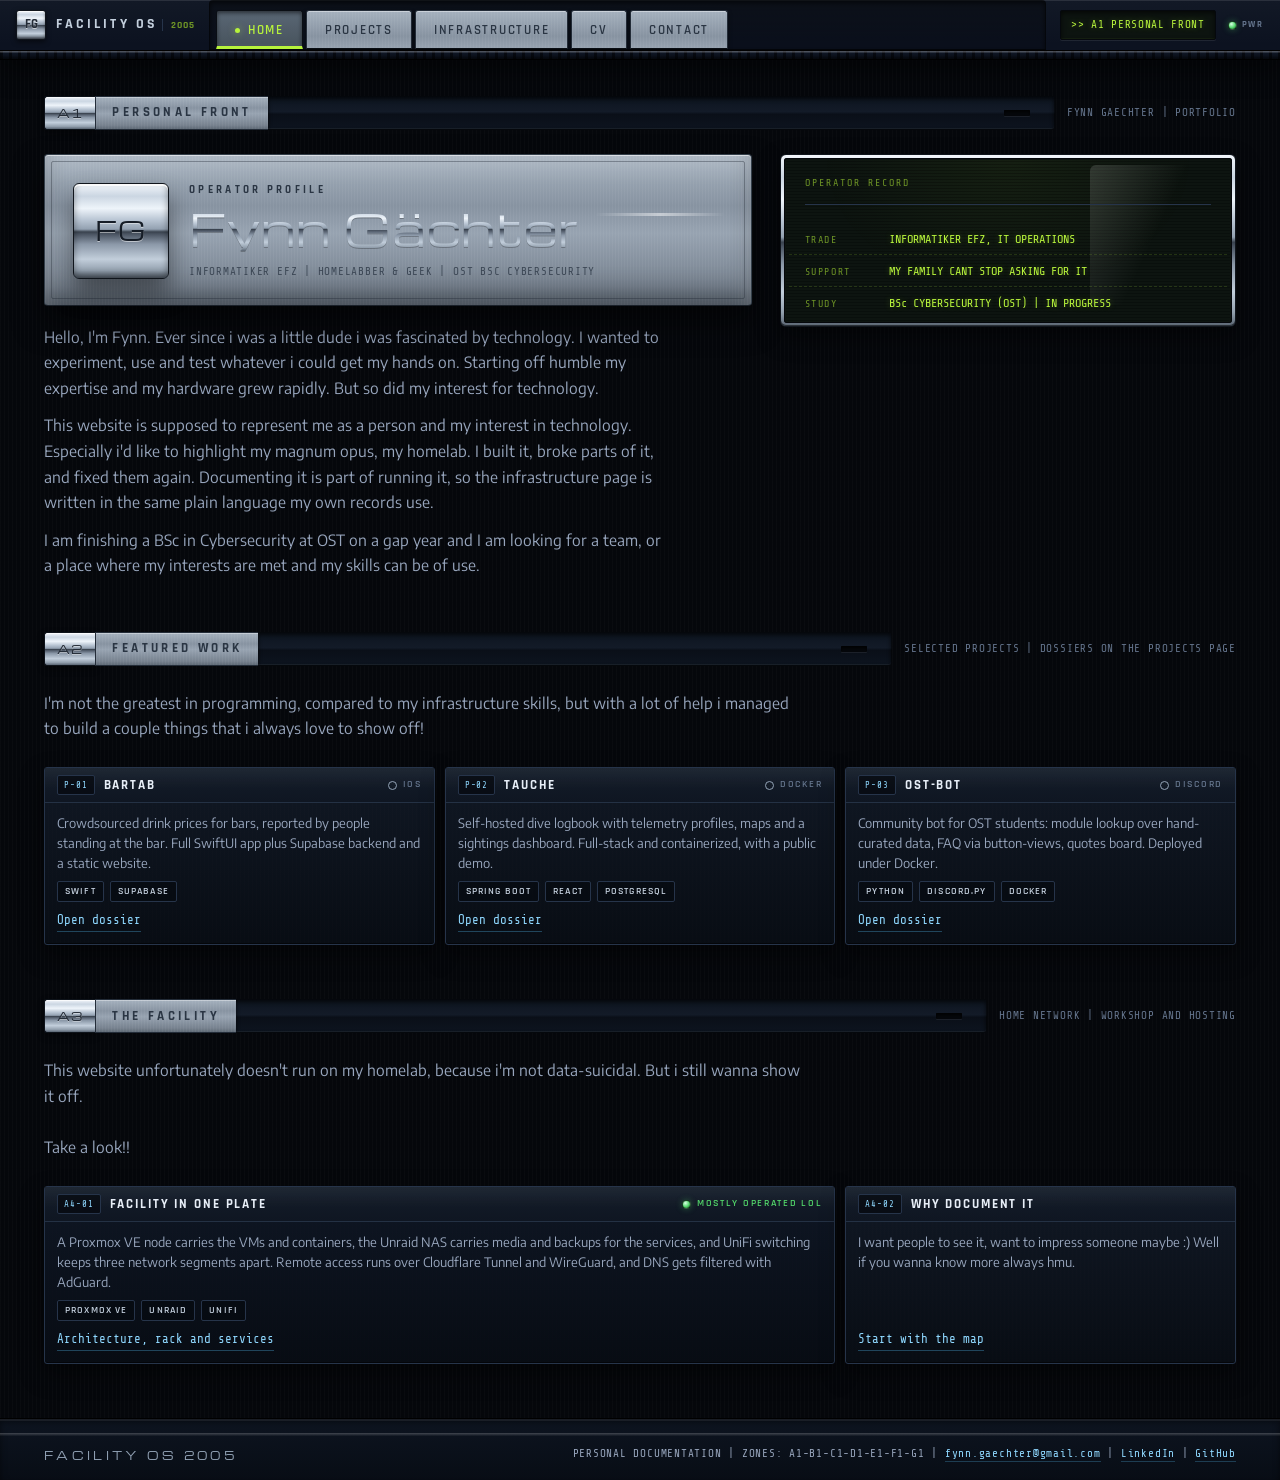
<file: index.html>
<!DOCTYPE html>
<html lang="en">

<head>
  <meta charset="UTF-8" />
  <meta name="viewport" content="width=device-width, initial-scale=1.0" />
  <meta name="referrer" content="strict-origin-when-cross-origin" />
  <meta http-equiv="Content-Security-Policy" content="default-src 'self'; img-src 'self' data:; style-src 'self' 'unsafe-inline'; font-src 'self'; script-src 'self'; connect-src 'self'; form-action 'self'; base-uri 'self'; object-src 'none'; " />

  <title>Fynn Gächter | Linux Operations, Infrastructure & Self-Hosting</title>
  <meta name="description"
    content="Personal portfolio of Fynn Gächter: Linux IT operations, infrastructure engineering and self-hosted software projects, built around a homelab running Proxmox VE, Unraid and UniFi." />
  <link rel="stylesheet" href="css/main.css" />
  <link rel="icon" type="image/svg+xml" href="assets/favicon.svg" />
  <meta property="og:site_name" content="Fynn Gächter" />
  <meta property="og:type" content="website" />
  <meta property="og:title" content="Fynn Gächter | Linux Operations, Infrastructure & Self-Hosting" />
  <meta property="og:description" content="Linux IT operations, infrastructure engineering and self-hosted projects. Proxmox VE, Unraid, UniFi, Cloudflare Tunnel and more, documented as operated." />
  <meta property="og:image" content="https://cv.gaechter.me/assets/og/og.png" />
  <meta property="og:locale" content="en_US" />
  <link rel="canonical" href="https://cv.gaechter.me/" />
  <meta property="og:url" content="https://cv.gaechter.me/" />

  <meta name="twitter:card" content="summary_large_image" />
  <meta name="twitter:title" content="Fynn Gächter | Linux Operations, Infrastructure & Self-Hosting" />
  <meta name="twitter:description" content="Linux IT operations, infrastructure engineering and self-hosted projects. Proxmox VE, Unraid, UniFi, Cloudflare Tunnel and more, documented as operated." />
  <meta name="twitter:image" content="https://cv.gaechter.me/assets/og/og.png" />
  <script type="application/ld+json">
  {
    "@context": "https://schema.org",
    "@graph": [
      {
        "@type": "WebSite",
        "@id": "https://cv.gaechter.me/#website",
        "url": "https://cv.gaechter.me/",
        "name": "Fynn Gächter",
        "description": "Personal portfolio: Linux operations, infrastructure and projects."
      },
      {
        "@type": "Person",
        "@id": "https://cv.gaechter.me/#person",
        "url": "https://cv.gaechter.me/",
        "name": "Fynn Gächter",
        "jobTitle": "IT Operations (Informatiker EFZ), BSc Cybersecurity student",
        "address": { "@type": "PostalAddress", "addressLocality": "Zürich", "addressCountry": "CH" },
        "email": "mailto:fynn.gaechter@gmail.com",
        "telephone": "+41 79 227 71 11",
        "sameAs": [
          "https://github.com/Swissschoggi",
          "https://www.linkedin.com/in/fynn-g%C3%A4chter"
        ],
        "knowsAbout": ["Linux", "Proxmox VE", "Unraid", "UniFi", "Docker", "IT Infrastructure", "Cybersecurity"],
        "alumniOf": { "@type": "CollegeOrUniversity", "name": "Ostschweizer Fachhochschule (OST)" }
      }
    ]
  }
  </script>
</head>
</head>

<body>
  <a class="skip-link" href="#home">Skip to content</a>


  <!-- ================= CONTROL FASCIA (top bar) ================= -->
  <header class="fascia" id="topbar">
    <div class="fs-top">
      <a class="bp" href="index.html" aria-label="Facility OS home">
        <span class="bp-chip" aria-hidden="true">FG</span>
        <span class="bp-id">FACILITY&nbsp;OS<b>2005</b></span>
      </a>

      <nav class="tabrail" aria-label="Main navigation">
        <ul>
          <li><a class="ftab is-live" href="index.html" aria-current="page">Home</a></li>
          <li><a class="ftab" href="projects.html">Projects</a></li>
          <li><a class="ftab" href="infrastructure.html">Infrastructure</a></li>
          <li><a class="ftab" href="cv.html">CV</a></li>
          <li><a class="ftab" href="contact.html">Contact</a></li>
        </ul>
      </nav>

      <div class="fs-right">
        <span class="f-lcd" id="navlcd" aria-hidden="true">&gt;&gt; A1 PERSONAL FRONT</span>
        <span class="f-led" title="Console power indicator (chassis only)">
          <i class="leddot leddot-green leddot-breathe" aria-hidden="true"></i><em>PWR</em>
        </span>
      </div>
    </div>
    <div class="fs-chan" aria-hidden="true"></div>
  </header>


  <main>

    <!-- ================= BAND A1: PERSONAL FRONT ================= -->
    <section class="band band-front" id="home" data-band="A1" aria-labelledby="person-title">
      <div class="railhead">
        <span class="rtag" aria-hidden="true">A1</span>
        <span class="rname">Personal Front</span>
        <span class="rlong"></span>
        <span class="rmeta mono-sm">FYNN GAECHTER | PORTFOLIO</span>
      </div>

      <div class="wrap front-grid">
        <div class="front-name">
          <div class="np">
            <div class="np-chip" aria-hidden="true">FG</div>
            <div class="np-id">
              <p class="np-kicker" id="person-title">Operator Profile</p>
              <h1 class="np-facility chrome-letters">Fynn&nbsp;G&auml;chter</h1>
              <p class="np-etch mono-sm">INFORMATIKER EFZ | HOMELABBER & GEEK | OST BSc CYBERSECURITY</p>
            </div>
          </div>

          <div class="np-foot">
            <p class="front-copy">
              Hello, I'm Fynn. Ever since i was a little dude i was fascinated by technology.
              I wanted to experiment, use and test whatever i could get my hands on.
              Starting off humble my expertise and my hardware grew rapidly. But so did my interest
              for technology.
            </p>
            <p class="front-copy">
              This website is supposed to represent me as a person and my interest in technology.
              Especially i'd like to highlight my magnum opus, my homelab. I built it,
              broke parts of it, and fixed them again. Documenting it is
              part of running it, so the infrastructure page is written in the same plain
              language my own records use.
            </p>
            <p class="front-copy">
              I am finishing a BSc in Cybersecurity at OST on a gap year and I am looking
              for a team, or a place where my interests are met and my skills can be of use.
            </p>
          </div>
        </div>

        <div class="hero-screen screen">
          <div class="screen-lip">
            <div class="screen-glass">
              <p class="sc-head">OPERATOR RECORD</p>
              <div class="sc-lines" role="list">
                <p role="listitem"><span>TRADE</span><b>INFORMATIKER EFZ, IT OPERATIONS</b></p>
                <p role="listitem"><span>SUPPORT</span><b>MY FAMILY CANT STOP ASKING FOR IT</b></p>
                <p role="listitem"><span>STUDY</span><b>BSc CYBERSECURITY (OST) | IN PROGRESS</b></p>
              </div>
            </div>
          </div>
        </div>
      </div>
    </section>

    <!-- ================= BAND A2: FEATURED WORK ================= -->
    <section class="band" id="featured" data-band="A2" aria-labelledby="featured-title">
      <div class="railhead">
        <span class="rtag" aria-hidden="true">A2</span>
        <span class="rname">Featured Work</span>
        <span class="rlong"></span>
        <span class="rmeta mono-sm">SELECTED PROJECTS | DOSSIERS ON THE PROJECTS PAGE</span>
      </div>

      <div class="wrap">
        <p class="band-intro">
          I'm not the greatest in programming, compared to my infrastructure skills, but with a lot of help i managed to
          build a couple things that i always love to show off!
        </p>

        <div class="mgrid">
          <article class="smod sm-4" aria-label="Highlighted project BarTab">
            <header class="sm-head">
              <span class="sidx">P-01</span>
              <h4 class="sm-name">BarTab</h4>
              <span class="sm-state sm-state-neutral"><i class="leddot leddot-unknown"
                  aria-hidden="true"></i><em>iOS</em></span>
            </header>
            <div class="sm-body">
              <p class="sm-desc">Crowdsourced drink prices for bars, reported by people standing at the bar. Full
                SwiftUI app plus Supabase backend and a static website.</p>
              <div class="sm-meta"><span class="sm-chip">Swift</span><span class="sm-chip">Supabase</span></div>
              <div class="sm-meta"><a class="oplink" href="projects.html#bartab">Open dossier</a></div>
            </div>
          </article>

          <article class="smod sm-4" aria-label="Highlighted project Tauche">
            <header class="sm-head">
              <span class="sidx">P-02</span>
              <h4 class="sm-name">Tauche</h4>
              <span class="sm-state sm-state-neutral"><i class="leddot leddot-unknown"
                  aria-hidden="true"></i><em>Docker</em></span>
            </header>
            <div class="sm-body">
              <p class="sm-desc">Self-hosted dive logbook with telemetry profiles, maps and a sightings dashboard.
                Full-stack and containerized, with a public demo.</p>
              <div class="sm-meta"><span class="sm-chip">Spring Boot</span><span class="sm-chip">React</span><span
                  class="sm-chip">PostgreSQL</span></div>
              <div class="sm-meta"><a class="oplink" href="projects.html#tauche">Open dossier</a></div>
            </div>
          </article>

          <article class="smod sm-4" aria-label="Highlighted project ost-bot">
            <header class="sm-head">
              <span class="sidx">P-03</span>
              <h4 class="sm-name">ost-bot</h4>
              <span class="sm-state sm-state-neutral"><i class="leddot leddot-unknown"
                  aria-hidden="true"></i><em>Discord</em></span>
            </header>
            <div class="sm-body">
              <p class="sm-desc">Community bot for OST students: module lookup over hand-curated data, FAQ via
                button-views, quotes board. Deployed under Docker.</p>
              <div class="sm-meta"><span class="sm-chip">Python</span><span class="sm-chip">discord.py</span><span
                  class="sm-chip">Docker</span></div>
              <div class="sm-meta"><a class="oplink" href="projects.html#ost-bot">Open dossier</a></div>
            </div>
          </article>
        </div>
      </div>
    </section>

    <!-- ================= BAND A3: FACILITY INTRO ================= -->
    <section class="band" id="facility" data-band="A3" aria-labelledby="facility-intro-title">
      <div class="railhead">
        <span class="rtag" aria-hidden="true">A3</span>
        <span class="rname">The Facility</span>
        <span class="rlong"></span>
        <span class="rmeta mono-sm">HOME NETWORK | WORKSHOP AND HOSTING</span>
      </div>

      <div class="wrap">
        <p class="band-intro">
          This website unfortunately doesn't run on my homelab, because i'm not data-suicidal. But i still wanna show it
          off. </p>
        <p class="band-intro">
          Take a look!!
        </p>
        </p>

        <div class="mgrid">
          <article class="smod sm-8 sm-carry" aria-label="Facility summary plate A4-01">
            <header class="sm-head">
              <span class="sidx">A4-01</span>
              <h4 class="sm-name">Facility In One Plate</h4>
              <span class="sm-state"><i class="leddot leddot-green" aria-hidden="true"></i><em>Mostly Operated
                  lol</em></span>
            </header>
            <div class="sm-body">
              <p class="sm-desc">
                A Proxmox VE node carries the VMs and containers, the Unraid NAS carries
                media and backups for the services, and UniFi switching keeps
                three network segments apart. Remote access runs over Cloudflare Tunnel and
                WireGuard, and DNS gets filtered with AdGuard.
              </p>
              <div class="sm-meta">
                <span class="sm-chip">Proxmox VE</span>
                <span class="sm-chip">Unraid</span>
                <span class="sm-chip">UniFi</span>
              </div>
              <div class="sm-meta"><a class="oplink" href="infrastructure.html">Architecture, rack and services</a>
              </div>
            </div>
          </article>

          <article class="smod sm-4" aria-label="Plate A4-02 documentation note">
            <header class="sm-head">
              <span class="sidx">A4-02</span>
              <h4 class="sm-name">Why Document It</h4>
            </header>
            <div class="sm-body">
              <p class="sm-desc">
                I want people to see it, want to impress someone maybe :)
                Well if you wanna know more always hmu.
              </p>
              <div class="sm-meta"><a class="oplink" href="infrastructure.html#architecture">Start with the map</a>
              </div>
            </div>
          </article>
        </div>
      </div>
    </section>

  </main>


  <!-- ================= DUMP STRIP (footer) ================= -->
  <footer class="dump">
    <div class="wrap dump-grid">
      <span class="dump-brand">FACILITY OS 2005</span>
      <span class="dump-note mono-sm">
        PERSONAL DOCUMENTATION | ZONES: A1-B1-C1-D1-E1-F1-G1
        | <a class="dumplink" href="mailto:fynn.gaechter@gmail.com">fynn.gaechter@gmail.com</a>
        | <a class="dumplink" href="https://www.linkedin.com/in/fynn-g%C3%A4chter" target="_blank"
          rel="noopener">LinkedIn</a>
        | <a class="dumplink" href="https://github.com/Swissschoggi" target="_blank" rel="noopener">GitHub</a>
      </span>
    </div>
  </footer>

  <script src="js/main.js" defer></script>
</body>

</html>
</file>
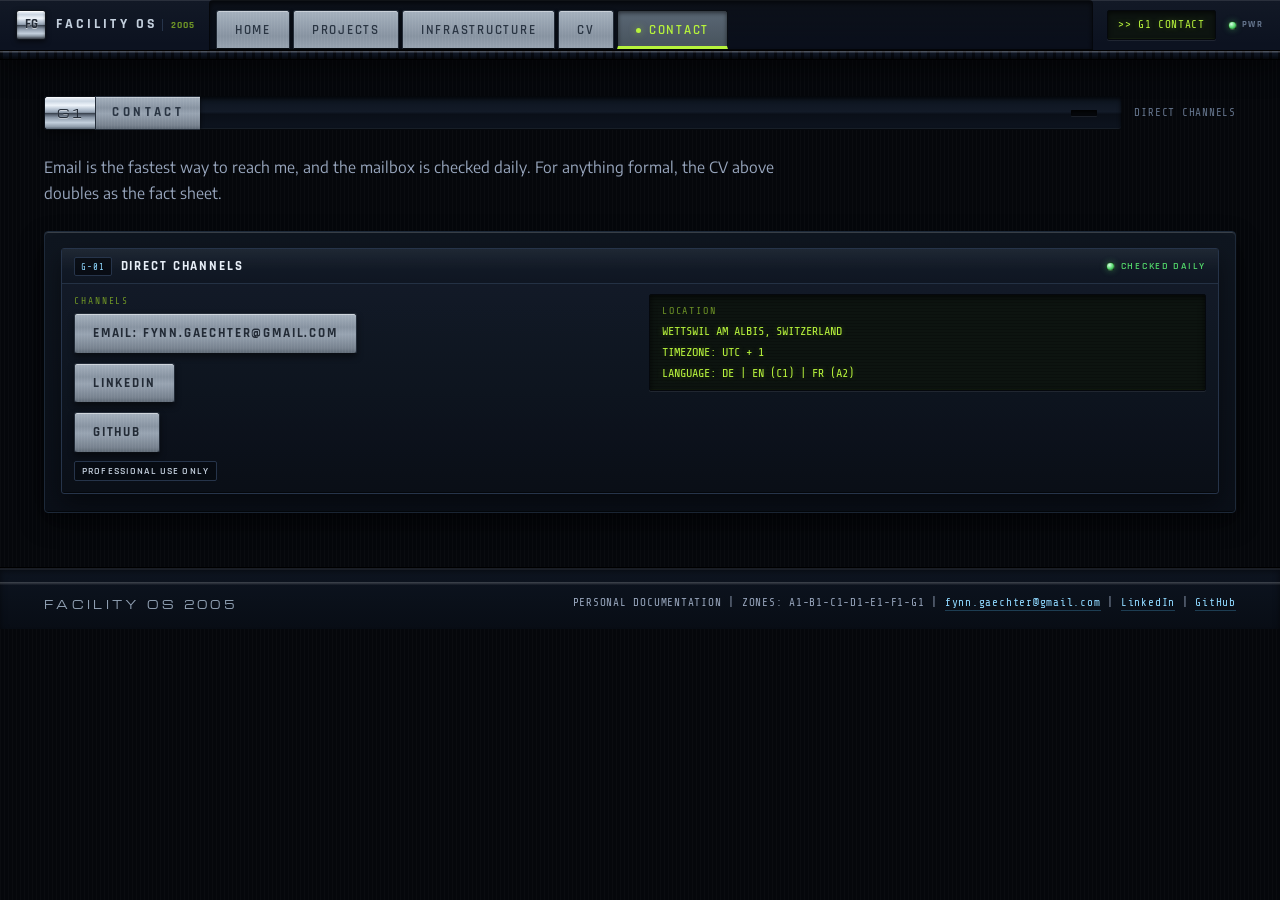
<file: contact.html>
<!DOCTYPE html>
<html lang="en">

<head>
  <meta charset="UTF-8" />
  <meta name="viewport" content="width=device-width, initial-scale=1.0" />
  <meta name="referrer" content="strict-origin-when-cross-origin" />
  <meta http-equiv="Content-Security-Policy" content="default-src 'self'; img-src 'self' data:; style-src 'self' 'unsafe-inline'; font-src 'self'; script-src 'self'; connect-src 'self'; form-action 'self'; base-uri 'self'; object-src 'none'; " />

  <title>Contact | Fynn Gächter</title>
  <meta name="description" content="Contact Fynn Gächter directly by email, phone, LinkedIn or GitHub. Using Swiss contact channels for professional inquiries." />
  <link rel="stylesheet" href="css/main.css" />
  <link rel="icon" type="image/svg+xml" href="assets/favicon.svg" />
  <meta property="og:site_name" content="Fynn Gächter" />
  <meta property="og:type" content="website" />
  <meta property="og:title" content="Contact | Fynn Gächter" />
  <meta property="og:description" content="Direct professional channels: email, phone, LinkedIn and GitHub. Email replies daily." />
  <meta property="og:image" content="https://cv.gaechter.me/assets/og/og.png" />
  <meta property="og:locale" content="en_US" />
  <link rel="canonical" href="https://cv.gaechter.me/contact.html" />
  <meta property="og:url" content="https://cv.gaechter.me/contact.html" />

  <meta name="twitter:card" content="summary_large_image" />
  <meta name="twitter:title" content="Contact | Fynn Gächter" />
  <meta name="twitter:description" content="Direct professional channels: email, phone, LinkedIn and GitHub. Email replies daily." />
  <meta name="twitter:image" content="https://cv.gaechter.me/assets/og/og.png" />
</head>

<body>
  <a class="skip-link" href="#contact">Skip to content</a>


  <!-- ================= CONTROL FASCIA (top bar) ================= -->
  <header class="fascia" id="topbar">
    <div class="fs-top">
      <a class="bp" href="index.html" aria-label="Facility OS home">
        <span class="bp-chip" aria-hidden="true">FG</span>
        <span class="bp-id">FACILITY&nbsp;OS<b>2005</b></span>
      </a>

      <nav class="tabrail" aria-label="Main navigation">
        <ul>
          <li><a class="ftab" href="index.html" aria-current="page">Home</a></li>
          <li><a class="ftab" href="projects.html">Projects</a></li>
          <li><a class="ftab" href="infrastructure.html">Infrastructure</a></li>
          <li><a class="ftab" href="cv.html">CV</a></li>
          <li><a class="ftab is-live" href="contact.html">Contact</a></li>
        </ul>
      </nav>

      <div class="fs-right">
        <span class="f-lcd" id="navlcd" aria-hidden="true">&gt;&gt; G1 CONTACT</span>
        <span class="f-led" title="Console power indicator (chassis only)">
          <i class="leddot leddot-green leddot-breathe" aria-hidden="true"></i><em>PWR</em>
        </span>
      </div>
    </div>
    <div class="fs-chan" aria-hidden="true"></div>
  </header>


  <main>

    <!-- ================= BAND G1: CONTACT ================= -->
    <section class="band band-first" id="contact" data-band="G1" aria-labelledby="contact-title">
      <div class="railhead">
        <span class="rtag" aria-hidden="true">G1</span>
        <span class="rname" id="contact-title">Contact</span>
        <span class="rlong"></span>
        <span class="rmeta mono-sm">DIRECT CHANNELS</span>
      </div>

      <div class="wrap">
        <p class="band-intro">
          Email is the fastest way to reach me, and the mailbox is checked daily. For
          anything formal, the CV above doubles as the fact sheet.
        </p>

        <div class="mshelf">
          <article class="smod" aria-label="Contact plate G-01">
            <header class="sm-head">
              <span class="sidx">G-01</span>
              <h4 class="sm-name">Direct Channels</h4>
              <span class="sm-state"><i class="leddot leddot-green" aria-hidden="true"></i><em>Checked daily</em></span>
            </header>
            <div class="sm-body">
              <div class="contactbody">
                <div class="proj-lines">
                  <div class="proj-line">
                    <span class="plabel">Channels</span>
                    <div class="contactlinks">
                      <a class="metalbtn" href="mailto:fynn.gaechter@gmail.com">Email: fynn.gaechter@gmail.com</a>
                      <a class="metalbtn" href="https://www.linkedin.com/in/fynn-g%C3%A4chter" target="_blank"
                        rel="noopener">LinkedIn</a>
                      <a class="metalbtn" href="https://github.com/Swissschoggi" target="_blank"
                        rel="noopener">GitHub</a>
                    </div>
                  </div>
                </div>
                <div class="proj-side">
                  <div class="lcdmini">
                    <b>LOCATION</b>
                    <span>WETTSWIL AM ALBIS, SWITZERLAND</span>
                    <span>TIMEZONE: UTC + 1</span>
                    <span>LANGUAGE: DE | EN (C1) | FR (A2)</span>
                  </div>

                </div>
              </div>
              <div class="sm-meta"><span class="sm-chip">Professional use only</span></div>
            </div>
          </article>
        </div>
      </div>
    </section>

  </main>


  <!-- ================= DUMP STRIP (footer) ================= -->
  <footer class="dump">
    <div class="wrap dump-grid">
      <span class="dump-brand">FACILITY OS 2005</span>
      <span class="dump-note mono-sm">
        PERSONAL DOCUMENTATION | ZONES: A1-B1-C1-D1-E1-F1-G1
        | <a class="dumplink" href="mailto:fynn.gaechter@gmail.com">fynn.gaechter@gmail.com</a>
        | <a class="dumplink" href="https://www.linkedin.com/in/fynn-g%C3%A4chter" target="_blank"
          rel="noopener">LinkedIn</a>
        | <a class="dumplink" href="https://github.com/Swissschoggi" target="_blank" rel="noopener">GitHub</a>
      </span>
    </div>
  </footer>

  <script src="js/main.js" defer></script>
</body>

</html>
</file>
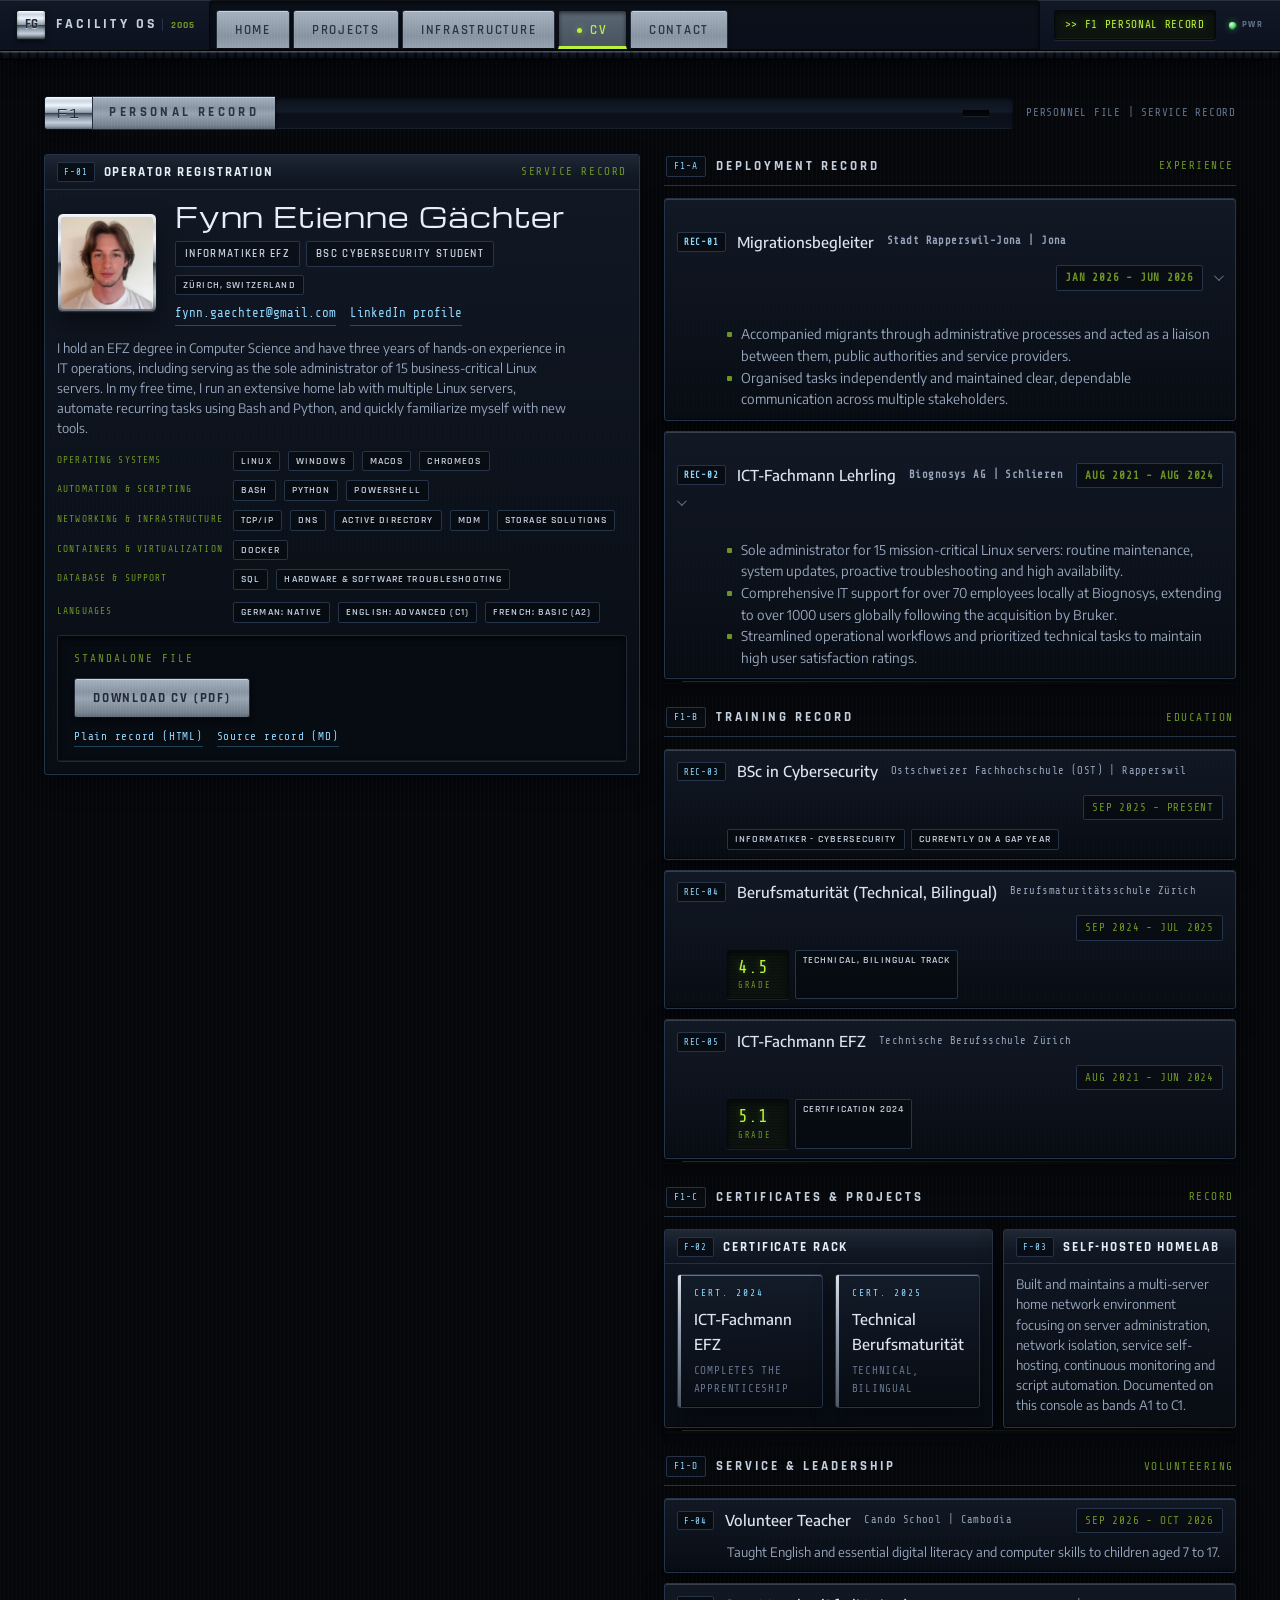
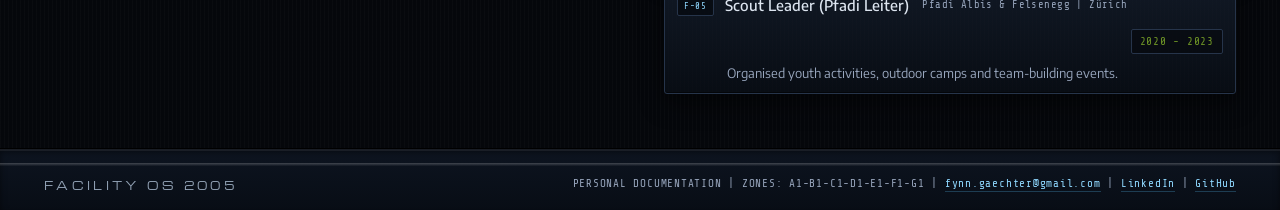
<file: cv.html>
<!DOCTYPE html>
<html lang="en">

<head>
  <meta charset="UTF-8" />
  <meta name="viewport" content="width=device-width, initial-scale=1.0" />
  <meta name="referrer" content="strict-origin-when-cross-origin" />
  <meta http-equiv="Content-Security-Policy" content="default-src 'self'; img-src 'self' data:; style-src 'self' 'unsafe-inline'; font-src 'self'; script-src 'self'; connect-src 'self'; form-action 'self'; base-uri 'self'; object-src 'none'; " />

  <title>CV | Informatiker EFZ | Fynn Gächter</title>
  <meta name="description"
    content="Service record of Fynn Gächter: Informatiker EFZ with 3 years of Linux operations, BSc Cybersecurity student at OST, with a downloadable CV as PDF." />
  <link rel="stylesheet" href="css/main.css" />
  <link rel="icon" type="image/svg+xml" href="assets/favicon.svg" />
  <meta property="og:site_name" content="Fynn Gächter" />
  <meta property="og:type" content="website" />
  <meta property="og:title" content="CV | Informatiker EFZ | Fynn Gächter" />
  <meta property="og:description" content="Work experience, education and technical competencies, plus a downloadable CV as a properly formatted standalone PDF." />
  <meta property="og:image" content="https://cv.gaechter.me/assets/og/og.png" />
  <meta property="og:locale" content="en_US" />
  <link rel="canonical" href="https://cv.gaechter.me/cv.html" />
  <meta property="og:url" content="https://cv.gaechter.me/cv.html" />

  <meta name="twitter:card" content="summary_large_image" />
  <meta name="twitter:title" content="CV | Informatiker EFZ | Fynn Gächter" />
  <meta name="twitter:description" content="Work experience, education and technical competencies, plus a downloadable CV as a properly formatted standalone PDF." />
  <meta name="twitter:image" content="https://cv.gaechter.me/assets/og/og.png" />
</head>

<body>
  <a class="skip-link" href="#operator">Skip to content</a>


  <!-- ================= CONTROL FASCIA (top bar) ================= -->
  <header class="fascia" id="topbar">
    <div class="fs-top">
      <a class="bp" href="index.html" aria-label="Facility OS home">
        <span class="bp-chip" aria-hidden="true">FG</span>
        <span class="bp-id">FACILITY&nbsp;OS<b>2005</b></span>
      </a>

      <nav class="tabrail" aria-label="Main navigation">
        <ul>
          <li><a class="ftab" href="index.html" aria-current="page">Home</a></li>
          <li><a class="ftab" href="projects.html">Projects</a></li>
          <li><a class="ftab" href="infrastructure.html">Infrastructure</a></li>
          <li><a class="ftab is-live" href="cv.html">CV</a></li>
          <li><a class="ftab" href="contact.html">Contact</a></li>
        </ul>
      </nav>

      <div class="fs-right">
        <span class="f-lcd" id="navlcd" aria-hidden="true">&gt;&gt; F1 OPERATOR RECORD</span>
        <span class="f-led" title="Console power indicator (chassis only)">
          <i class="leddot leddot-green leddot-breathe" aria-hidden="true"></i><em>PWR</em>
        </span>
      </div>
    </div>
    <div class="fs-chan" aria-hidden="true"></div>
  </header>


  <main>
    <!-- ================= BAND F1: OPERATOR RECORD (CV) ================= -->
    <section class="band" id="operator" data-band="F1" aria-labelledby="operator-title">
      <div class="railhead">
        <span class="rtag" aria-hidden="true">F1</span>
        <span class="rname" id="operator-title">Personal Record</span>
        <span class="rlong"></span>
        <span class="rmeta mono-sm">PERSONNEL FILE | SERVICE RECORD</span>
      </div>

      <div class="wrap">

        <div class="filegrid">

          <!-- FILE FRONT: registration plate -->
          <article class="smod file-front" aria-label="Operator registration plate">
            <header class="sm-head">
              <span class="sidx">F-01</span>
              <h3 class="sm-name">Operator Registration</h3>
              <span class="gstamp mono-sm">SERVICE RECORD</span>
            </header>
            <div class="sm-body">

              <div class="opfront">
                <figure class="opimg">
                  <img src="assets/CV/goat.jpeg" alt="Portrait of Fynn Gächter" width="92" height="92" loading="lazy">
                </figure>
                <div class="opident">
                  <p class="opname">Fynn Etienne Gächter</p>
                  <div class="sm-meta oprole">
                    <span class="etch-chip etch-dark">Informatiker EFZ</span>
                    <span class="etch-chip etch-dark">BSc Cybersecurity Student</span>
                  </div>
                  <div class="sm-meta">
                    <span class="sm-chip">Zürich, Switzerland</span>
                  </div>
                  <div class="oplinks">
                    <a class="oplink" href="mailto:fynn.gaechter@gmail.com">fynn.gaechter@gmail.com</a>
                    <a class="oplink" href="https://www.linkedin.com/in/fynn-g%C3%A4chter" target="_blank"
                      rel="noopener">LinkedIn profile</a>
                  </div>
                </div>
              </div>

              <p class="sm-desc opabout">
                I hold an EFZ degree in Computer Science and have three years of hands-on experience in IT operations,
                including serving as the sole administrator of 15 business-critical Linux servers. In my free time, I
                run an extensive home lab with multiple Linux servers, automate recurring tasks using Bash and Python,
                and quickly familiarize myself with new tools.
              </p>

              <div class="captainer" role="group" aria-label="Technical competencies">
                <div class="capline">
                  <span class="caplabel mono-sm">Operating systems</span>
                  <span class="sm-chip">Linux</span>
                  <span class="sm-chip">Windows</span>
                  <span class="sm-chip">MacOS</span>
                  <span class="sm-chip">ChromeOS</span>
                </div>
                <div class="capline">
                  <span class="caplabel mono-sm">Automation &amp; scripting</span>
                  <span class="sm-chip">Bash</span>
                  <span class="sm-chip">Python</span>
                  <span class="sm-chip">PowerShell</span>
                </div>
                <div class="capline">
                  <span class="caplabel mono-sm">Networking &amp; infrastructure</span>
                  <span class="sm-chip">TCP/IP</span>
                  <span class="sm-chip">DNS</span>
                  <span class="sm-chip">Active Directory</span>
                  <span class="sm-chip">MDM</span>
                  <span class="sm-chip">Storage solutions</span>
                </div>
                <div class="capline">
                  <span class="caplabel mono-sm">Containers &amp; virtualization</span>
                  <span class="sm-chip">Docker</span>
                </div>
                <div class="capline">
                  <span class="caplabel mono-sm">Database &amp; support</span>
                  <span class="sm-chip">SQL</span>
                  <span class="sm-chip">Hardware &amp; software troubleshooting</span>
                </div>
              </div>

              <div class="capline">
                <span class="caplabel mono-sm">LANGUAGES</span>
                <span class="sm-chip">German: native</span>
                <span class="sm-chip">English: advanced (C1)</span>
                <span class="sm-chip">French: basic (A2)</span>
              </div>

              <!-- DOWNLOAD PLATE -->
              <div class="dldplate">
                <p class="dldhead mono-sm">STANDALONE FILE</p>
                <a class="metalbtn" href="cv/fynn-gaechter-cv.pdf" download="Fynn-Gaechter-CV.pdf">
                  Download CV (PDF)
                </a>
                <div class="dldalt mono-sm">
                  <a href="cv/fynn-gaechter-cv.html" target="_blank" rel="noopener">Plain record (HTML)</a>
                  <a href="cv/fynn-gaechter-cv.md" download="Fynn-Gaechter-CV.md">Source record (MD)</a>
                </div>
              </div>

            </div>
          </article>

          <!-- FILE ROWS: records -->
          <div class="filerecs">

            <div class="mgroup">
              <div class="mgroup-head">
                <span class="mgidx">F1-A</span>
                <h3 class="mgname">Deployment Record</h3>
                <span class="gstamp mono-sm">EXPERIENCE</span>
              </div>
              <div class="mgrid">

                <article class="smod sm-12 recrow" aria-label="Record REC-01 Migrationsbegleiter">
                  <h4><button class="btn-slot rec-head" aria-expanded="false">
                      <span class="sidx">REC-01</span>
                      <span class="retitle">Migrationsbegleiter</span>
                      <span class="reorg">Stadt Rapperswil-Jona | Jona</span>
                      <span class="redate mono-sm">JAN 2026 - JUN 2026</span>
                      <span class="slot-chev" aria-hidden="true"></span>
                    </button></h4>
                  <div class="slot-drawer">
                    <div class="rebullets">
                      <ul role="list">
                        <li>Accompanied migrants through administrative processes and acted as a liaison between them,
                          public authorities and service providers.</li>
                        <li>Organised tasks independently and maintained clear, dependable communication across multiple
                          stakeholders.</li>
                      </ul>
                    </div>
                  </div>
                </article>

                <article class="smod sm-12 recrow" aria-label="Record REC-02 ICT-Fachmann apprenticing at Biognosys">
                  <h4><button class="btn-slot rec-head" aria-expanded="false">
                      <span class="sidx">REC-02</span>
                      <span class="retitle">ICT-Fachmann Lehrling</span>
                      <span class="reorg">Biognosys AG | Schlieren</span>
                      <span class="redate mono-sm">AUG 2021 - AUG 2024</span>
                      <span class="slot-chev" aria-hidden="true"></span>
                    </button></h4>
                  <div class="slot-drawer">
                    <div class="rebullets">
                      <ul role="list">
                        <li>Sole administrator for 15 mission-critical Linux servers: routine maintenance, system
                          updates, proactive troubleshooting and high availability.</li>
                        <li>Comprehensive IT support for over 70 employees locally at Biognosys, extending to over
                          1000 users globally following the acquisition by Bruker.</li>
                        <li>Streamlined operational workflows and prioritized technical tasks to maintain high user
                          satisfaction ratings.</li>
                      </ul>
                    </div>
                  </div>
                </article>

              </div>
            </div>

            <div class="group-seam" aria-hidden="true"></div>

            <div class="mgroup">
              <div class="mgroup-head">
                <span class="mgidx">F1-B</span>
                <h3 class="mgname">Training Record</h3>
                <span class="gstamp mono-sm">EDUCATION</span>
              </div>
              <div class="mgrid">

                <article class="smod sm-12 recrow" aria-label="Record REC-03 BSc Cybersecurity">
                  <div class="rec-head">
                    <span class="sidx">REC-03</span>
                    <span class="retitle">BSc in Cybersecurity</span>
                    <span class="reorg">Ostschweizer Fachhochschule (OST) | Rapperswil</span>
                    <span class="redate mono-sm">SEP 2025 - PRESENT</span>
                  </div>
                  <div class="sm-meta recmeta">
                    <span class="sm-chip">Informatiker - Cybersecurity</span>
                    <span class="sm-chip">Currently on a gap year</span>
                  </div>
                </article>

                <article class="smod sm-12 recrow" aria-label="Record REC-04 Berufsmaturität">
                  <div class="rec-head">
                    <span class="sidx">REC-04</span>
                    <span class="retitle">Berufsmaturität (Technical, Bilingual)</span>
                    <span class="reorg">Berufsmaturitätsschule Zürich</span>
                    <span class="redate mono-sm">SEP 2024 - JUL 2025</span>
                  </div>
                  <div class="sm-meta recmeta">
                    <span class="rec-grade"><span class="gradebox"><b>4.5</b><i>Grade</i></span></span>
                    <span class="sm-chip">Technical, bilingual track</span>

                  </div>
                </article>

                <article class="smod sm-12 recrow" aria-label="Record REC-05 ICT-Fachmann EFZ">
                  <div class="rec-head">
                    <span class="sidx">REC-05</span>
                    <span class="retitle">ICT-Fachmann EFZ</span>
                    <span class="reorg">Technische Berufsschule Zürich</span>
                    <span class="redate mono-sm">AUG 2021 - JUN 2024</span>
                  </div>
                  <div class="sm-meta recmeta">
                    <span class="rec-grade"><span class="gradebox"><b>5.1</b><i>Grade</i></span></span>
                    <span class="sm-chip">Certification 2024</span>
                  </div>
                </article>

              </div>
            </div>

            <div class="group-seam" aria-hidden="true"></div>

            <div class="mgroup">
              <div class="mgroup-head">
                <span class="mgidx">F1-C</span>
                <h3 class="mgname">Certificates &amp; Projects</h3>
                <span class="gstamp mono-sm">RECORD</span>
              </div>
              <div class="mgrid">

                <article class="smod sm-7" aria-label="Record F-02 certifications">
                  <header class="sm-head">
                    <span class="sidx">F-02</span>
                    <h4 class="sm-name">Certificate Rack</h4>
                  </header>
                  <div class="sm-body">
                    <div class="certrack">
                      <div class="certbay">
                        <span class="certyear">CERT. 2024</span>
                        <span class="certname">ICT-Fachmann EFZ</span>
                        <span class="mono-sm dim">COMPLETES THE APPRENTICESHIP</span>
                      </div>
                      <div class="certbay">
                        <span class="certyear">CERT. 2025</span>
                        <span class="certname">Technical Berufsmaturit&auml;t</span>
                        <span class="mono-sm dim">TECHNICAL, BILINGUAL</span>
                      </div>
                    </div>
                  </div>
                </article>

                <article class="smod sm-5" aria-label="Record F-03 project homelab">
                  <header class="sm-head">
                    <span class="sidx">F-03</span>
                    <h4 class="sm-name">Self-Hosted Homelab</h4>
                  </header>
                  <div class="sm-body">
                    <p class="sm-desc">Built and maintains a multi-server home network environment focusing on server
                      administration, network isolation, service self-hosting, continuous monitoring and script
                      automation. Documented on this console as bands A1 to C1.</p>
                  </div>
                </article>

              </div>
            </div>

            <div class="group-seam" aria-hidden="true"></div>

            <div class="mgroup">
              <div class="mgroup-head">
                <span class="mgidx">F1-D</span>
                <h3 class="mgname">Service &amp; Leadership</h3>
                <span class="gstamp mono-sm">VOLUNTEERING</span>
              </div>
              <div class="mgrid">

                <article class="smod sm-12 recrow" aria-label="Record F-04 volunteer teacher">
                  <div class="rec-head">
                    <span class="sidx">F-04</span>
                    <span class="retitle">Volunteer Teacher</span>
                    <span class="reorg">Cando School | Cambodia</span>
                    <span class="redate mono-sm">SEP 2026 - OCT 2026</span>
                  </div>
                  <p class="sm-desc redesc">Taught English and essential digital literacy and computer skills to
                    children aged 7 to 17.</p>
                </article>

                <article class="smod sm-12 recrow" aria-label="Record F-05 scout leader">
                  <div class="rec-head">
                    <span class="sidx">F-05</span>
                    <span class="retitle">Scout Leader (Pfadi Leiter)</span>
                    <span class="reorg">Pfadi Albis &amp; Felsenegg | Zürich</span>
                    <span class="redate mono-sm">2020 - 2023</span>
                  </div>
                  <p class="sm-desc redesc">Organised youth activities, outdoor camps and team-building events.</p>
                </article>

              </div>
            </div>

          </div>
        </div>
      </div>
    </section>



  </main>


  <!-- ================= DUMP STRIP (footer) ================= -->
  <footer class="dump">
    <div class="wrap dump-grid">
      <span class="dump-brand">FACILITY OS 2005</span>
      <span class="dump-note mono-sm">
        PERSONAL DOCUMENTATION | ZONES: A1-B1-C1-D1-E1-F1-G1
        | <a class="dumplink" href="mailto:fynn.gaechter@gmail.com">fynn.gaechter@gmail.com</a>
        | <a class="dumplink" href="https://www.linkedin.com/in/fynn-g%C3%A4chter" target="_blank"
          rel="noopener">LinkedIn</a>
        | <a class="dumplink" href="https://github.com/Swissschoggi" target="_blank" rel="noopener">GitHub</a>
      </span>
    </div>
  </footer>

  <script src="js/main.js" defer></script>
</body>

</html>
</file>
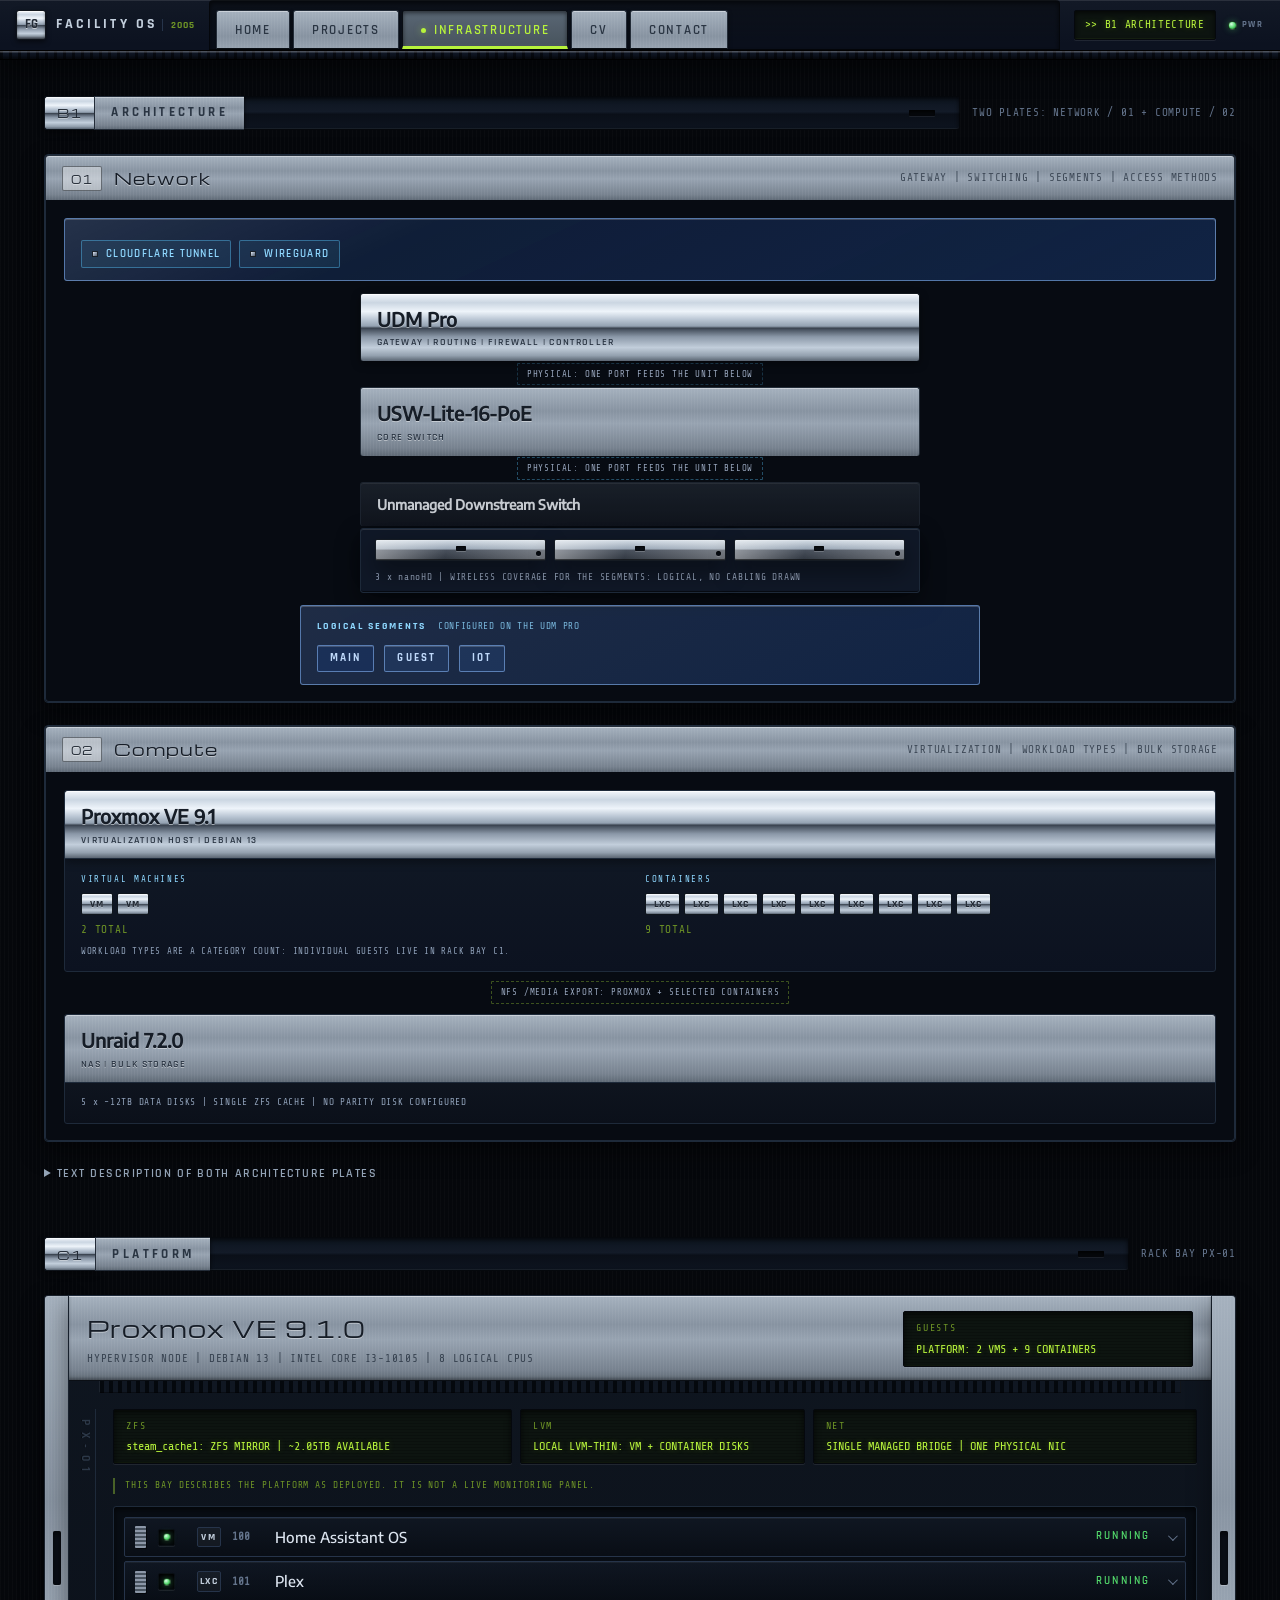
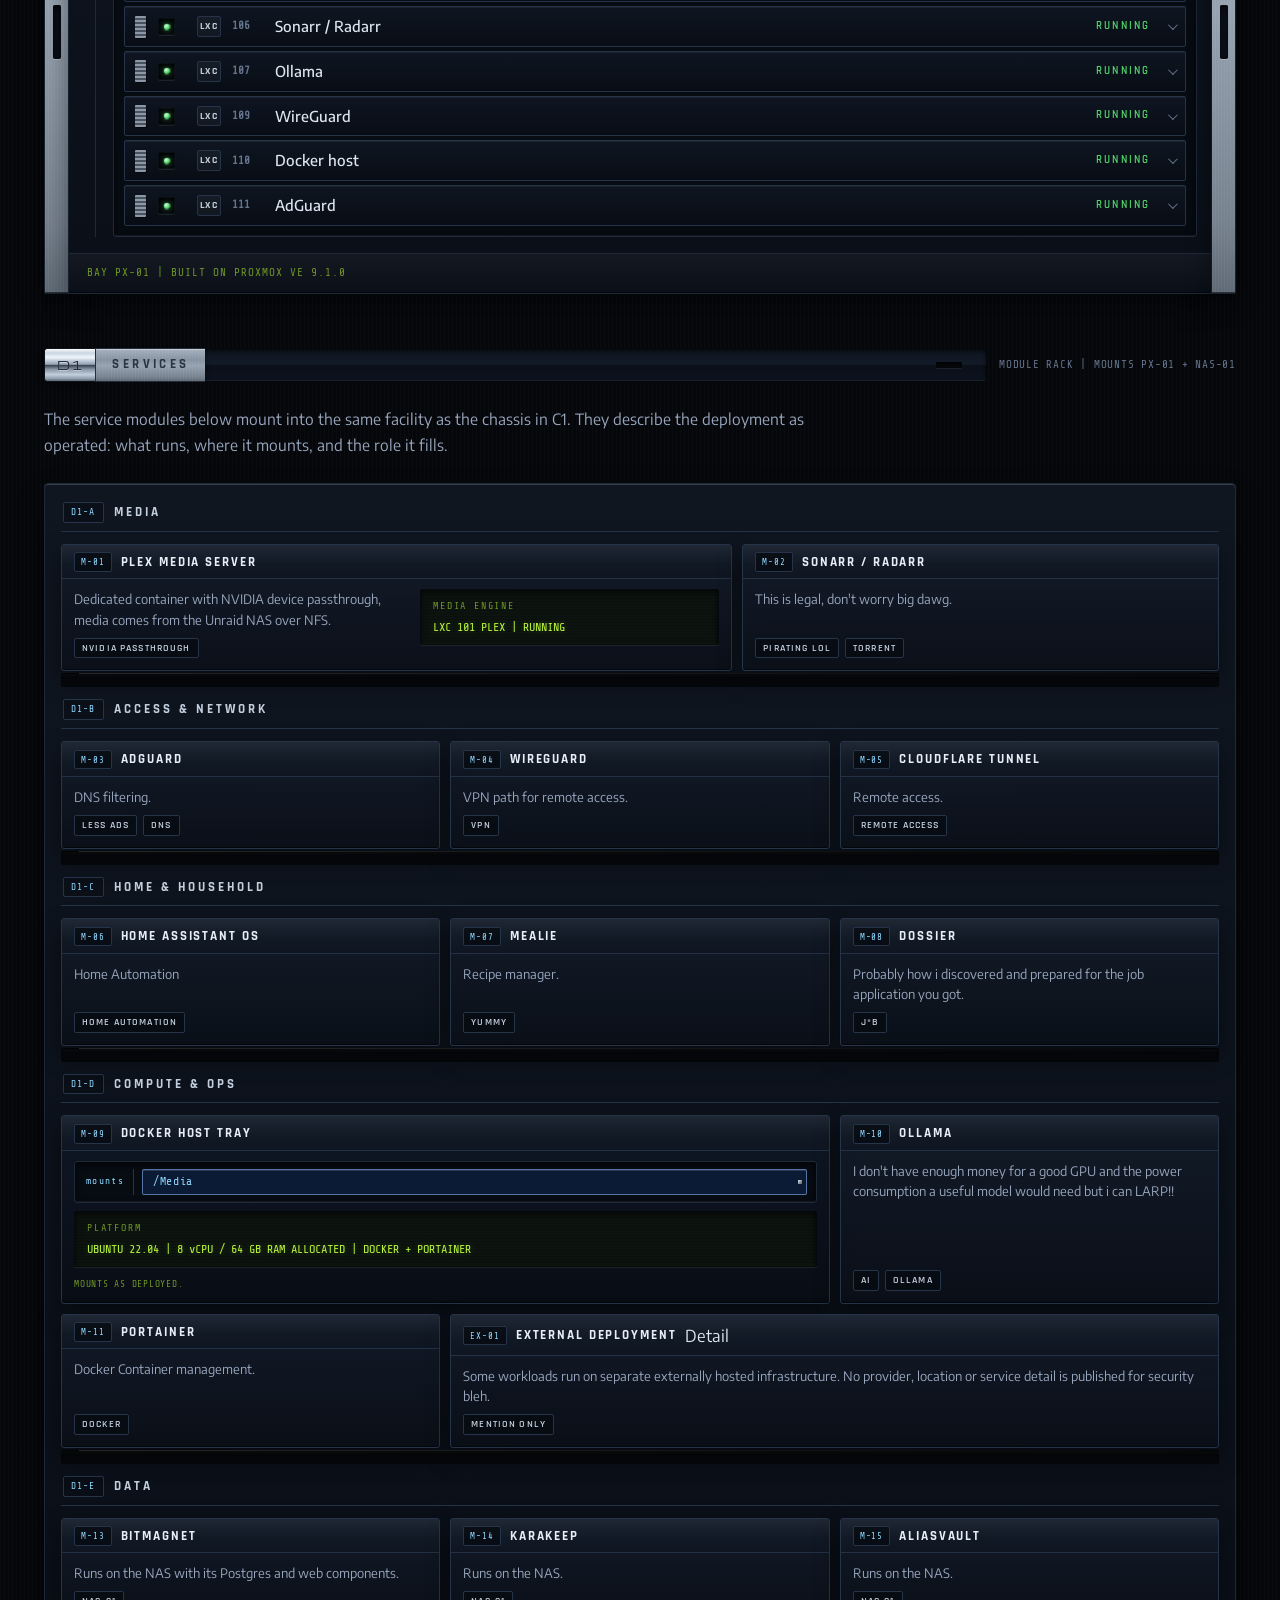
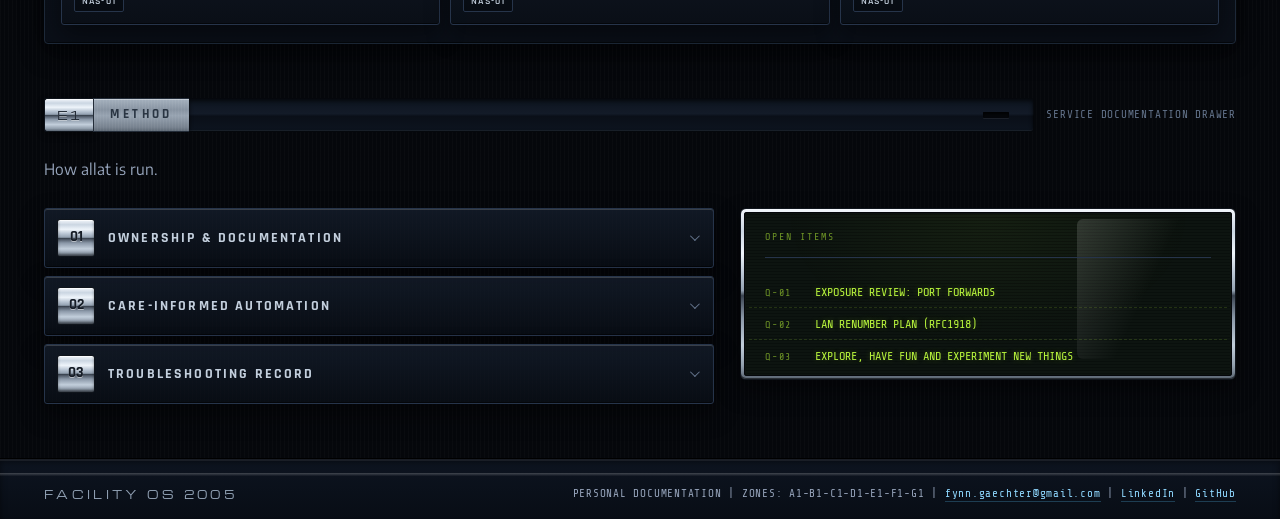
<file: infrastructure.html>
<!DOCTYPE html>
<html lang="en">

<head>
  <meta charset="UTF-8" />
  <meta name="viewport" content="width=device-width, initial-scale=1.0" />
  <meta name="referrer" content="strict-origin-when-cross-origin" />
  <meta http-equiv="Content-Security-Policy"
    content="default-src 'self'; img-src 'self' data:; style-src 'self' 'unsafe-inline'; font-src 'self'; script-src 'self'; connect-src 'self'; form-action 'self'; base-uri 'self'; object-src 'none'; " />

  <title>Infrastructure | Proxmox VE, Unraid, UniFi | Fynn Gächter</title>
  <meta name="description"
    content="The home facility, documented as deployed: Proxmox VE virtualization with 2 VMs and 9 containers, an Unraid NAS, managed UniFi networking and self-hosted services." />
  <link rel="stylesheet" href="css/main.css" />
  <link rel="icon" type="image/svg+xml" href="assets/favicon.svg" />
  <meta property="og:site_name" content="Fynn Gächter" />
  <meta property="og:type" content="website" />
  <meta property="og:title" content="Infrastructure | Proxmox VE, Unraid, UniFi | Fynn Gächter" />
  <meta property="og:description" content="Network, virtualization and storage plates: UniFi gateway and switching, Proxmox VE with VMs and containers, Unraid bulk storage and the NFS relationship between them." />
  <meta property="og:image" content="https://cv.gaechter.me/assets/og/og.png" />
  <meta property="og:locale" content="en_US" />
  <link rel="canonical" href="https://cv.gaechter.me/infrastructure.html" />
  <meta property="og:url" content="https://cv.gaechter.me/infrastructure.html" />

  <meta name="twitter:card" content="summary_large_image" />
  <meta name="twitter:title" content="Infrastructure | Proxmox VE, Unraid, UniFi | Fynn Gächter" />
  <meta name="twitter:description" content="Network, virtualization and storage plates: UniFi gateway and switching, Proxmox VE with VMs and containers, Unraid bulk storage and the NFS relationship between them." />
  <meta name="twitter:image" content="https://cv.gaechter.me/assets/og/og.png" />
</head>

<body>
  <a class="skip-link" href="#architecture">Skip to content</a>


  <!-- ================= CONTROL FASCIA (top bar) ================= -->
  <header class="fascia" id="topbar">
    <div class="fs-top">
      <a class="bp" href="index.html" aria-label="Facility OS home">
        <span class="bp-chip" aria-hidden="true">FG</span>
        <span class="bp-id">FACILITY&nbsp;OS<b>2005</b></span>
      </a>

      <nav class="tabrail" aria-label="Main navigation">
        <ul>
          <li><a class="ftab" href="index.html" aria-current="page">Home</a></li>
          <li><a class="ftab" href="projects.html">Projects</a></li>
          <li><a class="ftab is-live" href="infrastructure.html">Infrastructure</a></li>
          <li><a class="ftab" href="cv.html">CV</a></li>
          <li><a class="ftab" href="contact.html">Contact</a></li>
        </ul>
      </nav>

      <div class="fs-right">
        <span class="f-lcd" id="navlcd" aria-hidden="true">&gt;&gt; B1 ARCHITECTURE</span>
        <span class="f-led" title="Console power indicator (chassis only)">
          <i class="leddot leddot-green leddot-breathe" aria-hidden="true"></i><em>PWR</em>
        </span>
      </div>
    </div>
    <div class="fs-chan" aria-hidden="true"></div>
  </header>


  <main>
    <!-- ================= BAND B1: ARCHITECTURE (two plates) ================= -->
    <section class="band" id="architecture" data-band="B1" aria-labelledby="arch-title">
      <div class="railhead">
        <span class="rtag" aria-hidden="true">B1</span>
        <span class="rname">Architecture</span>
        <span class="rlong"></span>
        <span class="rmeta mono-sm">TWO PLATES: NETWORK / 01 + COMPUTE / 02</span>
      </div>

      <div class="wrap">

        <!-- ================= PLATE 01: NETWORK ================= -->
        <figure class="platebox" id="diagram" role="figure"
          aria-label="Plate 01 of the architecture, network organisation: a UniFi gateway fronts managed switching and three configured network segments; the core switch feeds an unmanaged downstream switch; three access points provide wireless coverage; two remote-access methods exist. Full text description in the collapsible panel below.">
          <div class="plate-hd">
            <span class="ptag">01</span>
            <span class="pname">Network</span>
            <span class="pnote mono-sm">GATEWAY | SWITCHING | SEGMENTS | ACCESS METHODS</span>
          </div>

          <div class="plate-md">

            <!-- remote access methods: software, not equipment -->
            <div class="accband" data-plate="net">
              <div class="accchips">
                <span class="plug">Cloudflare Tunnel</span>
                <span class="plug">WireGuard</span>
              </div>
            </div>

            <!-- gateway + core switch + downstream: physical spine -->
            <div class="spine">
              <div class="devslab u-strip-chrome">
                <h3 class="dev-name">UDM Pro</h3>
                <em class="dev-roles">GATEWAY | ROUTING | FIREWALL | CONTROLLER</em>
              </div>

              <div class="busflow" data-line="logical">
                <span class="buschip">PHYSICAL: ONE PORT FEEDS THE UNIT BELOW</span>
              </div>

              <div class="devslab u-strip-alu">
                <h3 class="dev-name">USW-Lite-16-PoE</h3>
                <em class="dev-roles">CORE SWITCH</em>
              </div>

              <div class="busflow bus-dashed" data-line="physical">
                <span class="buschip">PHYSICAL: ONE PORT FEEDS THE UNIT BELOW</span>
              </div>

              <div class="devslab u-strip-graphite dev-dim">
                <h3 class="dev-name">Unmanaged Downstream Switch</h3>
              </div>

              <div class="apband">
                <div class="aprow">
                  <span class="aptower" aria-hidden="true"></span>
                  <span class="aptower" aria-hidden="true"></span>
                  <span class="aptower" aria-hidden="true"></span>
                </div>
                <p class="apnote">3 x nanoHD | WIRELESS COVERAGE FOR THE SEGMENTS: LOGICAL, NO CABLING DRAWN</p>
              </div>
            </div>

            <!-- logical segments: configured on the gateway, not wiring -->
            <div class="segband">
              <div class="seghead">
                <span class="segtag">LOGICAL SEGMENTS</span>
                <span class="segnote">CONFIGURED ON THE UDM PRO</span>
              </div>
              <div class="segchips">
                <span class="seg seg-main">Main</span>
                <span class="seg seg-min">Guest</span>
                <span class="seg seg-min">IoT</span>
              </div>
            </div>
          </div>

          <figcaption class="visually-hidden">
            Plate 01, network organisation. A UniFi Dream Machine Pro serves as gateway,
            router, firewall and network controller. A USW-Lite-16-PoE switch acts as the
            core switch. One reported physical port on the core switch feeds an unmanaged
            downstream switch. Three UniFi nanoHD access points
            provide wireless coverage. Three network segments, Main, Guest and IoT,
            are configured logically on the Dream Machine Pro. Cloudflare Tunnel and WireGuard allow remote access;
            these are software paths.
          </figcaption>
        </figure>

        <!-- ================= PLATE 02: COMPUTE ================= -->
        <figure class="platebox plate-second" id="diagram-compute" role="figure"
          aria-label="Plate 02 of the architecture, compute and storage: a Proxmox VE virtualization host with two VMs and nine containers, an Unraid NAS providing bulk storage on 12 terabyte disks with a ZFS cache, and an NFS share connecting the two. Full text description in the collapsible panel below.">
          <div class="plate-hd">
            <span class="ptag">02</span>
            <span class="pname">Compute</span>
            <span class="pnote mono-sm">VIRTUALIZATION | WORKLOAD TYPES | BULK STORAGE</span>
          </div>

          <div class="plate-md compute">

            <!-- compute side -->
            <div class="sideblock compute-side">
              <div class="devslab u-strip-chrome">
                <h3 class="dev-name">Proxmox VE 9.1</h3>
                <em class="dev-roles">VIRTUALIZATION HOST | DEBIAN 13</em>
              </div>
              <div class="wtgroups">
                <div class="wtcol">
                  <span class="wtlabel">VIRTUAL MACHINES</span>
                  <div class="wttabs">
                    <span class="wttab">VM</span>
                    <span class="wttab">VM</span>
                  </div>
                  <span class="wtcount mono-sm">2 TOTAL</span>
                </div>
                <div class="wtcol">
                  <span class="wtlabel">CONTAINERS</span>
                  <div class="wttabs">
                    <span class="wttab">LXC</span><span class="wttab">LXC</span><span class="wttab">LXC</span>
                    <span class="wttab">LXC</span><span class="wttab">LXC</span><span class="wttab">LXC</span>
                    <span class="wttab">LXC</span><span class="wttab">LXC</span><span class="wttab">LXC</span>
                  </div>
                  <span class="wtcount mono-sm">9 TOTAL</span>
                </div>
              </div>
              <p class="wtnote">WORKLOAD TYPES ARE A CATEGORY COUNT: INDIVIDUAL GUESTS LIVE IN RACK BAY C1.</p>
            </div>

            <!-- storage relation: the documented NFS export -->
            <div class="busflow bus-nfs" data-line="storage">
              <span class="buschip">NFS /Media EXPORT: PROXMOX + SELECTED CONTAINERS</span>
            </div>

            <!-- storage side -->
            <div class="sideblock storage-side">
              <div class="devslab u-strip-alu">
                <h3 class="dev-name">Unraid 7.2.0</h3>
                <em class="dev-roles">NAS | BULK STORAGE</em>
              </div>
              <p class="arnote">5 x ~12TB DATA DISKS | SINGLE ZFS CACHE | NO PARITY DISK CONFIGURED</p>
            </div>
          </div>

          <figcaption class="visually-hidden">
            Plate 02, compute and storage. The compute side is a Proxmox VE 9.1
            virtualization host on Debian 13 that currently runs two virtual machines and
            nine containers; the individual guests are tabulated in the Proxmox rack bay
            in this page's platform section. The storage side is an Unraid 7.2.0 NAS that
            provides bulk storage on five 12 terabyte data disks plus a single ZFS cache,
            with no parity disk configured cause i'm a bad boy with too much storage. The storage
            relationship between
            them is an NFS share of the media volume that Proxmox and selected containers
            consume. Compute and storage are separate platforms; neither depends on the
            other for administration.
          </figcaption>
        </figure>

        <details class="sc-details">
          <summary>Text description of both architecture plates</summary>
          <div class="sc-details-body">
            <p> Plate 01, network organisation. A UniFi Dream Machine Pro serves as gateway,
              router, firewall and network controller. A USW-Lite-16-PoE switch acts as the
              core switch. One reported physical port on the core switch feeds an unmanaged
              downstream switch. Three UniFi nanoHD access points
              provide wireless coverage. Three network segments, Main, Guest and IoT,
              are configured logically on the Dream Machine Pro. Cloudflare Tunnel and WireGuard allow remote access;
              these are software paths.</p>
            <p> Plate 02, compute and storage. The compute side is a Proxmox VE 9.1
              virtualization host on Debian 13 that currently runs two virtual machines and
              nine containers; the individual guests are tabulated in the Proxmox rack bay
              in this page's platform section. The storage side is an Unraid 7.2.0 NAS that
              provides bulk storage on five 12 terabyte data disks plus a single ZFS cache,
              with no parity disk configured cause i'm a bad boy with too much storage. The storage
              relationship between
              them is an NFS share of the media volume that Proxmox and selected containers
              consume. Compute and storage are separate platforms; neither depends on the
              other for administration.</p>
          </div>
        </details>
      </div>
    </section>

    <!-- ================= BAND C1: PLATFORM / RACK UNIT ================= -->
    <section class="band" id="platform" data-band="C1" aria-labelledby="platform-title">
      <div class="railhead">
        <span class="rtag" aria-hidden="true">C1</span>
        <span class="rname">Platform</span>
        <span class="rlong"></span>
        <span class="rmeta mono-sm">RACK BAY PX-01</span>
      </div>

      <div class="wrap">
        <div class="rack">
          <div class="rack-ear ear-l" aria-hidden="true"><i></i><i></i></div>

          <div class="unitface">
            <div class="uf-head">
              <div class="uf-brand">
                <h3 class="uf-name">Proxmox VE 9.1.0</h3>
                <p class="uf-model mono-sm">HYPERVISOR NODE | DEBIAN 13 | INTEL CORE i3-10105 | 8 LOGICAL CPUs</p>
              </div>
              <div class="lcdmini uf-counts" aria-label="Platform guest summary">
                <b>GUESTS</b>
                <span>PLATFORM: 2 VMS + 9 CONTAINERS</span>
              </div>
            </div>

            <div class="uf-vents" aria-hidden="true"></div>

            <div class="uf-body">
              <div class="uf-side" aria-hidden="true">
                <span class="side-engrave">PX-01</span>
              </div>

              <div class="uf-main">
                <div class="subdisplays">
                  <div class="lcdmini"><b>ZFS</b><span>steam_cache1: ZFS MIRROR | ~2.05TB AVAILABLE</span></div>
                  <div class="lcdmini"><b>LVM</b><span>LOCAL LVM-THIN: VM + CONTAINER DISKS</span></div>
                  <div class="lcdmini"><b>NET</b><span>SINGLE MANAGED BRIDGE | ONE PHYSICAL NIC</span></div>
                </div>

                <p class="slot-note">
                  THIS BAY DESCRIBES THE PLATFORM AS DEPLOYED. IT IS NOT A LIVE MONITORING PANEL.
                </p>

                <div class="slotcage" role="list" aria-label="Deployed hypervisor guests">
                  <div class="slotrow" data-state="run">
                    <h4><button class="slot btn-slot" aria-expanded="false">
                        <span class="fingers" aria-hidden="true"></span>
                        <span class="ledwin"><i class="leddot leddot-green"></i></span>
                        <span class="gtype">VM</span>
                        <span class="gid">100</span>
                        <span class="gname">Home Assistant OS</span>
                        <span class="gstate">Running</span>
                        <span class="slot-chev" aria-hidden="true"></span>
                      </button></h4>
                    <div class="slot-drawer">
                      <p>Appliance VM attached to the managed bridge.</p>
                    </div>
                  </div>

                  <div class="slotrow" data-state="run">
                    <h4><button class="slot btn-slot" aria-expanded="false">
                        <span class="fingers" aria-hidden="true"></span>
                        <span class="ledwin"><i class="leddot leddot-green"></i></span>
                        <span class="gtype">LXC</span>
                        <span class="gid">101</span>
                        <span class="gname">Plex</span>
                        <span class="gstate">Running</span>
                        <span class="slot-chev" aria-hidden="true"></span>
                      </button></h4>
                    <div class="slot-drawer">
                      <p>Dedicated container with NVIDIA device passthrough; media comes from the Unraid NAS over NFS.
                      </p>
                    </div>
                  </div>

                  <div class="slotrow" data-state="run">
                    <h4><button class="slot btn-slot" aria-expanded="false">
                        <span class="fingers" aria-hidden="true"></span>
                        <span class="ledwin"><i class="leddot leddot-green"></i></span>
                        <span class="gtype">LXC</span>
                        <span class="gid">106</span>
                        <span class="gname">Sonarr / Radarr</span>
                        <span class="gstate">Running</span>
                        <span class="slot-chev" aria-hidden="true"></span>
                      </button></h4>
                    <div class="slot-drawer">
                      <p>This is legal, don't worry big dawg.</p>
                    </div>
                  </div>

                  <div class="slotrow" data-state="run">
                    <h4><button class="slot btn-slot" aria-expanded="false">
                        <span class="fingers" aria-hidden="true"></span>
                        <span class="ledwin"><i class="leddot leddot-green"></i></span>
                        <span class="gtype">LXC</span>
                        <span class="gid">107</span>
                        <span class="gname">Ollama</span>
                        <span class="gstate">Running</span>
                        <span class="slot-chev" aria-hidden="true"></span>
                      </button></h4>
                    <div class="slot-drawer">
                      <p>My absolutely horrible local AI models.</p>
                    </div>
                  </div>

                  <div class="slotrow" data-state="run">
                    <h4><button class="slot btn-slot" aria-expanded="false">
                        <span class="fingers" aria-hidden="true"></span>
                        <span class="ledwin"><i class="leddot leddot-green"></i></span>
                        <span class="gtype">LXC</span>
                        <span class="gid">109</span>
                        <span class="gname">WireGuard</span>
                        <span class="gstate">Running</span>
                        <span class="slot-chev" aria-hidden="true"></span>
                      </button></h4>
                    <div class="slot-drawer">
                      <p>VPN path for remote access.</p>
                    </div>
                  </div>

                  <div class="slotrow" data-state="run">
                    <h4><button class="slot btn-slot" aria-expanded="false">
                        <span class="fingers" aria-hidden="true"></span>
                        <span class="ledwin"><i class="leddot leddot-green"></i></span>
                        <span class="gtype">LXC</span>
                        <span class="gid">110</span>
                        <span class="gname">Docker host</span>
                        <span class="gstate">Running</span>
                        <span class="slot-chev" aria-hidden="true"></span>
                      </button></h4>
                    <div class="slot-drawer">
                      <p>Primary application container: Ubuntu 22.04, 8 vCPU and 64 GB RAM allocated, managed through
                        Docker and Portainer.</p>
                    </div>
                  </div>

                  <div class="slotrow" data-state="run">
                    <h4><button class="slot btn-slot" aria-expanded="false">
                        <span class="fingers" aria-hidden="true"></span>
                        <span class="ledwin"><i class="leddot leddot-green"></i></span>
                        <span class="gtype">LXC</span>
                        <span class="gid">111</span>
                        <span class="gname">AdGuard</span>
                        <span class="gstate">Running</span>
                        <span class="slot-chev" aria-hidden="true"></span>
                      </button></h4>
                    <div class="slot-drawer">
                      <p>Less Ads and stuff.</p>
                    </div>
                  </div>
                </div>
              </div>
            </div>

            <div class="uf-foot mono-sm">
              <span>BAY PX-01 | BUILT ON PROXMOX VE 9.1.0</span>
            </div>
          </div>

          <div class="rack-ear ear-r" aria-hidden="true"><i></i><i></i></div>
        </div>
      </div>
    </section>
  </main>

  <!-- ================= BAND D1: SERVICES / MODULE RACK ================= -->
  <section class="band" id="services" data-band="D1" aria-labelledby="services-title">
    <div class="railhead">
      <span class="rtag" aria-hidden="true">D1</span>
      <span class="rname">Services</span>
      <span class="rlong"></span>
      <span class="rmeta mono-sm">MODULE RACK | MOUNTS PX-01 + NAS-01</span>
    </div>

    <div class="wrap">
      <p class="band-intro">
        The service modules below mount into the same facility as the chassis in C1.
        They describe the deployment as operated: what runs, where it mounts, and the
        role it fills.
      </p>

      <div class="mshelf">

        <!-- GROUP A: MEDIA -->
        <div class="mgroup">
          <div class="mgroup-head">
            <span class="mgidx">D1-A</span>
            <h3 class="mgname">Media</h3>
          </div>
          <div class="mgrid">

            <article class="smod sm-7" aria-label="Module M-01 Plex media server">
              <header class="sm-head">
                <span class="sidx">M-01</span>
                <h4 class="sm-name">Plex Media Server</h4>
              </header>
              <div class="sm-body sm-body-2col">
                <div class="sm-col">
                  <p class="sm-desc">Dedicated container with NVIDIA device passthrough, media comes from the Unraid NAS
                    over NFS.</p>
                  <div class="sm-meta">
                    <span class="sm-chip">NVIDIA passthrough</span>
                  </div>
                </div>
                <div class="sm-col">
                  <div class="lcdmini" aria-label="Media engine readout">
                    <b>MEDIA ENGINE</b>
                    <span>LXC 101 PLEX | RUNNING</span>
                  </div>
                </div>
              </div>
            </article>

            <article class="smod sm-5" aria-label="Module M-02 Sonarr and Radarr">
              <header class="sm-head">
                <span class="sidx">M-02</span>
                <h4 class="sm-name">Sonarr / Radarr</h4>
              </header>
              <div class="sm-body">
                <p class="sm-desc">This is legal, don't worry big dawg.</p>
                <div class="sm-meta"><span class="sm-chip">pirating lol</span><span class="sm-chip">torrent</span></div>
              </div>
            </article>

          </div>
        </div>

        <div class="group-seam" aria-hidden="true"></div>

        <!-- GROUP B: ACCESS & NETWORK -->
        <div class="mgroup">
          <div class="mgroup-head">
            <span class="mgidx">D1-B</span>
            <h3 class="mgname">Access &amp; Network</h3>
          </div>
          <div class="mgrid">

            <article class="smod sm-4" aria-label="Module M-03 AdGuard DNS filtering">
              <header class="sm-head">
                <span class="sidx">M-03</span>
                <h4 class="sm-name">AdGuard</h4>
              </header>
              <div class="sm-body">
                <p class="sm-desc">DNS filtering.</p>
                <div class="sm-meta"><span class="sm-chip">less ads</span><span class="sm-chip">dns</span></div>
              </div>
            </article>

            <article class="smod sm-4" aria-label="Module M-04 WireGuard VPN path">
              <header class="sm-head">
                <span class="sidx">M-04</span>
                <h4 class="sm-name">WireGuard</h4>
              </header>
              <div class="sm-body">
                <p class="sm-desc">VPN path for remote access.</p>
                <div class="sm-meta"><span class="sm-chip">VPN</span></div>
              </div>
            </article>

            <article class="smod sm-4" aria-label="Module M-05 Cloudflare Tunnel access">
              <header class="sm-head">
                <span class="sidx">M-05</span>
                <h4 class="sm-name">Cloudflare Tunnel</h4>
              </header>
              <div class="sm-body">
                <p class="sm-desc">Remote access.</p>
                <div class="sm-meta"><span class="sm-chip">Remote access</span></div>
              </div>
            </article>

          </div>
        </div>

        <div class="group-seam" aria-hidden="true"></div>

        <!-- GROUP C: HOME & HOUSEHOLD -->
        <div class="mgroup">
          <div class="mgroup-head">
            <span class="mgidx">D1-C</span>
            <h3 class="mgname">Home &amp; Household</h3>
          </div>
          <div class="mgrid">

            <article class="smod sm-4" aria-label="Module M-06 Home Assistant OS">
              <header class="sm-head">
                <span class="sidx">M-06</span>
                <h4 class="sm-name">Home Assistant OS</h4>
              </header>
              <div class="sm-body">
                <p class="sm-desc">Home Automation</p>
                <div class="sm-meta"><span class="sm-chip">Home automation</span></div>
              </div>
            </article>

            <article class="smod sm-4" aria-label="Module M-07 Mealie">
              <header class="sm-head">
                <span class="sidx">M-07</span>
                <h4 class="sm-name">Mealie</h4>
              </header>
              <div class="sm-body">
                <p class="sm-desc">Recipe manager.</p>
                <div class="sm-meta"><span class="sm-chip">Yummy</span></div>

              </div>
            </article>

            <article class="smod sm-4" aria-label="Module M-08 Dashwise">
              <header class="sm-head">
                <span class="sidx">M-08</span>
                <h4 class="sm-name">Dossier</h4>
              </header>
              <div class="sm-body">
                <p class="sm-desc">Probably how i discovered and prepared for the job application you got.</p>
                <div class="sm-meta"><span class="sm-chip">J*b</span></div>
              </div>
            </article>

          </div>
        </div>

        <div class="group-seam" aria-hidden="true"></div>

        <!-- GROUP D: COMPUTE & OPS -->
        <div class="mgroup">
          <div class="mgroup-head">
            <span class="mgidx">D1-D</span>
            <h3 class="mgname">Compute &amp; Ops</h3>
          </div>
          <div class="mgrid">

            <article class="smod sm-8 sm-carry" aria-label="Module M-09 Docker host tray">
              <header class="sm-head">
                <span class="sidx">M-09</span>
                <h4 class="sm-name">Docker Host Tray</h4>
              </header>
              <div class="sm-body">
                <div class="mounttray" aria-label="Unraid mounts">
                  <span class="mtray-tag">mounts</span>
                  <span class="mount"><b>/Media</b></span>

                </div>
                <div class="lcdmini" aria-label="Docker host platform readout">
                  <b>PLATFORM</b>
                  <span>UBUNTU 22.04 | 8 vCPU / 64 GB RAM ALLOCATED | DOCKER + PORTAINER</span>
                </div>
                <p class="backnote mono-sm">MOUNTS AS DEPLOYED.</p>
              </div>
            </article>

            <article class="smod sm-4" aria-label="Module M-10 Ollama">
              <header class="sm-head">
                <span class="sidx">M-10</span>
                <h4 class="sm-name">Ollama</h4>
              </header>
              <div class="sm-body">
                <p class="sm-desc">I don't have enough money for a good GPU and the power consumption a useful model
                  would need but i can LARP!!</p>
                <div class="sm-meta"><span class="sm-chip">AI</span><span class="sm-chip">Ollama</span></div>
              </div>
            </article>

            <article class="smod sm-4" aria-label="Module M-11 Portainer">
              <header class="sm-head">
                <span class="sidx">M-11</span>
                <h4 class="sm-name">Portainer</h4>
              </header>
              <div class="sm-body">
                <p class="sm-desc">Docker Container management.</p>
                <div class="sm-meta"><span class="sm-chip">Docker</span>
                </div>
              </div>
            </article>

            <article class="smod sm-8" aria-label="Module EX-01 external deployment note">
              <header class="sm-head">
                <span class="sidx">EX-01</span>
                <h4 class="sm-name">External Deployment</h4>
                Detail</em></span>
              </header>
              <div class="sm-body">
                <p class="sm-desc">Some workloads run on separate externally hosted infrastructure. No provider,
                  location or service detail is published for security bleh.</p>
                <div class="sm-meta"><span class="sm-chip">Mention only</span></div>
              </div>
            </article>

          </div>
        </div>

        <div class="group-seam" aria-hidden="true"></div>

        <!-- GROUP E: DATA -->
        <div class="mgroup">
          <div class="mgroup-head">
            <span class="mgidx">D1-E</span>
            <h3 class="mgname">Data</h3>
          </div>
          <div class="mgrid">


            <article class="smod sm-4" aria-label="Module M-13 bitmagnet">
              <header class="sm-head">
                <span class="sidx">M-13</span>
                <h4 class="sm-name">bitmagnet</h4>
              </header>
              <div class="sm-body">
                <p class="sm-desc">Runs on the NAS with its Postgres and web components.</p>
                <div class="sm-meta"><span class="sm-chip">NAS-01</span></div>
              </div>
            </article>

            <article class="smod sm-4" aria-label="Module M-14 Karakeep">
              <header class="sm-head">
                <span class="sidx">M-14</span>
                <h4 class="sm-name">Karakeep</h4>
              </header>
              <div class="sm-body">
                <p class="sm-desc">Runs on the NAS.</p>
                <div class="sm-meta"><span class="sm-chip">NAS-01</span></div>
              </div>
            </article>

            <article class="smod sm-4" aria-label="Module M-15 AliasVault">
              <header class="sm-head">
                <span class="sidx">M-15</span>
                <h4 class="sm-name">AliasVault</h4>
              </header>
              <div class="sm-body">
                <p class="sm-desc">Runs on the NAS.</p>
                <div class="sm-meta"><span class="sm-chip">NAS-01</span></div>
              </div>
            </article>

          </div>
        </div>

      </div>
    </div>
  </section>

  <!-- ================= BAND E1: METHOD / SERVICE DOCS ================= -->
  <section class="band" id="method" data-band="E1" aria-labelledby="method-title">
    <div class="railhead">
      <span class="rtag" aria-hidden="true">E1</span>
      <span class="rname" id="method-title">Method</span>
      <span class="rlong"></span>
      <span class="rmeta mono-sm">SERVICE DOCUMENTATION DRAWER</span>
    </div>

    <div class="wrap">
      <p class="band-intro">
        How allat is run.
      </p>

      <div class="method-grid">

        <div class="mplates">

          <article class="smod mplate" aria-label="Method plate 01 ownership and documentation">
            <button class="btn-slot mplate-head" aria-expanded="false">
              <span class="mnum" aria-hidden="true">01</span>
              <span class="mplate-name">Ownership &amp; Documentation</span>
              <span class="slot-chev" aria-hidden="true"></span>
            </button>
            <div class="slot-drawer">
              <p>
                The facility is planned, operated and documented by one person. Changes and decisions live in my head
                mostly...
                This page is part of the effort to change that.
              </p>
            </div>
          </article>

          <article class="smod mplate" aria-label="Method plate 02 care-informed automation">
            <button class="btn-slot mplate-head" aria-expanded="false">
              <span class="mnum" aria-hidden="true">02</span>
              <span class="mplate-name">Care-Informed Automation</span>
              <span class="slot-chev" aria-hidden="true"></span>
            </button>
            <div class="slot-drawer">
              <p>
                Almost no automation, so when I decide to go backpacking for a few months
                I am pretty much on my own. Working on that.
              </p>
            </div>
          </article>

          <article class="smod mplate" aria-label="Method plate 03 troubleshooting record">
            <button class="btn-slot mplate-head" aria-expanded="false">
              <span class="mnum" aria-hidden="true">03</span>
              <span class="mplate-name">Troubleshooting Record</span>
              <span class="slot-chev" aria-hidden="true"></span>
            </button>
            <div class="slot-drawer">
              <p>
                You will not believe the number of sleepless nights I spent fixing mundane
                issues that turned out to be a single digit in a config file.
              </p>
            </div>
          </article>

        </div>

        <div class="queue screen">
          <div class="screen-lip">
            <div class="screen-glass">
              <p class="sc-head">OPEN ITEMS</p>
              <div class="sc-lines" role="list">
                <p role="listitem"><span>Q-01</span><b>EXPOSURE REVIEW: PORT FORWARDS</b></p>
                <p role="listitem"><span>Q-02</span><b>LAN RENUMBER PLAN (RFC1918)</b></p>
                <p role="listitem"><span>Q-03</span><b>EXPLORE, HAVE FUN AND EXPERIMENT NEW THINGS</b></p>
              </div>
            </div>
          </div>
        </div>

      </div>
    </div>
  </section>



  </main>


  <!-- ================= DUMP STRIP (footer) ================= -->
  <footer class="dump">
    <div class="wrap dump-grid">
      <span class="dump-brand">FACILITY OS 2005</span>
      <span class="dump-note mono-sm">
        PERSONAL DOCUMENTATION | ZONES: A1-B1-C1-D1-E1-F1-G1
        | <a class="dumplink" href="mailto:fynn.gaechter@gmail.com">fynn.gaechter@gmail.com</a>
        | <a class="dumplink" href="https://www.linkedin.com/in/fynn-g%C3%A4chter" target="_blank"
          rel="noopener">LinkedIn</a>
        | <a class="dumplink" href="https://github.com/Swissschoggi" target="_blank" rel="noopener">GitHub</a>
      </span>
    </div>
  </footer>

  <script src="js/main.js" defer></script>
</body>

</html>
</file>
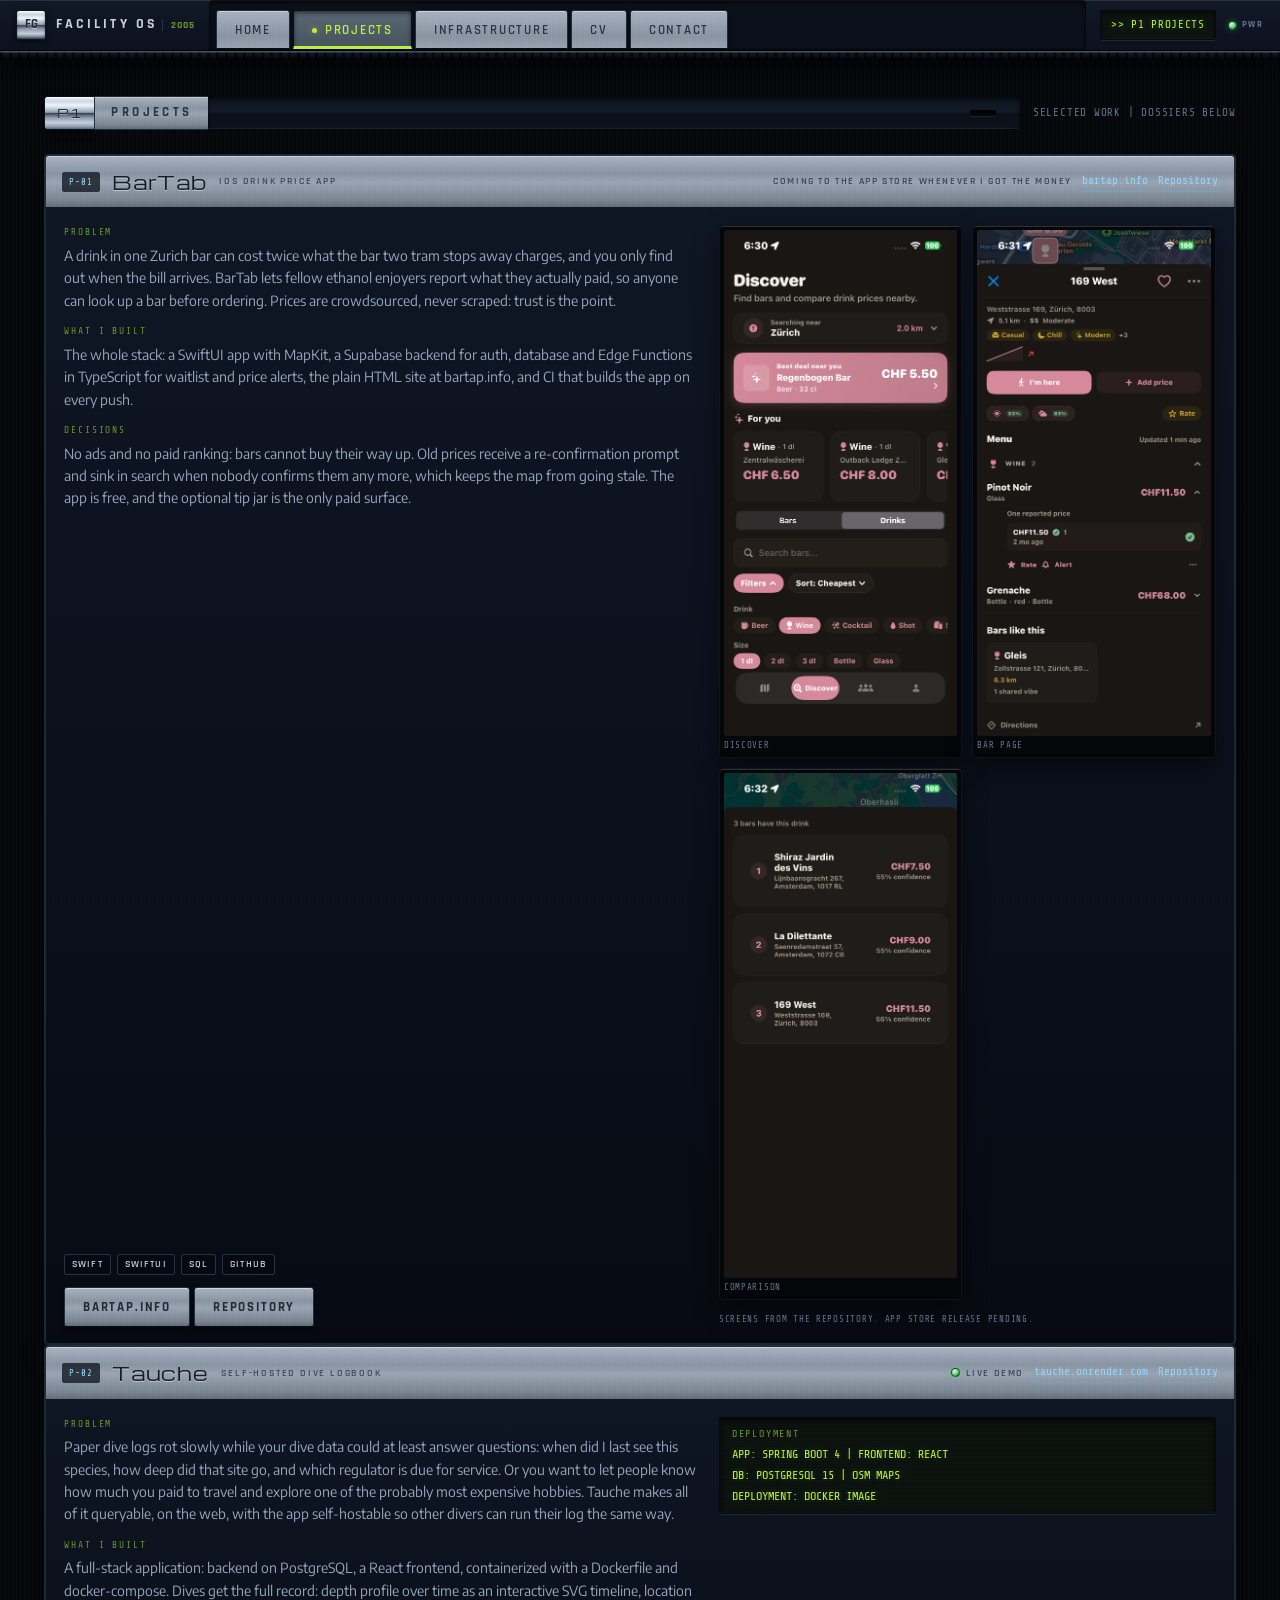
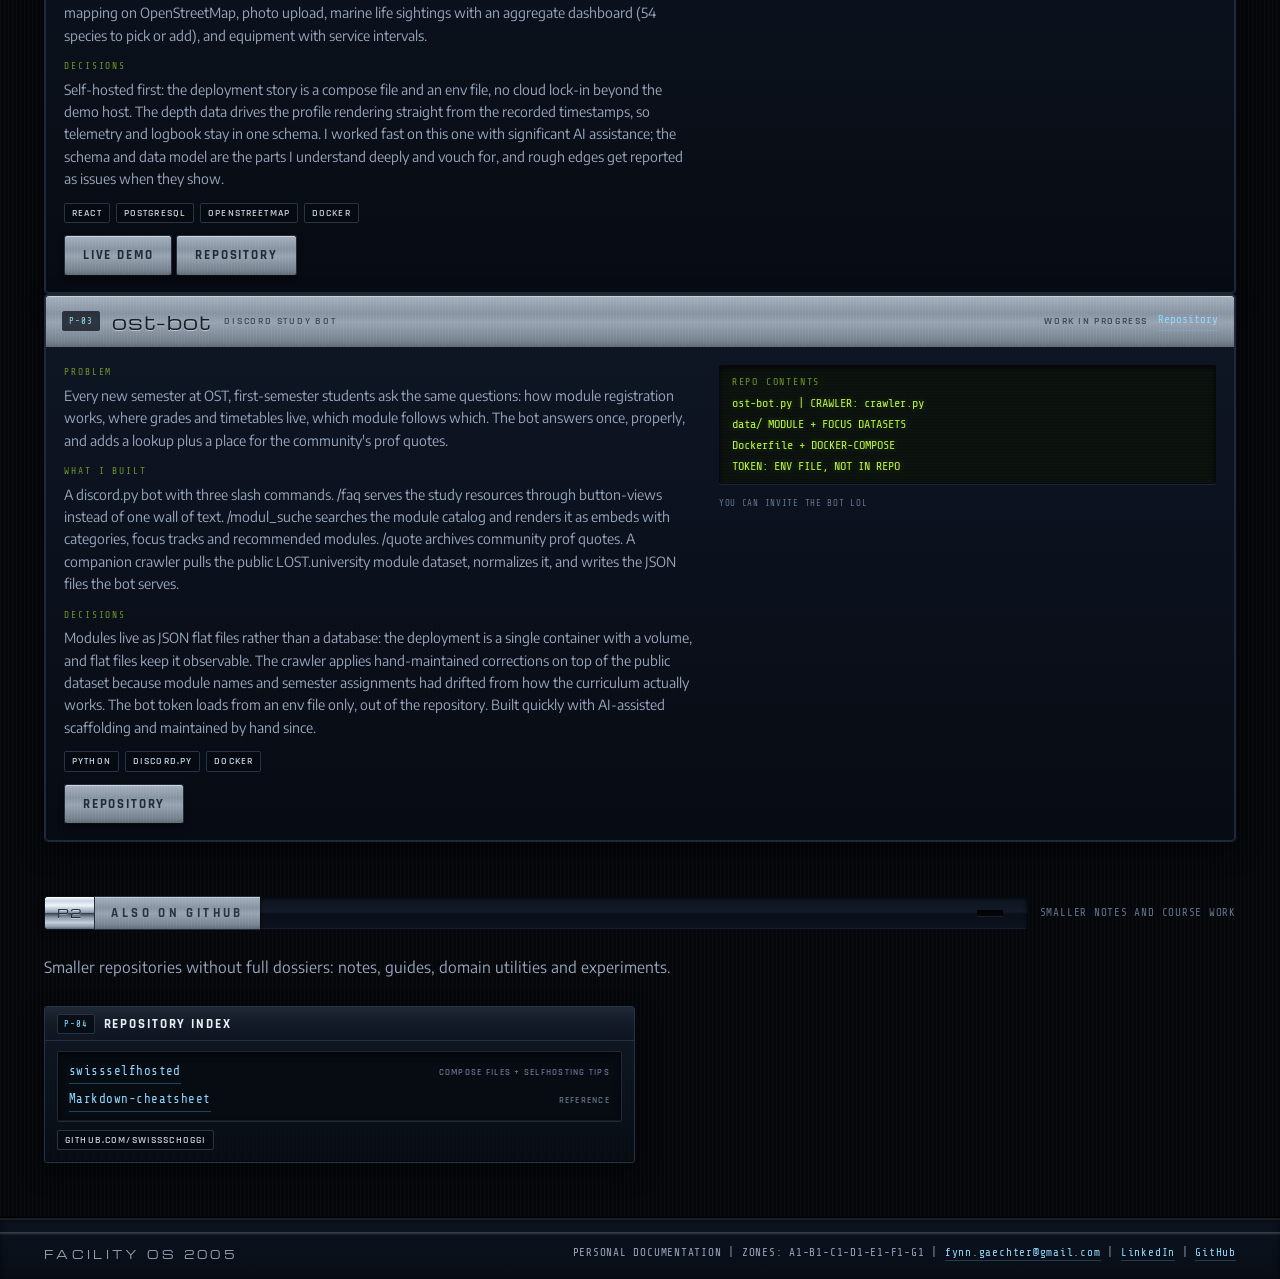
<file: projects.html>
<!DOCTYPE html>
<html lang="en">

<head>
  <meta charset="UTF-8" />
  <meta name="viewport" content="width=device-width, initial-scale=1.0" />
  <meta name="referrer" content="strict-origin-when-cross-origin" />
  <meta http-equiv="Content-Security-Policy" content="default-src 'self'; img-src 'self' data:; style-src 'self' 'unsafe-inline'; font-src 'self'; script-src 'self'; connect-src 'self'; form-action 'self'; base-uri 'self'; object-src 'none'; " />

  <title>Projects | BarTab, Tauche, ost-bot | Fynn Gächter</title>
  <meta name="description"
    content="Selected projects by Fynn Gächter: BarTab, a crowdsourced drink-price iOS app; Tauche, a self-hosted dive logbook; and ost-bot, a Discord study bot with its own data pipeline." />
  <link rel="stylesheet" href="css/main.css" />
  <link rel="icon" type="image/svg+xml" href="assets/favicon.svg" />
  <meta property="og:site_name" content="Fynn Gächter" />
  <meta property="og:type" content="website" />
  <meta property="og:title" content="Projects | BarTab, Tauche, ost-bot | Fynn Gächter" />
  <meta property="og:description" content="An iOS app with a Supabase backend, a containerized Spring Boot + React dive logbook, and a Discord bot with a hand-curated data pipeline." />
  <meta property="og:image" content="https://cv.gaechter.me/assets/og/og.png" />
  <meta property="og:locale" content="en_US" />
  <link rel="canonical" href="https://cv.gaechter.me/projects.html" />
  <meta property="og:url" content="https://cv.gaechter.me/projects.html" />

  <meta name="twitter:card" content="summary_large_image" />
  <meta name="twitter:title" content="Projects | BarTab, Tauche, ost-bot | Fynn Gächter" />
  <meta name="twitter:description" content="An iOS app with a Supabase backend, a containerized Spring Boot + React dive logbook, and a Discord bot with a hand-curated data pipeline." />
  <meta name="twitter:image" content="https://cv.gaechter.me/assets/og/og.png" />
</head>

<body>
  <a class="skip-link" href="#projects">Skip to content</a>


  <!-- ================= CONTROL FASCIA (top bar) ================= -->
  <header class="fascia" id="topbar">
    <div class="fs-top">
      <a class="bp" href="index.html" aria-label="Facility OS home">
        <span class="bp-chip" aria-hidden="true">FG</span>
        <span class="bp-id">FACILITY&nbsp;OS<b>2005</b></span>
      </a>

      <nav class="tabrail" aria-label="Main navigation">
        <ul>
          <li><a class="ftab" href="index.html" aria-current="page">Home</a></li>
          <li><a class="ftab is-live" href="projects.html">Projects</a></li>
          <li><a class="ftab" href="infrastructure.html">Infrastructure</a></li>
          <li><a class="ftab" href="cv.html">CV</a></li>
          <li><a class="ftab" href="contact.html">Contact</a></li>
        </ul>
      </nav>

      <div class="fs-right">
        <span class="f-lcd" id="navlcd" aria-hidden="true">&gt;&gt; P1 PROJECTS</span>
        <span class="f-led" title="Console power indicator (chassis only)">
          <i class="leddot leddot-green leddot-breathe" aria-hidden="true"></i><em>PWR</em>
        </span>
      </div>
    </div>
    <div class="fs-chan" aria-hidden="true"></div>
  </header>


  <main>

    <!-- ================= BAND P1: PROJECT DOSSIERS ================= -->
    <section class="band band-first" id="projects" data-band="P1" aria-labelledby="projects-title">
      <div class="railhead">
        <span class="rtag" aria-hidden="true">P1</span>
        <span class="rname">Projects</span>
        <span class="rlong"></span>
        <span class="rmeta mono-sm">SELECTED WORK | DOSSIERS BELOW</span>
      </div>

      <div class="wrap">
        <div class="projgrid">

          <!-- ==================== BAR TAB ==================== -->
          <article class="proj" id="bartab" aria-label="Project dossier BarTab">
            <header class="proj-head">
              <span class="sidx">P-01</span>
              <h3 class="proj-name">BarTab</h3>
              <span class="proj-kind">iOS drink price App</span>
              <span class="proj-net">
                <span class="proj-state"><i class="leddot leddot-unknown" aria-hidden="true"></i><em>Coming to the App
                    Store whenever i got the money</em></span>
                <a class="oplink" href="https://bartap.info" target="_blank" rel="noopener">bartap.info</a>
                <a class="oplink" href="https://github.com/Swissschoggi/BarTab" target="_blank"
                  rel="noopener">Repository</a>
              </span>
            </header>
            <div class="proj-body">
              <div class="proj-lines">
                <div class="proj-line">
                  <span class="plabel">Problem</span>
                  <p>A drink in one Zurich bar can cost twice what the bar two tram stops away
                    charges, and you only find out when the bill arrives. BarTab lets fellow ethanol enjoyers
                    report what they actually paid, so anyone can look up a bar before
                    ordering. Prices are crowdsourced, never scraped: trust is the point.</p>
                </div>
                <div class="proj-line">
                  <span class="plabel">What I built</span>
                  <p>The whole stack: a SwiftUI app with MapKit, a Supabase backend for auth, database
                    and Edge Functions in TypeScript for waitlist and
                    price alerts, the plain HTML site at bartap.info, and CI that builds the
                    app on every push.</p>
                </div>
                <div class="proj-line">
                  <span class="plabel">Decisions</span>
                  <p>No ads and no paid ranking: bars cannot buy their way up. Old prices
                    receive a re-confirmation prompt and sink in search when nobody confirms
                    them any more, which keeps the map from going stale. The app is free, and
                    the optional tip jar is the only paid surface.</p>
                </div>
                <div class="sm-meta">
                  <span class="sm-chip">Swift</span>
                  <span class="sm-chip">SwiftUI</span>
                  <span class="sm-chip">SQL</span>
                  <span class="sm-chip">GitHub</span>
                </div>
                <div class="proj-links">
                  <a class="metalbtn" href="https://bartap.info" target="_blank" rel="noopener">bartap.info</a>
                  <a class="metalbtn" href="https://github.com/Swissschoggi/BarTab" target="_blank"
                    rel="noopener">Repository</a>
                </div>
              </div>
              <div class="proj-side">
                <div class="projmedia">
                  <figure class="shot">
                    <img src="assets/projects/bartab-discover.webp" alt="BarTab discover screen with nearby bars"
                      width="480" height="1039" loading="lazy">
                    <figcaption class="shotcap">Discover</figcaption>
                  </figure>
                  <figure class="shot">
                    <img src="assets/projects/bartab-barview.webp" alt="BarTab bar page with drinks and prices"
                      width="480" height="1039" loading="lazy">
                    <figcaption class="shotcap">Bar page</figcaption>
                  </figure>
                  <figure class="shot">
                    <img src="assets/projects/bartab-compare.webp" alt="BarTab price comparison between bars"
                      width="480" height="1039" loading="lazy">
                    <figcaption class="shotcap">Comparison</figcaption>
                  </figure>
                </div>
                <p class="shotcap">Screens from the repository. App Store release pending.</p>
              </div>
            </div>
          </article>

          <!-- ==================== TAUCHE ==================== -->
          <article class="proj" id="tauche" aria-label="Project dossier Tauche">
            <header class="proj-head">
              <span class="sidx">P-02</span>
              <h3 class="proj-name">Tauche</h3>
              <span class="proj-kind">Self-hosted dive logbook</span>
              <span class="proj-net">
                <span class="proj-state"><i class="leddot leddot-green" aria-hidden="true"></i><em>Live demo</em></span>
                <a class="oplink" href="https://tauche.onrender.com" target="_blank"
                  rel="noopener">tauche.onrender.com</a>
                <a class="oplink" href="https://github.com/Swissschoggi/tauche" target="_blank"
                  rel="noopener">Repository</a>
              </span>
            </header>
            <div class="proj-body">
              <div class="proj-lines">
                <div class="proj-line">
                  <span class="plabel">Problem</span>
                  <p>Paper dive logs rot slowly while your dive data could at least answer
                    questions: when did I last see this species, how deep did that site go, and
                    which regulator is due for service. Or you want to let people know how much you paid to travel and
                    explore one of the probably most expensive hobbies. Tauche makes all of it queryable, on
                    the web, with the app self-hostable so other divers can run their log the
                    same way.</p>
                </div>
                <div class="proj-line">
                  <span class="plabel">What I built</span>
                  <p>A full-stack application: backend on PostgreSQL, a
                    React frontend, containerized with a Dockerfile and docker-compose. Dives get the full record: depth
                    profile over time as an interactive SVG timeline, location mapping on
                    OpenStreetMap, photo upload, marine life sightings with an aggregate
                    dashboard (54 species to pick or add), and equipment with service
                    intervals.</p>
                </div>
                <div class="proj-line">
                  <span class="plabel">Decisions</span>
                  <p>Self-hosted first: the deployment story is a compose file and an env
                    file, no cloud lock-in beyond the demo host. The depth data drives the
                    profile rendering straight from the recorded timestamps, so telemetry and
                    logbook stay in one schema. I worked fast on this one with significant AI
                    assistance; the schema and data model are the parts I understand deeply
                    and vouch for, and rough edges get reported as issues when they show.</p>
                </div>
                <div class="sm-meta">
                  <span class="sm-chip">React</span>
                  <span class="sm-chip">PostgreSQL</span>
                  <span class="sm-chip">OpenStreetMap</span>
                  <span class="sm-chip">Docker</span>
                </div>
                <div class="proj-links">
                  <a class="metalbtn" href="https://tauche.onrender.com" target="_blank" rel="noopener">Live demo</a>
                  <a class="metalbtn" href="https://github.com/Swissschoggi/tauche" target="_blank"
                    rel="noopener">Repository</a>
                </div>
              </div>
              <div class="proj-side">
                <div class="lcdmini" aria-label="Deployment readout">
                  <b>DEPLOYMENT</b>
                  <span>APP: SPRING BOOT 4 | FRONTEND: REACT</span>
                  <span>DB: POSTGRESQL 15 | OSM MAPS</span>
                  <span>DEPLOYMENT: DOCKER IMAGE</span>
                </div>
              </div>
            </div>
          </article>

          <!-- ==================== OST-BOT ==================== -->
          <article class="proj" id="ost-bot" aria-label="Project dossier ost-bot">
            <header class="proj-head">
              <span class="sidx">P-03</span>
              <h3 class="proj-name">ost-bot</h3>
              <span class="proj-kind">Discord study bot</span>
              <span class="proj-net">
                <span class="proj-state"><i class="leddot leddot-unknown" aria-hidden="true"></i><em>Work in
                    progress</em></span>
                <a class="oplink" href="https://github.com/Swissschoggi/ost-bot" target="_blank"
                  rel="noopener">Repository</a>
              </span>
            </header>
            <div class="proj-body">
              <div class="proj-lines">
                <div class="proj-line">
                  <span class="plabel">Problem</span>
                  <p>Every new semester at OST, first-semester students ask the same questions:
                    how module registration works, where grades and timetables live, which module follows which.
                    The bot answers once, properly, and adds
                    a lookup plus a place for the community's prof quotes.</p>
                </div>
                <div class="proj-line">
                  <span class="plabel">What I built</span>
                  <p>A discord.py bot with three slash commands. /faq serves the study
                    resources through button-views instead of one wall of text. /modul_suche
                    searches the module catalog and renders it as embeds with categories,
                    focus tracks and recommended modules. /quote archives community prof
                    quotes. A companion crawler pulls the public LOST.university module
                    dataset, normalizes it, and writes the JSON files the bot serves.</p>
                </div>
                <div class="proj-line">
                  <span class="plabel">Decisions</span>
                  <p>Modules live as JSON flat files rather than a database: the deployment
                    is a single container with a volume, and flat files keep it observable.
                    The crawler applies hand-maintained corrections on top of the public
                    dataset because module names and semester assignments had drifted from
                    how the curriculum actually works. The bot token loads from an env file
                    only, out of the repository. Built quickly with AI-assisted scaffolding
                    and maintained by hand since.</p>
                </div>
                <div class="sm-meta">
                  <span class="sm-chip">Python</span>
                  <span class="sm-chip">discord.py</span>
                  <span class="sm-chip">Docker</span>
                </div>
                <div class="proj-links">
                  <a class="metalbtn" href="https://github.com/Swissschoggi/ost-bot" target="_blank"
                    rel="noopener">Repository</a>
                </div>
              </div>
              <div class="proj-side">
                <div class="lcdmini" aria-label="Repository readout">
                  <b>REPO CONTENTS</b>
                  <span>ost-bot.py | CRAWLER: crawler.py</span>
                  <span>data/ MODULE + FOCUS DATASETS</span>
                  <span>Dockerfile + DOCKER-COMPOSE</span>
                  <span>TOKEN: ENV FILE, NOT IN REPO</span>
                </div>
                <p class="shotcap">you can invite the bot lol</p>
              </div>
            </div>
          </article>

        </div>
      </div>
    </section>

    <!-- ================= BAND P2: OTHER REPOS ================= -->
    <section class="band" id="projects-more" data-band="P2" aria-labelledby="more-title">
      <div class="railhead">
        <span class="rtag" aria-hidden="true">P2</span>
        <span class="rname">Also on GitHub</span>
        <span class="rlong"></span>
        <span class="rmeta mono-sm">SMALLER NOTES AND COURSE WORK</span>
      </div>

      <div class="wrap">
        <p class="band-intro">
          Smaller repositories without full dossiers:
          notes, guides, domain utilities and experiments.
        </p>

        <div class="mgrid">
          <article class="smod sm-6" aria-label="Repository strip">
            <header class="sm-head"><span class="sidx">P-04</span>
              <h4 class="sm-name">Repository Index</h4>
            </header>
            <div class="sm-body">
              <ul class="sm-list" role="list">
                <li><a class="oplink" href="https://github.com/Swissschoggi/swissselfhosted" target="_blank"
                    rel="noopener">swissselfhosted</a> <em>compose files + selfhosting tips</em></li>
                <li><a class="oplink" href="https://github.com/Swissschoggi/Markdown-cheatsheet" target="_blank"
                    rel="noopener">Markdown-cheatsheet</a> <em>reference</em></li>
              </ul>
              <div class="sm-meta"><span class="sm-chip">github.com/Swissschoggi</span></div>
            </div>
          </article>
        </div>
      </div>
    </section>

  </main>


  <!-- ================= DUMP STRIP (footer) ================= -->
  <footer class="dump">
    <div class="wrap dump-grid">
      <span class="dump-brand">FACILITY OS 2005</span>
      <span class="dump-note mono-sm">
        PERSONAL DOCUMENTATION | ZONES: A1-B1-C1-D1-E1-F1-G1
        | <a class="dumplink" href="mailto:fynn.gaechter@gmail.com">fynn.gaechter@gmail.com</a>
        | <a class="dumplink" href="https://www.linkedin.com/in/fynn-g%C3%A4chter" target="_blank"
          rel="noopener">LinkedIn</a>
        | <a class="dumplink" href="https://github.com/Swissschoggi" target="_blank" rel="noopener">GitHub</a>
      </span>
    </div>
  </footer>

  <script src="js/main.js" defer></script>
</body>

</html>
</file>
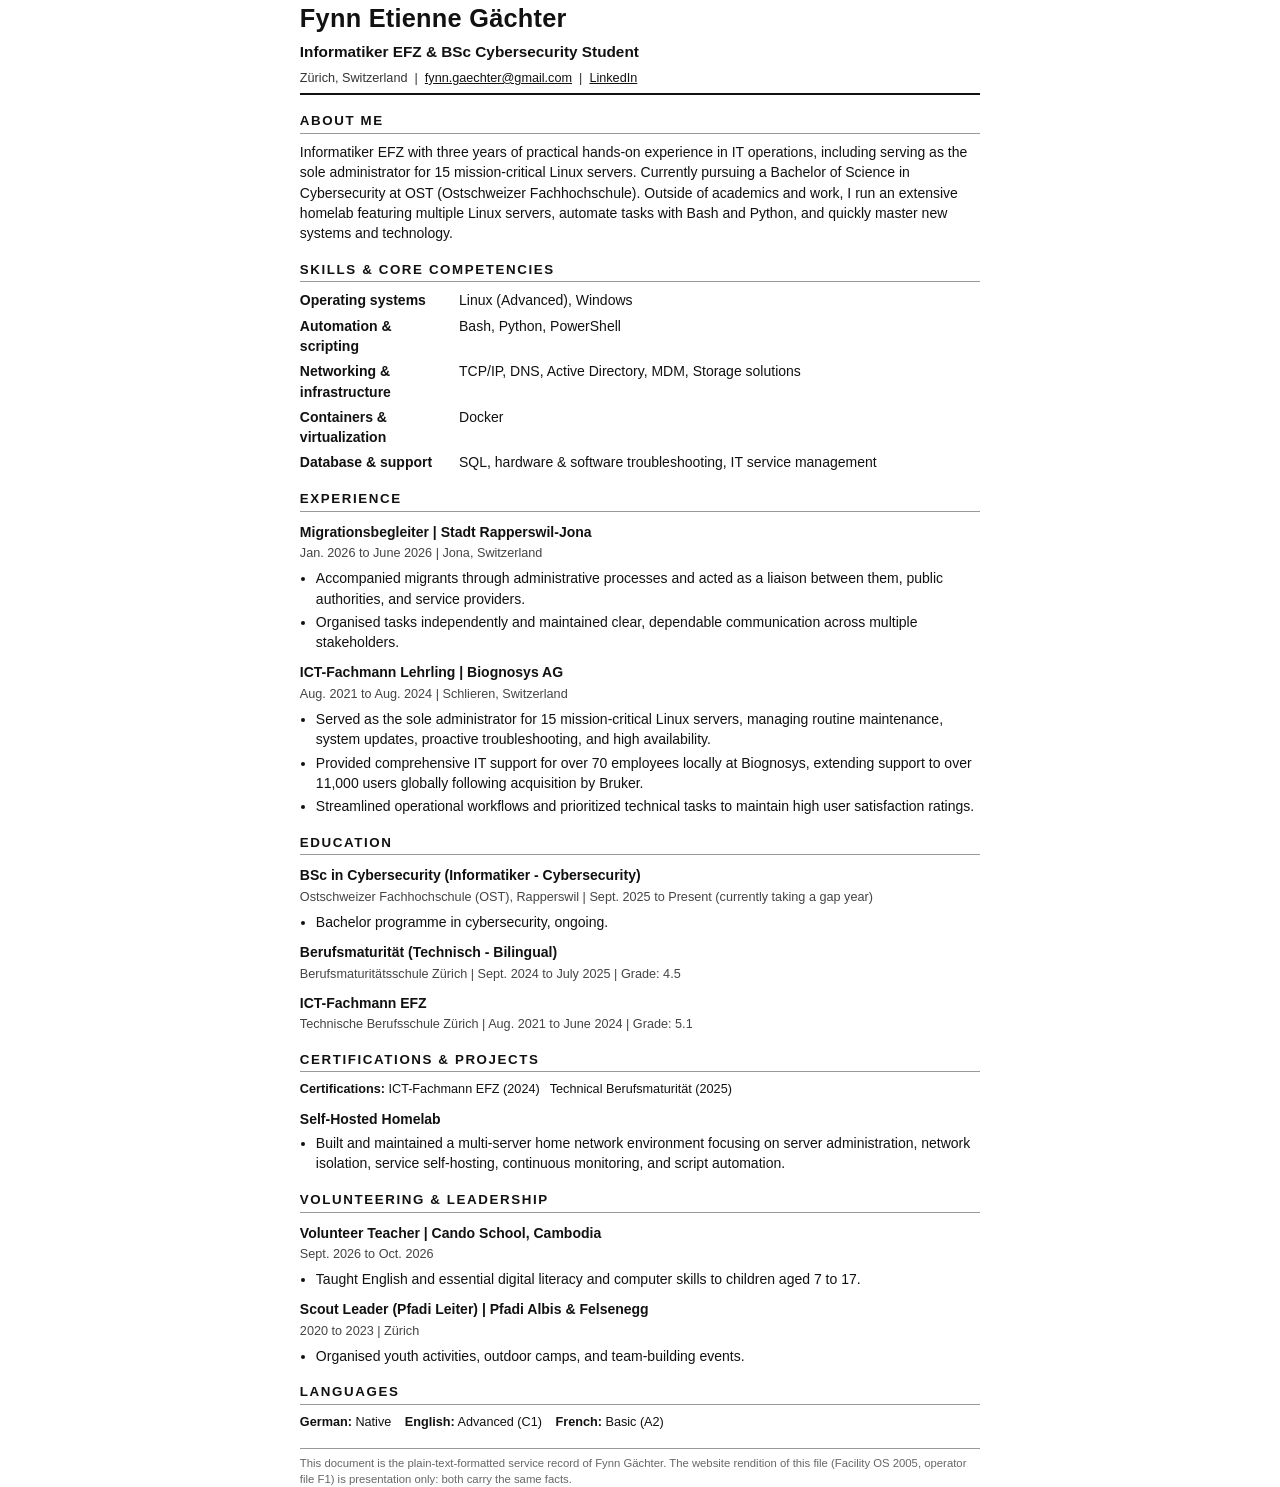
<file: cv/fynn-gaechter-cv.html>
<!DOCTYPE html>
<html lang="en">

<head>
  <meta charset="UTF-8">
  <meta name="viewport" content="width=device-width, initial-scale=1">
  <title>Fynn Gächter - Curriculum Vitae</title>
  <style>
    @page {
      size: A4;
      margin: 17mm 16mm 15mm;
    }

    html {
      background: #fff;
    }

    body {
      font-family: "Helvetica Neue", Helvetica, Arial, "Segoe UI", sans-serif;
      font-size: 10.5pt;
      line-height: 1.45;
      color: #111;
      margin: 0 auto;
      max-width: 180mm;
      padding: 0;
    }

    header.rh {
      border-bottom: 2.5px solid #111;
      padding-bottom: 6px;
      margin-bottom: 14px;
    }

    h1 {
      font-size: 19pt;
      margin: 0 0 4px;
      letter-spacing: 0.01em;
    }

    .role {
      font-weight: 600;
      margin: 0 0 6px;
      font-size: 11.5pt;
    }

    .contact {
      font-size: 9.5pt;
      color: #333;
      margin: 0;
    }

    .contact a {
      color: #111;
    }

    h2 {
      font-size: 10pt;
      text-transform: uppercase;
      letter-spacing: 0.12em;
      border-bottom: 0.75px solid #999;
      padding-bottom: 2.5px;
      margin: 16px 0 8px;
    }

    h3 {
      font-size: 10.5pt;
      margin: 10px 0 2px;
    }

    p {
      margin: 0 0 8px;
    }

    ul {
      margin: 4px 0 8px;
      padding-left: 16px;
    }

    li {
      margin-bottom: 3px;
    }

    .meta {
      color: #444;
      font-size: 9.5pt;
      margin: 0 0 6px;
    }

    .entry {
      margin-bottom: 10px;
    }

    .chips {
      font-size: 9.5pt;
      margin: 2px 0 8px;
    }

    .chips span {
      margin-right: 10px;
    }

    .cols {
      display: grid;
      grid-template-columns: 1fr 1fr;
      gap: 0 18px;
    }

    .skillrow {
      display: grid;
      grid-template-columns: 40mm 1fr;
      gap: 8px;
      margin-bottom: 5px;
    }

    .skillrow b {
      font-weight: 600;
    }

    .small {
      font-size: 9pt;
      color: #555;
    }

    footer.printfoot {
      margin-top: 16px;
      border-top: 0.75px solid #999;
      padding-top: 6px;
      font-size: 8.5pt;
      color: #666;
    }

    @media print {

      html,
      body {
        background: #fff;
      }

      a {
        color: #111;
        text-decoration: none;
      }
    }
  </style>
</head>

<body>

  <header class="rh">
    <h1>Fynn Etienne G&auml;chter</h1>
    <p class="role">Informatiker EFZ &amp; BSc Cybersecurity Student</p>
    <p class="contact">
      Zürich, Switzerland &nbsp;|&nbsp;
      <a href="mailto:fynn.gaechter@gmail.com">fynn.gaechter@gmail.com</a> &nbsp;|&nbsp;
      <a href="https://www.linkedin.com/in/fynn-g%C3%A4chter">LinkedIn</a>
    </p>
  </header>

  <h2>About Me</h2>
  <p>
    Informatiker EFZ with three years of practical hands-on experience in IT operations,
    including serving as the sole administrator for 15 mission-critical Linux servers.
    Currently pursuing a Bachelor of Science in Cybersecurity at OST (Ostschweizer
    Fachhochschule). Outside of academics and work, I run an extensive homelab featuring
    multiple Linux servers, automate tasks with Bash and Python, and quickly master new
    systems and technology.
  </p>

  <h2>Skills &amp; Core Competencies</h2>
  <div class="skillrow"><b>Operating systems</b><span>Linux (Advanced), Windows</span></div>
  <div class="skillrow"><b>Automation &amp; scripting</b><span>Bash, Python, PowerShell</span></div>
  <div class="skillrow"><b>Networking &amp; infrastructure</b><span>TCP/IP, DNS, Active Directory, MDM, Storage
      solutions</span></div>
  <div class="skillrow"><b>Containers &amp; virtualization</b><span>Docker</span></div>
  <div class="skillrow"><b>Database &amp; support</b><span>SQL, hardware &amp; software troubleshooting, IT service
      management</span></div>

  <h2>Experience</h2>

  <div class="entry">
    <h3>Migrationsbegleiter | Stadt Rapperswil-Jona</h3>
    <p class="meta">Jan. 2026 to June 2026 | Jona, Switzerland</p>
    <ul>
      <li>Accompanied migrants through administrative processes and acted as a liaison between them, public authorities,
        and service providers.</li>
      <li>Organised tasks independently and maintained clear, dependable communication across multiple stakeholders.
      </li>
    </ul>
  </div>

  <div class="entry">
    <h3>ICT-Fachmann Lehrling | Biognosys AG</h3>
    <p class="meta">Aug. 2021 to Aug. 2024 | Schlieren, Switzerland</p>
    <ul>
      <li>Served as the sole administrator for 15 mission-critical Linux servers, managing routine maintenance, system
        updates, proactive troubleshooting, and high availability.</li>
      <li>Provided comprehensive IT support for over 70 employees locally at Biognosys, extending support to over 11,000
        users globally following acquisition by Bruker.</li>
      <li>Streamlined operational workflows and prioritized technical tasks to maintain high user satisfaction ratings.
      </li>
    </ul>
  </div>

  <h2>Education</h2>
  <div class="entry">
    <h3>BSc in Cybersecurity (Informatiker - Cybersecurity)</h3>
    <p class="meta">Ostschweizer Fachhochschule (OST), Rapperswil | Sept. 2025 to Present (currently taking a gap year)
    </p>
    <ul>
      <li>Bachelor programme in cybersecurity, ongoing.</li>
    </ul>
  </div>
  <div class="entry">
    <h3>Berufsmaturit&auml;t (Technisch - Bilingual)</h3>
    <p class="meta">Berufsmaturit&auml;tsschule Z&uuml;rich | Sept. 2024 to July 2025 | Grade: 4.5</p>
  </div>
  <div class="entry">
    <h3>ICT-Fachmann EFZ</h3>
    <p class="meta">Technische Berufsschule Z&uuml;rich | Aug. 2021 to June 2024 | Grade: 5.1</p>
  </div>

  <h2>Certifications &amp; Projects</h2>
  <p class="chips"><strong>Certifications:</strong> <span>ICT-Fachmann EFZ (2024)</span><span>Technical
      Berufsmaturit&auml;t (2025)</span></p>
  <div class="entry">
    <h3>Self-Hosted Homelab</h3>
    <ul>
      <li>Built and maintained a multi-server home network environment focusing on server administration, network
        isolation, service self-hosting, continuous monitoring, and script automation.</li>
    </ul>
  </div>

  <h2>Volunteering &amp; Leadership</h2>
  <div class="entry">
    <h3>Volunteer Teacher | Cando School, Cambodia</h3>
    <p class="meta">Sept. 2026 to Oct. 2026</p>
    <ul>
      <li>Taught English and essential digital literacy and computer skills to children aged 7 to 17.</li>
    </ul>
  </div>
  <div class="entry">
    <h3>Scout Leader (Pfadi Leiter) | Pfadi Albis &amp; Felsenegg</h3>
    <p class="meta">2020 to 2023 | Zürich</p>
    <ul>
      <li>Organised youth activities, outdoor camps, and team-building events.</li>
    </ul>
  </div>

  <h2>Languages</h2>
  <p class="chips">
    <span><strong>German:</strong> Native</span>
    <span><strong>English:</strong> Advanced (C1)</span>
    <span><strong>French:</strong> Basic (A2)</span>
  </p>

  <footer class="printfoot">
    This document is the plain-text-formatted service record of Fynn G&auml;chter.
    The website rendition of this file (Facility OS 2005, operator file F1) is presentation
    only: both carry the same facts.
  </footer>

</body>

</html>
</file>
<file: css/main.css>
/* ================================================================
   FACILITY OS 2005 : machine-front composition
   Tokens and materials per DESIGN_SPEC.md, applied structurally.
   ================================================================ */

/* self-hosted fonts: no third-party request, no visitor IP to Google */
@font-face {
  font-family: "Michroma";
  src: url("../assets/fonts/michroma-latin-400-normal.woff2") format("woff2");
  font-weight: 400;
  font-style: normal;
  font-display: swap;
}
@font-face {
  font-family: "Rajdhani";
  src: url("../assets/fonts/rajdhani-latin-500-normal.woff2") format("woff2");
  font-weight: 500;
  font-style: normal;
  font-display: swap;
}
@font-face {
  font-family: "Rajdhani";
  src: url("../assets/fonts/rajdhani-latin-600-normal.woff2") format("woff2");
  font-weight: 600;
  font-style: normal;
  font-display: swap;
}
@font-face {
  font-family: "Rajdhani";
  src: url("../assets/fonts/rajdhani-latin-700-normal.woff2") format("woff2");
  font-weight: 700;
  font-style: normal;
  font-display: swap;
}
@font-face {
  font-family: "Encode Sans";
  src: url("../assets/fonts/encode-sans-latin-400-normal.woff2") format("woff2");
  font-weight: 400;
  font-style: normal;
  font-display: swap;
}
@font-face {
  font-family: "Encode Sans";
  src: url("../assets/fonts/encode-sans-latin-500-normal.woff2") format("woff2");
  font-weight: 500;
  font-style: normal;
  font-display: swap;
}
@font-face {
  font-family: "Share Tech Mono";
  src: url("../assets/fonts/share-tech-mono-latin-400-normal.woff2") format("woff2");
  font-weight: 400;
  font-style: normal;
  font-display: swap;
}

:root {
  /* type */
  --f-display: "Michroma", "Eurostile", "Trebuchet MS", sans-serif;
  --f-label: "Rajdhani", "Trebuchet MS", sans-serif;
  --f-body: "Encode Sans", "Trebuchet MS", Verdana, sans-serif;
  --f-mono: "Share Tech Mono", "Consolas", "Menlo", monospace;

  /* color: machine body */
  --c-void: #05070B;
  --c-body: #0B111C;
  --c-raised: #101827;
  --c-recess: #070B12;
  --c-lcd: #0D1410;
  --c-seam: #1E2A3A;
  --c-seam-hi: #26344A;

  /* color: chrome scale */
  --c-chrome-2: #E7EEF7;
  --c-chrome-3: #C3CFDD;
  --c-chrome-4: #93A3B6;
  --c-chrome-5: #64748C;
  --c-on-metal: #232B36;
  --c-engrave: #2A3543;

  /* color: ink */
  --c-ink: #DCE4EF;
  --c-ink-2: #97A5BC;

  /* color: phosphor + status */
  --c-ph: #B7F33C;
  --c-ph-dim: #6E9426;
  --c-led-green: #52D66A;
  --c-led-amber: #FFB447;
  --c-led-off: #3A4456;

  /* color: acrylic + wire */
  --c-acrylic: rgba(56, 112, 200, 0.16);
  --c-acrylic-deep: rgba(24, 58, 120, 0.35);
  --c-acrylic-edge: rgba(140, 190, 255, 0.55);
  --c-wire: #57C8FF;
  --c-cyan-text: #8FD8FF;

  /* bevels */
  --bv-raise: inset 0 1px 0 rgba(255, 255, 255, 0.12), inset 0 -1px 0 rgba(0, 0, 0, 0.55), 0 10px 24px rgba(0, 0, 0, 0.45);
  --bv-well: inset 0 2px 6px rgba(0, 0, 0, 0.70), inset 0 -1px 0 rgba(255, 255, 255, 0.08);

  /* materials */
  --m-chrome: linear-gradient(180deg,
      #F2F6FB 0%, #CBD6E2 13%, #EEF4FA 26%, #BAC6D4 38%, #93A1B1 48%,
      #39424E 51%, #4B5563 53.5%, #8B98A8 64%, #C2CEDB 80%, #93A0AE 92%, #5A6572 100%);
  --m-grain: repeating-linear-gradient(90deg,
      rgba(255, 255, 255, 0.045) 0px, rgba(255, 255, 255, 0.045) 1px,
      transparent 1px, transparent 3px);
  --m-alu: var(--m-grain),
    linear-gradient(180deg, #A5B1BE 0%, #8793A1 34%, #97A3B1 52%, #77828F 88%, #5F6A76 100%);

  /* motion */
  --t-fast: 140ms;
  --t-med: 220ms;
  --t-mech: 300ms;
  --t-gloss: 480ms;
  --ease-out: cubic-bezier(0.2, 0, 0, 1);
  --ease-mech: cubic-bezier(0.3, 0.7, 0.15, 1);
}

/* ================================================================ base */

*,
*::before,
*::after {
  box-sizing: border-box;
}

html {
  scroll-behavior: smooth;
}

body {
  margin: 0;
  background-color: var(--c-void);
  background-image: repeating-linear-gradient(90deg,
      rgba(255, 255, 255, 0.018) 0px, rgba(255, 255, 255, 0.018) 1px,
      transparent 1px, transparent 4px);
  color: var(--c-ink);
  font-family: var(--f-body);
  font-size: 16.5px;
  line-height: 1.65;
  -webkit-font-smoothing: antialiased;
}

.wrap {
  max-width: 1240px;
  margin: 0 auto;
  padding: 0 24px;
}

.mono-sm {
  font-family: var(--f-mono);
  font-size: 11px;
  letter-spacing: 0.07em;
  color: var(--c-ink-2);
}

.dim {
  color: var(--c-chrome-5);
}

:focus-visible {
  outline: 2px solid var(--c-ph);
  outline-offset: 2px;
}

::selection {
  background: rgba(183, 243, 60, 0.25);
  color: var(--c-ink);
}

.skip-link {
  position: absolute;
  left: -9999px;
  top: 0;
  z-index: 100;
  background: var(--c-raised);
  color: var(--c-ph);
  font-family: var(--f-label);
  font-size: 14px;
  letter-spacing: 0.1em;
  padding: 10px 16px;
}

.skip-link:focus {
  left: 8px;
  top: 60px;
}

/* chrome letterfill: gradient clipped to large type only */
.chrome-letters {
  color: var(--c-chrome-2);
  background-image: var(--m-chrome);
}

@supports ((background-clip: text) or (-webkit-background-clip: text)) {
  .chrome-letters {
    background-clip: text;
    -webkit-background-clip: text;
    color: transparent;
  }
}

/* LEDs */
.leddot {
  width: 9px;
  height: 9px;
  border-radius: 999px;
  display: inline-block;
  flex: none;
  border: 1px solid rgba(0, 0, 0, 0.6);
}

.leddot-green {
  background: radial-gradient(circle at 35% 30%, #D8FFE4, var(--c-led-green) 55%, #14421F);
  box-shadow: 0 0 6px rgba(82, 214, 106, 0.35);
}

.leddot-amber {
  background: radial-gradient(circle at 35% 30%, #FFE7C2, var(--c-led-amber) 55%, #4A2C08);
  box-shadow: 0 0 6px rgba(255, 180, 71, 0.35);
}

.leddot-off {
  background: radial-gradient(circle at 35% 30%, #5A6679, var(--c-led-off) 60%, #1C2331);
}

/* engraved status plate */
.tagchip {
  display: inline-block;
  font-family: var(--f-label);
  font-weight: 600;
  font-size: 10.5px;
  letter-spacing: 0.12em;
  text-transform: uppercase;
  color: var(--c-chrome-3);
  background: rgba(16, 24, 39, 0.65);
  border: 1px solid var(--c-seam-hi);
  border-radius: 2px;
  padding: 3px 9px 2px;
  white-space: nowrap;
}

.etch-chip {
  display: inline-block;
  font-family: var(--f-label);
  font-weight: 600;
  font-size: 10.5px;
  letter-spacing: 0.12em;
  text-transform: uppercase;
  color: var(--c-engrave);
  background: rgba(255, 255, 255, 0.22);
  border: 1px solid rgba(35, 43, 54, 0.45);
  border-radius: 2px;
  padding: 3px 9px 2px;
  white-space: nowrap;
}

.etch-chip.zfs {
  color: #14430F;
  background: rgba(212, 255, 178, 0.35);
  border-color: rgba(64, 110, 20, 0.5);
}

.etch-amber {
  color: var(--c-led-amber) !important;
  background: #201506 !important;
  border-color: rgba(255, 180, 71, 0.4) !important;
}

/* ================================================================ control fascia (top) */

.fascia {
  position: fixed;
  inset: 0 0 auto 0;
  z-index: 50;
  background: linear-gradient(180deg, #121926 0%, #0C1220 74%);
  box-shadow:
    inset 0 1px 0 rgba(255, 255, 255, 0.10),
    0 1px 0 #000,
    0 12px 26px rgba(0, 0, 0, 0.45);
  transition: transform var(--t-med) var(--ease-out);
}

.fascia.is-hidden {
  transform: translateY(-100%);
}

.fs-top {
  display: flex;
  align-items: stretch;
  gap: 14px;
  padding: 0 16px;
  min-height: 50px;
}

.bp {
  display: flex;
  align-items: center;
  gap: 10px;
  text-decoration: none;
  flex: none;
}

.bp-chip {
  display: grid;
  place-items: center;
  width: 30px;
  height: 30px;
  font-family: var(--f-label);
  font-weight: 700;
  font-size: 13px;
  color: var(--c-on-metal);
  background-image: var(--m-chrome);
  border: 1px solid #10151C;
  border-radius: 3px;
  box-shadow: inset 0 1px 0 rgba(255, 255, 255, 0.75), inset 0 -2px 3px rgba(0, 0, 0, 0.4), 0 2px 5px rgba(0, 0, 0, 0.5);
  text-shadow: 0 1px 0 rgba(255, 255, 255, 0.55);
}

.bp-id {
  font-family: var(--f-label);
  font-weight: 700;
  font-size: 14px;
  letter-spacing: 0.22em;
  color: var(--c-chrome-3);
}

.bp-id b {
  font-weight: 700;
  font-size: 10px;
  letter-spacing: 0.1em;
  color: var(--c-ph-dim);
  border-left: 1px solid var(--c-seam-hi);
  padding-left: 8px;
  margin-left: 4px;
}

.tabrail {
  flex: 1;
  min-width: 0;
  display: flex;
  align-items: stretch;
}

.tabrail ul {
  display: flex;
  align-items: flex-end;
  gap: 3px;
  list-style: none;
  margin: 0;
  padding: 8px 6px 0;
  width: 100%;
  background: linear-gradient(180deg, rgba(0, 0, 0, 0.35), rgba(0, 0, 0, 0.12));
  border: 1px solid rgba(0, 0, 0, 0.55);
  border-radius: 4px 4px 0 0;
  box-shadow: inset 0 2px 5px rgba(0, 0, 0, 0.6);
  overflow-x: auto;
  scrollbar-width: none;
}

.tabrail ul::-webkit-scrollbar {
  display: none;
}

.ftab {
  display: flex;
  align-items: flex-end;
  height: 100%;
  padding: 9px 18px 7px;
  font-family: var(--f-label);
  font-weight: 600;
  font-size: 12.5px;
  letter-spacing: 0.14em;
  text-transform: uppercase;
  text-decoration: none;
  white-space: nowrap;
  flex: 1 0 auto;
  color: var(--c-engrave);
  background-image: var(--m-alu);
  background-size: auto 200%;
  background-position: 0 0;
  border: 1px solid #232C38;
  border-bottom-color: #0A0E14;
  border-radius: 3px 3px 0 0;
  box-shadow: inset 0 1px 0 rgba(255, 255, 255, 0.4), 0 2px 4px rgba(0, 0, 0, 0.45);
  transition: filter var(--t-fast) var(--ease-out), transform var(--t-fast) var(--ease-out), color var(--t-fast);
}

.ftab:not(.ftab-off):hover {
  filter: brightness(1.09);
}

.ftab.is-live {
  transform: translateY(0);
  background-image: linear-gradient(180deg, #5A6775 0%, #49555F 46%, #5C6873 54%, #3C454F 100%);
  color: var(--c-ph);
  border-color: #0A0E14;
  border-bottom: 3px solid var(--c-ph);
  padding-bottom: 5px;
  box-shadow: inset 0 2px 4px rgba(0, 0, 0, 0.55), 0 1px 0 rgba(0, 0, 0, 0.2);
  filter: brightness(1);
}

.ftab.is-live::before {
  content: "";
  width: 5px;
  height: 5px;
  border-radius: 999px;
  background: var(--c-ph);
  box-shadow: 0 0 7px rgba(183, 243, 60, 0.5);
  margin-right: 8px;
  align-self: center;
}

.ftab-off {
  color: #55606B;
  font-style: italic;
  cursor: not-allowed;
  user-select: none;
  background-image: linear-gradient(180deg, #39424D 0%, #2A3038 100%);
  border-color: #171C22;
  box-shadow: inset 0 1px 0 rgba(255, 255, 255, 0.12), inset 0 6px 8px rgba(0, 0, 0, 0.35);
}

.fs-right {
  display: flex;
  align-items: center;
  gap: 12px;
  flex: none;
}

.f-lcd {
  font-family: var(--f-mono);
  font-size: 11px;
  letter-spacing: 0.06em;
  color: var(--c-ph);
  background: var(--c-lcd);
  border: 1px solid #05080D;
  border-radius: 2px;
  padding: 5px 10px;
  box-shadow: inset 0 2px 5px rgba(0, 0, 0, 0.65), inset 0 -1px 0 rgba(183, 243, 60, 0.06), 0 1px 0 rgba(255, 255, 255, 0.08);
  text-shadow: 0 0 6px rgba(183, 243, 60, 0.3);
  white-space: nowrap;
}

/* topbar record link: metal chip like the contact switch, never default-link blue */
.navcontact {
  font-family: var(--f-label);
  font-weight: 700;
  font-size: 11.5px;
  letter-spacing: 0.16em;
  text-transform: uppercase;
  color: var(--c-on-metal);
  text-decoration: none;
  background-image: var(--m-alu);
  border: 1px solid #232C38;
  border-bottom-color: #0A0E14;
  border-radius: 3px;
  padding: 6px 12px 5px;
  box-shadow: inset 0 1px 0 rgba(255, 255, 255, 0.45), 0 2px 4px rgba(0, 0, 0, 0.45);
  white-space: nowrap;
  transition: filter var(--t-fast) var(--ease-out);
}

.navcontact:hover {
  filter: brightness(1.09);
}

.navcontact:active {
  transform: translateY(1px);
}

.f-led {
  display: inline-flex;
  align-items: center;
  gap: 5px;
}

.f-led em {
  font-family: var(--f-label);
  font-weight: 700;
  font-style: normal;
  font-size: 9px;
  letter-spacing: 0.2em;
  color: var(--c-chrome-5);
}

/* machined channel strip under the rail */
.fs-chan {
  height: 9px;
  background:
    repeating-linear-gradient(90deg,
      rgba(0, 0, 0, 0.5) 0 3px, transparent 3px 9px),
    linear-gradient(180deg, #101827 0%, #0A0F18 100%);
  border-top: 1px solid #000;
  box-shadow: inset 0 -2px 3px rgba(0, 0, 0, 0.5), inset 0 2px 0 rgba(255, 255, 255, 0.05);
}

.fs-chan::before {
  content: "";
  display: block;
  height: 2px;
  background: linear-gradient(180deg, rgba(255, 255, 255, 0.28), rgba(255, 255, 255, 0.02));
  margin-bottom: 3px;
}

/* ================================================================ bands */

.band {
  padding: 44px 0 10px;
}

.band-front,
main > section:first-child {
  padding-top: 96px;
}

.railhead {
  max-width: 1240px;
  margin: 0 auto 24px;
  padding: 0 24px;
  display: flex;
  align-items: center;
  gap: 0;
  height: 34px;
}

.rtag {
  display: flex;
  align-items: center;
  height: 100%;
  padding: 0 12px;
  font-family: var(--f-display);
  font-size: 12px;
  letter-spacing: 0.1em;
  color: var(--c-on-metal);
  background-image: var(--m-chrome);
  border: 1px solid #0E131A;
  border-right: 0;
  border-radius: 3px 0 0 3px;
  box-shadow: inset 0 1px 0 rgba(255, 255, 255, 0.65), 0 3px 7px rgba(0, 0, 0, 0.4);
  text-shadow: 0 1px 0 rgba(255, 255, 255, 0.4);
}

.rname {
  display: flex;
  align-items: center;
  height: 100%;
  padding: 0 16px;
  font-family: var(--f-label);
  font-weight: 700;
  font-size: 13px;
  letter-spacing: 0.26em;
  text-transform: uppercase;
  color: var(--c-engrave);
  background-image: var(--m-alu);
  border: 1px solid #232C38;
  border-right: 0;
  box-shadow: inset 0 1px 0 rgba(255, 255, 255, 0.35);
}

.rlong {
  flex: 1;
  height: 100%;
  background: linear-gradient(180deg, #0D141F 0%, #131B28 46%, #0A0F18 54%, #0D141F 100%);
  border: 1px solid rgba(0, 0, 0, 0.6);
  border-left: 0;
  border-radius: 0 3px 3px 0;
  box-shadow: inset 0 2px 4px rgba(0, 0, 0, 0.65), inset 0 -1px 0 rgba(255, 255, 255, 0.06);
  position: relative;
}

.rlong::after {
  content: "";
  position: absolute;
  right: 24px;
  top: 50%;
  width: 26px;
  height: 6px;
  transform: translateY(-50%);
  background: var(--c-void);
  box-shadow: inset 0 2px 3px rgba(0, 0, 0, 0.8), 0 1px 0 rgba(255, 255, 255, 0.07);
  border-radius: 1px;
}

.rmeta {
  align-self: center;
  margin-left: 12px;
  color: var(--c-chrome-5);
  white-space: nowrap;
}

.band-intro {
  max-width: 76ch;
  color: var(--c-ink-2);
  margin: 0 0 26px;
  font-size: 15.5px;
}

.band-intro b {
  color: var(--c-chrome-3);
  font-weight: 500;
}

/* ================================================================ BAND A1: nameplate front */

.front-grid {
  display: grid;
  grid-template-columns: minmax(0, 1.55fr) minmax(0, 1fr);
  gap: 28px;
  align-items: stretch;
}

.np {
  position: relative;
  display: grid;
  grid-template-columns: auto 1fr;
  gap: 20px;
  align-items: center;
  padding: 26px 28px 24px;
  background-image: var(--m-alu);
  border: 1px solid #333E49;
  border-bottom-color: #1A212A;
  border-radius: 4px;
  box-shadow:
    inset 0 1px 0 rgba(255, 255, 255, 0.55),
    inset 0 14px 22px rgba(255, 255, 255, 0.14),
    inset 0 -16px 22px rgba(0, 0, 0, 0.22),
    0 16px 30px rgba(0, 0, 0, 0.5);
}
/* operator portrait: machined badge frame */
.np-side {
  display: flex;
  flex-direction: column;
  gap: 12px;
}
.opimg {
  margin: 0;
  padding: 3px;
  background-image: var(--m-chrome);
  border: 1px solid #10151C;
  border-radius: 6px;
  box-shadow: var(--bv-raise);
}
.opimg img {
  display: block;
  width: 92px;
  height: 92px;
  object-fit: cover;
  object-position: center 15%;
  border-radius: 3px;
}

.np::before {
  content: "";
  position: absolute;
  inset: 6px;
  border: 1px solid rgba(35, 43, 54, 0.38);
  border-radius: 2px;
  pointer-events: none;
}

.np::after {
  content: "";
  position: absolute;
  right: 26px;
  top: 58px;
  width: 130px;
  height: 3px;
  border-radius: 99px;
  background: linear-gradient(90deg, rgba(255, 255, 255, 0), rgba(255, 255, 255, 0.5), rgba(255, 255, 255, 0));
  pointer-events: none;
}

.np-chip {
  position: relative;
  display: grid;
  place-items: center;
  width: 96px;
  height: 96px;
  font-family: var(--f-display);
  font-size: 26px;
  letter-spacing: 0.04em;
  color: #161D27;
  background-image: var(--m-chrome);
  border: 1px solid #10151C;
  border-radius: 6px;
  box-shadow:
    inset 0 2px 0 rgba(255, 255, 255, 0.8),
    inset 0 -3px 7px rgba(0, 0, 0, 0.4),
    0 14px 24px rgba(0, 0, 0, 0.45);
  text-shadow: 0 1px 0 rgba(255, 255, 255, 0.5);
}

.np-id {
  min-width: 0;
  position: relative;
  z-index: 1;
}

.np-kicker {
  margin: 0 0 8px;
  font-family: var(--f-label);
  font-weight: 700;
  font-size: 11px;
  letter-spacing: 0.3em;
  text-transform: uppercase;
  color: var(--c-engrave);
}

.np-facility {
  margin: 0;
  font-family: var(--f-display);
  font-weight: 400;
  font-size: clamp(26px, 3.4vw, 46px);
  line-height: 1.0;
  letter-spacing: 0.015em;
  filter: drop-shadow(0 1px 0 rgba(0, 0, 0, 0.25));
}

.np-year {
  font-size: 0.5em;
  letter-spacing: 0.08em;
}

.np-etch {
  color: var(--c-engrave);
  opacity: 0.78;
  margin: 12px 0 0;
  text-transform: uppercase;
}

.np-foot {
  margin-top: 18px;
  display: flex;
  flex-direction: column;
  gap: 12px;
}

.chiprow {
  display: flex;
  flex-wrap: wrap;
  gap: 8px;
}

.front-copy {
  color: var(--c-ink-2);
  font-size: 15.5px;
  max-width: 62ch;
  margin: 0;
}

.chiprow .etch-chip {
  color: var(--c-chrome-3);
  background: rgba(16, 24, 39, 0.6);
  border-color: var(--c-seam-hi);
}

.chiprow .etch-chip:first-child {
  color: var(--c-ph);
}

.person-chips {
  margin-bottom: 6px;
}

.person-chips .tagchip {
  margin: 0 6px 6px 0;
}

/* recessed screen */
.screen {
  display: flex;
  flex-direction: column;
  gap: 10px;
  min-width: 0;
}

.screen-lip {
  position: relative;
  padding: 3px;
  background-image: var(--m-chrome);
  border: 1px solid #10151C;
  border-radius: 6px;
  box-shadow: var(--bv-raise);
}

.screen-lip::after {
  content: "";
  position: absolute;
  top: 6%;
  right: 7%;
  left: 68%;
  bottom: 12%;
  background: linear-gradient(115deg, rgba(255, 255, 255, 0.14), rgba(255, 255, 255, 0) 55%);
  border-radius: 6px;
  pointer-events: none;
}

.screen-glass {
  background: var(--c-lcd);
  border-radius: 3px;
  padding: 5px;
  box-shadow: inset 0 0 0 1px #05070B;
}

.screen-glass>* {
  position: relative;
  z-index: 1;
}

.screen-glass::after {
  content: "";
  position: absolute;
  inset: 5px;
  border-radius: 2px;
  background:
    repeating-linear-gradient(0deg, rgba(0, 0, 0, 0.25) 0 1px, transparent 1px 3px),
    radial-gradient(ellipse at 50% 0%, rgba(183, 243, 60, 0.05), transparent 60%);
  pointer-events: none;
}

.sc-head {
  margin: 12px 16px 0;
  font-family: var(--f-mono);
  font-size: 10px;
  letter-spacing: 0.2em;
  color: var(--c-ph-dim);
}

.sc-lines p {
  display: grid;
  grid-template-columns: 74px 1fr;
  gap: 10px;
  align-items: baseline;
  font-family: var(--f-mono);
  font-size: 12px;
  line-height: 1.5;
  border-bottom: 1px dashed rgba(183, 243, 60, 0.15);
  padding: 7px 16px 6px;
  margin: 0;
}

.sc-lines p:last-child {
  border-bottom: 0;
}

.sc-lines span {
  color: var(--c-ph-dim);
  font-size: 10px;
  letter-spacing: 0.16em;
}

.sc-lines b {
  font-weight: 400;
  color: var(--c-ph);
  text-shadow: 0 0 7px rgba(183, 243, 60, 0.28);
}

.sc-lines a.lrow {
  color: var(--c-ph);
  text-decoration: none;
  border-bottom: 1px solid rgba(87, 200, 255, 0.3);
}

.sc-lines a.lrow:hover {
  color: var(--c-chrome-2);
  border-bottom-color: var(--c-ph);
}

.sc-stamp {
  margin: 10px 0 0;
  padding: 8px 16px 0;
  border-top: 1px dashed rgba(183, 243, 60, 0.15);
  font-family: var(--f-mono);
  font-size: 10px;
  letter-spacing: 0.18em;
  color: var(--c-ph-dim);
}

.sc-ledrow {
  display: flex;
  align-items: center;
  gap: 8px;
  padding: 10px 16px 12px;
}

.sc-ledrow em {
  font-family: var(--f-label);
  font-weight: 600;
  font-style: normal;
  font-size: 9.5px;
  letter-spacing: 0.18em;
  text-transform: uppercase;
  color: var(--c-chrome-4);
  margin-right: 10px;
}

.sc-foot {
  color: var(--c-chrome-5);
  padding-left: 2px;
}

/* ================================================================ BAND B1: schematic */

.sc-panel {
  background: var(--c-recess);
  border: 1px solid var(--c-seam);
  border-radius: 4px;
  box-shadow: var(--bv-raise);
  padding: 18px 22px 14px;
}

.sc-head {
  display: flex;
  justify-content: space-between;
  align-items: center;
  flex-wrap: wrap;
  gap: 10px;
  border-bottom: 1px solid var(--c-seam-hi);
  padding-bottom: 12px;
  margin-bottom: 18px;
}

.sc-legend {
  display: inline-flex;
  align-items: center;
  flex-wrap: wrap;
  gap: 6px 14px;
  font-family: var(--f-mono);
  font-size: 10px;
  letter-spacing: 0.1em;
  color: var(--c-ink-2);
}

.sc-legend i {
  display: inline-block;
  margin-right: 6px;
}

.legend-solid {
  width: 16px;
  height: 3px;
  background: var(--c-wire);
  box-shadow: 0 0 4px rgba(87, 200, 255, .4);
}

.legend-dash {
  width: 16px;
  height: 3px;
  background: repeating-linear-gradient(90deg, var(--c-wire) 0 4px, transparent 4px 7px);
}

.legend-pad {
  width: 7px;
  height: 7px;
  border-radius: 1px;
  background: linear-gradient(135deg, #E7EEF7, #97A3B4 45%, #55606E);
  border: 1px solid #1A2129;
}

.sc-hint {
  font-family: var(--f-label);
  font-weight: 600;
  font-size: 10.5px;
  letter-spacing: 0.16em;
  text-transform: uppercase;
  color: var(--c-chrome-5);
}

.sc-canvas {
  background-image: radial-gradient(rgba(198, 214, 234, 0.07) 1px, transparent 1.3px);
  background-size: 16px 16px;
}

.sc-edge {
  width: min(520px, 100%);
  margin: 0 auto;
  display: flex;
  flex-direction: column;
}

.acc-unit {
  position: relative;
}

.acc-face {
  display: flex;
  flex-direction: column;
  gap: 8px;
  align-items: flex-start;
  background:
    linear-gradient(155deg, rgba(255, 255, 255, 0.10) 0%, rgba(255, 255, 255, 0.01) 30%, rgba(56, 112, 200, 0.10) 100%),
    var(--c-acrylic-deep);
  border: 1px solid var(--c-acrylic-edge);
  border-radius: 3px;
  box-shadow: inset 0 1px 0 rgba(255, 255, 255, 0.2), 0 10px 22px rgba(0, 0, 0, 0.45);
  padding: 14px 18px 12px;
}

.plug {
  display: inline-flex;
  align-items: center;
  gap: 8px;
  font-family: var(--f-label);
  font-weight: 600;
  font-size: 11px;
  letter-spacing: 0.12em;
  text-transform: uppercase;
  color: var(--c-cyan-text);
  background: rgba(87, 200, 255, 0.09);
  border: 1px solid rgba(87, 200, 255, 0.4);
  border-radius: 2px;
  padding: 4px 10px 3px;
}

.plug::before {
  content: "";
  width: 6px;
  height: 6px;
  flex: none;
  background: linear-gradient(135deg, #E7EEF7, #97A3B4 45%, #55606E);
  border: 1px solid #1A2129;
}

.acc-note {
  margin: 2px 0 0;
  font-family: var(--f-mono);
  font-size: 9.5px;
  letter-spacing: 0.07em;
  color: var(--c-cyan-text);
  opacity: 0.85;
}

.glare {
  position: absolute;
  top: 10px;
  left: 190px;
  width: 34px;
  height: 8px;
  border-radius: 99px;
  background: radial-gradient(ellipse at center, rgba(255, 255, 255, 0.18), transparent 70%);
  transform: rotate(-8deg);
  pointer-events: none;
}

.bus {
  position: relative;
  display: block;
  max-width: 100%;
  margin: 0 auto;
  padding: 10px 0;
  text-align: center;
}

.bus::before {
  content: "";
  position: absolute;
  top: 2px;
  bottom: 2px;
  left: 50%;
  width: 7px;
  transform: translateX(-50%);
  background: rgba(87, 200, 255, 0.18);
  border-radius: 1px;
}

.bus::after {
  content: "";
  position: absolute;
  top: 4px;
  bottom: 4px;
  left: calc(50% - 1px);
  width: 2px;
  background: var(--c-wire);
  box-shadow: 0 0 5px rgba(87, 200, 255, 0.35);
}

.bus-dashed::after {
  background: repeating-linear-gradient(180deg, var(--c-wire) 0 5px, transparent 5px 9px);
  box-shadow: none;
  opacity: 0.8;
}

.bus-label {
  position: relative;
  z-index: 1;
  display: block;
  margin: 0 auto;
  background: var(--c-recess);
  padding: 3px 8px;
  font-family: var(--f-mono);
  font-size: 9px;
  letter-spacing: 0.09em;
  color: var(--c-ink-2);
  text-transform: uppercase;
  max-width: 300px;
  line-height: 1.45;
  border: 1px dashed rgba(87, 200, 255, 0.18);
  border-radius: 1px;
  width: fit-content;
}

.pad {
  position: absolute;
  left: 50%;
  top: -4px;
  transform: translateX(-50%);
  width: 8px;
  height: 8px;
  z-index: 2;
  background: linear-gradient(135deg, #E7EEF7, #97A3B4 45%, #55606E);
  border: 1px solid #10161D;
  border-radius: 1.5px;
  box-shadow: 0 0 0 1px rgba(0, 0, 0, 0.45);
}

.pad-f {
  top: auto;
  bottom: -4px;
}

.sc-columns {
  display: grid;
  grid-template-columns: minmax(0, 1.02fr) minmax(0, 0.98fr);
  gap: 12px 26px;
  margin-top: 2px;
}

.unit {
  position: relative;
}

.u-strip {
  display: flex;
  align-items: center;
  gap: 10px;
  flex-wrap: wrap;
  row-gap: 2px;
  padding: 8px 14px;
  border-radius: 3px 3px 0 0;
}

.u-udm .u-roles {
  flex: 1 1 100%;
  order: 5;
}

.u-strip-chrome {
  background-image: var(--m-chrome);
  border: 1px solid #12181F;
  border-bottom: 0;
  box-shadow: inset 0 1px 0 rgba(255, 255, 255, 0.75), 0 3px 8px rgba(0, 0, 0, 0.4);
}

.u-strip-alu {
  background-image: var(--m-alu);
  border: 1px solid #242E3A;
  border-bottom: 0;
  box-shadow: inset 0 1px 0 rgba(255, 255, 255, 0.4);
}

.u-strip-graphite {
  background: linear-gradient(180deg, #1B2534, #101724);
  border: 1px solid var(--c-seam);
  border-bottom: 0;
  box-shadow: inset 0 1px 0 rgba(255, 255, 255, 0.08);
}

.u-strip.slim {
  padding: 6px 14px;
}

.u-strip.head {
  flex-wrap: wrap;
  row-gap: 4px;
  padding: 10px 14px;
}

.u-stencil {
  margin: 0;
  font-family: var(--f-display);
  font-weight: 400;
  font-size: 15px;
  letter-spacing: 0.06em;
}

.u-strip-chrome .u-stencil,
.u-strip-alu .u-stencil {
  color: #161D27;
  text-shadow: 0 1px 0 rgba(255, 255, 255, 0.45);
}

.u-strip-graphite .u-stencil {
  color: var(--c-chrome-2);
  font-size: 13px;
}

.u-roles {
  font-family: var(--f-label);
  font-weight: 600;
  font-style: normal;
  font-size: 9.5px;
  letter-spacing: 0.14em;
  text-transform: uppercase;
  opacity: 0.85;
}

.u-strip-chrome .u-roles,
.u-strip-alu .u-roles {
  color: var(--c-engrave);
}

.u-strip-graphite .u-roles {
  color: var(--c-chrome-5);
}

.u-idx {
  font-family: var(--f-mono);
  font-size: 9px;
  letter-spacing: 0.1em;
  padding: 2px 7px 1px;
  border-radius: 2px;
  margin-left: auto;
}

.u-strip-chrome .u-idx,
.u-strip-alu .u-idx {
  color: #10161D;
  background: rgba(255, 255, 255, 0.4);
  border: 1px solid rgba(16, 22, 29, 0.5);
}

.u-strip-graphite .u-idx {
  color: var(--c-cyan-text);
  background: transparent;
  border: 1px solid var(--c-seam-hi);
}

.u-mark {
  margin-left: auto;
  display: flex;
  gap: 4px;
}

.u-mark i {
  width: 7px;
  height: 7px;
  border-radius: 1.5px;
  background: rgba(0, 0, 0, 0.3);
  box-shadow: inset 0 1px 1px rgba(0, 0, 0, 0.6), 0 1px 0 rgba(255, 255, 255, 0.3);
}

.u-body {
  border: 1px solid var(--c-seam);
  border-top: 0;
  border-radius: 0 0 3px 3px;
  padding: 13px 14px;
}

.u-body-graphite {
  background: linear-gradient(180deg, #121B27 0%, #0C1220 100%);
}

.u-body-alu {
  background-image: var(--m-alu);
  border-color: #242E3A;
}

.u-note {
  margin: 10px 0 0;
  font-family: var(--f-mono);
  font-size: 9.5px;
  letter-spacing: 0.08em;
  color: #55636F;
  line-height: 1.55;
}

.u-body-graphite .u-note {
  color: #8FA0B8;
}

.u-note .tag {
  font-weight: 700;
  color: var(--c-cyan-text);
}

.u-note.amber {
  color: var(--c-led-amber);
  opacity: 0.92;
}

.u-note.amber .tag {
  color: var(--c-led-amber);
}

.segbus {
  display: flex;
  flex-direction: column;
  gap: 7px;
}

.ch {
  position: relative;
  display: flex;
  align-items: center;
  gap: 8px;
  height: 26px;
  padding: 0 10px;
  border: 1px solid var(--c-acrylic-edge);
  border-radius: 2px;
  background: var(--c-acrylic-deep);
  box-shadow: inset 0 1px 0 rgba(255, 255, 255, 0.16);
}

.ch .pad {
  position: static;
  transform: none;
  width: 7px;
  height: 7px;
}

.ch b {
  font-family: var(--f-label);
  font-weight: 700;
  font-size: 10px;
  letter-spacing: 0.2em;
  text-transform: uppercase;
  color: #BFD9FA;
}

.ch-well {
  flex: 1;
  height: 8px;
  border-radius: 1px;
  opacity: 0.5;
  background: repeating-linear-gradient(90deg,
      rgba(139, 214, 255, 0.55) 0 12px,
      rgba(139, 214, 255, 0.1) 12px 18px);
}

.ch-ch2row {
  display: flex;
  gap: 7px;
}

.ch-min {
  flex: 1;
  height: 22px;
  background: var(--c-acrylic);
}

.ch-min b {
  font-size: 9px;
}

.ports {
  display: grid;
  grid-template-columns: repeat(16, 1fr);
  gap: 3px;
  background: #0A0F17;
  border: 1px solid #070B10;
  border-radius: 2px;
  padding: 5px 6px;
  box-shadow: inset 0 2px 4px rgba(0, 0, 0, 0.6);
}

.ports i {
  height: 9px;
  border-radius: 1px;
  background: #1D2733;
  box-shadow: inset 0 1px 1px rgba(0, 0, 0, 0.75), 0 1px 0 rgba(255, 255, 255, 0.16);
}

.ports i.p12 {
  box-shadow: inset 0 1px 1px rgba(0, 0, 0, 0.75), 0 0 0 1px rgba(87, 200, 255, 0.65);
}

.u-down {
  margin-top: 2px;
}

.u-down .u-note {
  margin: 8px 14px 12px;
}

.u-down .u-strip-graphite {
  border-top-left-radius: 2px;
  border-top-right-radius: 2px;
}

.aprow {
  display: grid;
  grid-template-columns: repeat(3, 1fr);
  gap: 8px;
}

.apunit {
  position: relative;
  height: 30px;
  border: 1px solid #151B23;
  border-radius: 2px;
  background:
    linear-gradient(103deg, rgba(255, 255, 255, 0.45) 0%, rgba(255, 255, 255, 0.05) 42%, rgba(255, 255, 255, 0.32) 100%),
    linear-gradient(180deg, #D3DCE5 0%, #93A1B1 44%, #3E4652 52%, #252C36 100%);
  box-shadow: var(--bv-raise);
}

.ap-lens {
  position: absolute;
  left: 50%;
  top: 6px;
  transform: translateX(-50%);
  width: 12px;
  height: 6px;
  border-radius: 1px;
  background: #090D13;
  box-shadow: inset 0 1px 2px rgba(0, 0, 0, 0.8), 0 1px 0 rgba(255, 255, 255, 0.2);
}

.pxmeta {
  display: flex;
  flex-wrap: wrap;
  gap: 6px;
  margin-top: 10px;
}

.pxmeta .etch-chip {
  color: var(--c-chrome-3);
  background: rgba(9, 14, 22, 0.6);
  border-color: var(--c-seam-hi);
}

.pxmeta .etch-chip.zfs {
  color: var(--c-led-green);
  background: rgba(82, 214, 106, 0.08);
  border-color: rgba(82, 214, 106, 0.4);
}

.tray {
  display: flex;
  flex-wrap: wrap;
  align-items: center;
  gap: 4px;
  background: var(--c-recess);
  border: 1px solid var(--c-seam);
  border-radius: 3px;
  box-shadow: var(--bv-well);
  padding: 8px 10px;
  margin-top: 11px;
}

.tray-tag {
  font-family: var(--f-mono);
  font-size: 9.5px;
  letter-spacing: 0.12em;
  color: var(--c-cyan-text);
  border-right: 1px solid var(--c-seam-hi);
  padding: 0 8px 0 2px;
  margin-right: 2px;
}

.traytab {
  font-family: var(--f-label);
  font-weight: 700;
  font-size: 9.5px;
  letter-spacing: 0.1em;
  text-transform: uppercase;
  padding: 3px 7px 1px;
  border-radius: 2px;
  color: #1F2732;
  background-image: var(--m-chrome);
  border: 1px solid #10161D;
  box-shadow: inset 0 1px 0 rgba(255, 255, 255, 0.5), 0 1px 2px rgba(0, 0, 0, 0.4);
  border-top: 2px solid var(--c-led-green);
  text-shadow: 0 1px 0 rgba(255, 255, 255, 0.35);
}

.traytab.off {
  color: var(--c-chrome-4);
  background-image: linear-gradient(180deg, #3A4450 0%, #262D36 100%);
  border-top-color: var(--c-led-off);
  filter: saturate(0.6) brightness(0.85);
}

.shelf {
  display: grid;
  grid-template-columns: repeat(6, 1fr);
  gap: 6px;
  background: var(--c-recess);
  border: 1px solid var(--c-seam);
  border-radius: 3px;
  box-shadow: var(--bv-well);
  padding: 9px;
}

.bay {
  position: relative;
  display: block;
  height: 24px;
  border-radius: 2px;
  background-image: var(--m-alu);
  border: 1px solid rgba(0, 0, 0, 0.5);
  box-shadow: var(--bv-raise), inset 0 1px 0 rgba(255, 255, 255, 0.3);
}

.bay-led {
  position: absolute;
  left: 5px;
  top: 50%;
  transform: translateY(-50%);
  width: 7px;
  height: 7px;
  border-radius: 999px;
  background: radial-gradient(circle at 35% 30%, #D8FFE4, var(--c-led-green) 55%, #14421F);
  box-shadow: 0 0 5px rgba(82, 214, 106, 0.35);
}

.bay-empty {
  background: transparent;
  border: 1px dashed rgba(255, 180, 71, 0.55);
  box-shadow: inset 0 2px 5px rgba(0, 0, 0, 0.5);
}

.sc-foot {
  margin: 14px 0 0;
  padding-top: 10px;
  border-top: 1px dashed var(--c-seam-hi);
  color: var(--c-chrome-5);
  font-size: 10px;
  line-height: 1.6;
}

.sc-details {
  margin-top: 14px;
  max-width: 90ch;
}

.sc-details summary {
  cursor: pointer;
  font-family: var(--f-label);
  font-weight: 600;
  font-size: 12px;
  letter-spacing: 0.14em;
  text-transform: uppercase;
  color: var(--c-chrome-4);
}

.sc-details summary:hover {
  color: var(--c-chrome-2);
}

.sc-details-body p {
  color: var(--c-ink-2);
  font-size: 14px;
  margin: 10px 0 0;
  border-left: 2px solid var(--c-seam-hi);
  padding-left: 14px;
}

.sc-canvas.focus-mode [data-device]:not(.is-hot) {
  opacity: 0.4;
}

.sc-canvas [data-device].is-hot {
  opacity: 1;
}

.bus {
  opacity: 0.85;
  transition: opacity var(--t-fast);
}

.sc-canvas.focus-mode .bus:not(.is-hot) {
  opacity: 0.22;
}

.sc-canvas .bus.is-hot {
  opacity: 1;
}

/* ================================================================ BAND C1: rack bay */

.rack {
  display: grid;
  grid-template-columns: 24px minmax(0, 1fr) 24px;
  align-items: stretch;
}

.rack-ear {
  display: flex;
  flex-direction: column;
  align-items: center;
  justify-content: center;
  gap: 20px;
  background-image: var(--m-alu);
  border: 1px solid #1A222D;
  box-shadow: var(--bv-raise);
}

.ear-l {
  border-radius: 4px 0 0 2px;
  border-right: 0;
}

.ear-r {
  border-radius: 0 4px 2px 0;
  border-left: 0;
}

.rack-ear i {
  display: block;
  width: 8px;
  height: 54px;
  border-radius: 2px;
  background: #0B101A;
  box-shadow: inset 0 2px 6px rgba(0, 0, 0, 0.75), 0 1px 0 rgba(255, 255, 255, 0.25);
}

.unitface {
  display: flex;
  flex-direction: column;
  background: linear-gradient(180deg, #0F1620 0%, #0A0F18 100%);
  border: 1px solid var(--c-seam);
  border-left-color: #17202C;
  border-right-color: #17202C;
  box-shadow: var(--bv-raise);
}

.uf-head {
  display: flex;
  align-items: center;
  gap: 16px;
  flex-wrap: wrap;
  min-width: 0;
  background-image: var(--m-alu);
  border-bottom: 1px solid #0B0F15;
  box-shadow: inset 0 1px 0 rgba(255, 255, 255, 0.5), inset 0 -2px 3px rgba(0, 0, 0, 0.3);
  padding: 13px 18px 11px;
}

.uf-name {
  margin: 0;
  font-family: var(--f-display);
  font-weight: 400;
  font-size: 23px;
  letter-spacing: 0.04em;
  color: #161D27;
  text-shadow: 0 1px 0 rgba(255, 255, 255, 0.4);
}

.uf-model {
  color: var(--c-engrave);
  opacity: 0.85;
  margin: 3px 0 0;
  text-transform: uppercase;
}

.uf-counts {
  margin-left: auto;
  min-width: 290px;
}

.uf-vents {
  height: 12px;
  margin: 0 30px;
  border-left: 1px solid rgba(255, 255, 255, 0.06);
  border-right: 1px solid rgba(255, 255, 255, 0.06);
  border-bottom: 1px solid rgba(0, 0, 0, 0.45);
  background: repeating-linear-gradient(90deg, #04070C 0 4px, #111823 4px 9px);
  opacity: 0.9;
}

.uf-body {
  display: grid;
  grid-template-columns: 26px 1fr;
  gap: 14px;
  padding: 16px 4px 10px 4px;
}

.uf-side {
  display: flex;
  justify-content: center;
}

.side-engrave {
  writing-mode: vertical-rl;
  font-family: var(--f-label);
  font-weight: 700;
  font-size: 12px;
  letter-spacing: 0.55em;
  text-transform: uppercase;
  color: #2C3848;
  text-shadow: 0 1px 0 rgba(0, 0, 0, 0.5);
  padding: 10px 0;
  border-right: 1px solid var(--c-seam);
}

.uf-main {
  display: flex;
  flex-direction: column;
  gap: 12px;
  min-width: 0;
  padding-right: 10px;
}

.subdisplays {
  display: grid;
  grid-template-columns: 1.4fr 1fr 1.35fr;
  gap: 8px;
}

.lcdmini {
  display: grid;
  gap: 3px;
  align-content: start;
  background: var(--c-lcd);
  border: 1px solid #05080D;
  border-radius: 2px;
  box-shadow: inset 0 2px 6px rgba(0, 0, 0, 0.7), inset 0 -1px 0 rgba(183, 243, 60, 0.06), 0 1px 0 rgba(255, 255, 255, 0.08);
  padding: 8px 12px;
  position: relative;
}

.lcdmini::after {
  content: "";
  position: absolute;
  inset: 0;
  border-radius: 2px;
  background: repeating-linear-gradient(0deg, rgba(0, 0, 0, 0.2) 0 1px, transparent 1px 3px);
  pointer-events: none;
}

.lcdmini>* {
  position: relative;
  z-index: 1;
}

.lcdmini b {
  font-family: var(--f-mono);
  font-weight: 400;
  font-size: 10px;
  letter-spacing: 0.18em;
  color: var(--c-ph-dim);
}

.lcdmini span {
  font-family: var(--f-mono);
  font-size: 12px;
  line-height: 1.5;
  color: var(--c-ph);
  text-shadow: 0 0 7px rgba(183, 243, 60, 0.28);
}

.slot-note {
  margin: 2px 0 0;
  font-family: var(--f-mono);
  font-size: 9.5px;
  letter-spacing: 0.1em;
  color: var(--c-ph-dim);
  border-left: 2px solid rgba(183, 243, 60, 0.35);
  padding-left: 10px;
}

.slotcage {
  display: flex;
  flex-direction: column;
  gap: 4px;
  padding: 10px;
  background: rgba(5, 8, 13, 0.55);
  border: 1px solid var(--c-seam);
  border-radius: 3px;
  box-shadow: var(--bv-well);
}

.slotrow {
  border: 1px solid var(--c-seam-hi);
  border-radius: 2px;
  background: linear-gradient(180deg, rgba(21, 30, 45, 0.55), rgba(9, 14, 22, 0.55));
  box-shadow: inset 0 1px 0 rgba(255, 255, 255, 0.05);
}

.slotrow h4 {
  margin: 0;
}

.slotrow[data-state="idle"] {
  opacity: 0.78;
  background: linear-gradient(180deg, rgba(10, 15, 24, 0.5), rgba(6, 10, 16, 0.5));
}

.slotrow.is-open {
  border-color: rgba(87, 200, 255, 0.35);
}

.slot {
  display: grid;
  grid-template-columns: 12px 16px 36px 32px minmax(0, 1fr) auto 14px;
  gap: 11px;
  align-items: center;
  width: 100%;
  text-align: left;
  background: transparent;
  border: 0;
  padding: 7px 10px;
  color: var(--c-ink);
  font: inherit;
  cursor: pointer;
  border-radius: 2px;
  transition: background var(--t-fast) var(--ease-out);
}

.slot:hover .gname {
  color: var(--c-chrome-2);
}

.fingers {
  width: 11px;
  height: 22px;
  align-self: center;
  border-radius: 1px;
  background: repeating-linear-gradient(180deg, #97A3B4 0 2px, #4E5966 2px 4px);
  box-shadow: 1px 1px 0 rgba(0, 0, 0, 0.55);
  opacity: 0.92;
}

.ledwin {
  width: 17px;
  height: 17px;
  display: grid;
  place-items: center;
  background: #04060A;
  border: 1px solid #0A0E14;
  border-radius: 2px;
  box-shadow: inset 0 2px 3px rgba(0, 0, 0, 0.85), 0 1px 0 rgba(255, 255, 255, 0.08);
}

.ledwin .leddot {
  width: 8px;
  height: 8px;
}

.gtype {
  font-family: var(--f-label);
  font-weight: 700;
  font-size: 9.5px;
  letter-spacing: 0.16em;
  text-align: center;
  text-transform: uppercase;
  color: var(--c-chrome-3);
  background: rgba(255, 255, 255, 0.04);
  border: 1px solid var(--c-seam-hi);
  border-radius: 2px;
  padding: 2px 0 1px;
  margin-left: 12px;
}

.gid {
  font-family: var(--f-mono);
  font-size: 11px;
  color: var(--c-chrome-5);
}

.gname {
  font-family: var(--f-body);
  font-weight: 500;
  font-size: 15px;
  color: var(--c-ink);
  white-space: nowrap;
  overflow: hidden;
  text-overflow: ellipsis;
  transition: color var(--t-fast) var(--ease-out);
}

.gstate {
  justify-self: end;
  font-family: var(--f-label);
  font-weight: 600;
  font-size: 10.5px;
  letter-spacing: 0.2em;
  text-transform: uppercase;
}

.slotrow[data-state="run"] .gstate {
  color: var(--c-led-green);
}

.slotrow[data-state="idle"] .gstate {
  color: var(--c-chrome-4);
}

.slot-chev {
  justify-self: end;
  width: 7px;
  height: 7px;
  border-right: 1.5px solid var(--c-chrome-5);
  border-bottom: 1.5px solid var(--c-chrome-5);
  transform: rotate(45deg) translateY(-2px);
  transition: transform var(--t-med) var(--ease-mech), border-color var(--t-fast);
}

.slotrow.is-open .slot-chev {
  transform: rotate(225deg) translateY(-1px);
  border-color: var(--c-ph);
}

.slot-drawer {
  display: grid;
  grid-template-rows: 0fr;
  transition: grid-template-rows var(--t-mech) var(--ease-mech);
}

.slot-drawer p {
  overflow: hidden;
  min-height: 0;
  margin: 0;
  padding: 0 10px 0 40px;
  font-size: 13.5px;
  color: var(--c-ink-2);
  line-height: 1.55;
}

.slotrow.is-open .slot-drawer {
  grid-template-rows: 1fr;
}

.slotrow.is-open .slot-drawer p {
  padding-top: 2px;
  padding-bottom: 10px;
}

.uf-foot {
  display: flex;
  justify-content: space-between;
  gap: 12px;
  flex-wrap: wrap;
  margin-top: 6px;
  border-top: 1px solid var(--c-seam);
  background: linear-gradient(180deg, rgba(255, 255, 255, 0.04), transparent);
  padding: 10px 18px 11px;
  color: var(--c-ph-dim);
  letter-spacing: 0.09em;
}

/* ================================================================ dump strip */

.dump {
  margin-top: 44px;
  background: linear-gradient(180deg, #0D1420, #080D15);
  border-top: 1px solid #000;
  box-shadow: inset 0 2px 0 rgba(255, 255, 255, 0.07), inset 0 3px 6px rgba(0, 0, 0, 0.5);
  padding: 14px 0 16px;
}

.dump::before {
  content: "";
  display: block;
  height: 3px;
  margin-bottom: 9px;
  background: linear-gradient(180deg, rgba(255, 255, 255, 0.22), rgba(255, 255, 255, 0.02));
}

.dump-grid {
  display: flex;
  align-items: center;
  justify-content: space-between;
  flex-wrap: wrap;
  gap: 10px;
}

.dump-brand {
  font-family: var(--f-display);
  font-size: 11px;
  letter-spacing: 0.3em;
  color: var(--c-chrome-4);
}

.dump-note {
  line-height: 1.7;
}

.dumplink {
  color: var(--c-cyan-text);
  text-decoration: none;
  border-bottom: 1px solid rgba(87, 200, 255, 0.25);
  padding-bottom: 1px;
}

.dumplink:hover {
  color: var(--c-chrome-2);
  border-bottom-color: var(--c-ph);
}

/* ================================================================ BAND D1: module rack */

.mshelf {
  position: relative;
  background: linear-gradient(180deg, #0F1620 0%, #0A0F18 100%);
  border: 1px solid var(--c-seam);
  border-radius: 4px;
  box-shadow: var(--bv-raise), inset 0 1px 0 rgba(255, 255, 255, 0.06);
  padding: 16px 16px 18px;
}

.mgroup-head {
  display: flex;
  align-items: center;
  gap: 10px;
  border-bottom: 1px solid var(--c-seam-hi);
  padding: 2px 2px 8px;
  margin-bottom: 12px;
}

.mgidx {
  font-family: var(--f-mono);
  font-size: 9.5px;
  letter-spacing: 0.12em;
  color: var(--c-cyan-text);
  border: 1px solid var(--c-seam-hi);
  border-radius: 2px;
  padding: 2px 7px 1px;
  background: rgba(9, 14, 22, 0.7);
}

.mgname {
  margin: 0;
  font-family: var(--f-label);
  font-weight: 700;
  font-size: 12.5px;
  letter-spacing: 0.24em;
  text-transform: uppercase;
  color: var(--c-chrome-3);
}

.gstamp {
  margin-left: auto;
  color: var(--c-ph-dim);
  letter-spacing: 0.14em;
}

.group-seam {
  height: 14px;
  margin: 2px 0 10px;
  background: linear-gradient(180deg, rgba(255, 255, 255, 0.05), transparent 30%), var(--c-void);
  border-top: 1px solid rgba(0, 0, 0, 0.7);
  box-shadow: inset 0 3px 5px rgba(0, 0, 0, 0.6);
  border-radius: 2px;
  position: relative;
}

.group-seam::after {
  content: "";
  position: absolute;
  left: 18px;
  right: 18px;
  top: -1px;
  height: 1px;
  background: linear-gradient(90deg, rgba(255, 255, 255, 0.14), rgba(255, 255, 255, 0.02));
}

.mgrid {
  display: grid;
  grid-template-columns: repeat(12, minmax(0, 1fr));
  gap: 10px;
}

.sc-spine {
  display: flex;
  flex-direction: column;
  width: 100%;
  min-width: 0;
}

.sc-rack {
  display: flex;
  flex-direction: column;
  width: 100%;
  min-width: 0;
}

.sw-drop {
  align-self: center;
}

.sm-col {
  display: flex;
  flex-direction: column;
  gap: 8px;
  min-width: 0;
}

.captainer {
  display: flex;
  flex-direction: column;
  gap: 9px;
}

.leddot-unknown {
  background: transparent;
  border: 1.5px solid var(--c-chrome-4);
  box-shadow: none;
}

.smod {
  position: relative;
  display: flex;
  flex-direction: column;
  background: linear-gradient(180deg, rgba(21, 30, 45, 0.75), rgba(9, 14, 22, 0.75));
  border: 1px solid var(--c-seam-hi);
  border-radius: 3px;
  box-shadow: var(--bv-raise), inset 0 1px 0 rgba(255, 255, 255, 0.05);
  min-width: 0;
}

.mgrid>.smod {
  grid-column: span 12;
}

.mgrid>.sm-3 {
  grid-column: span 3;
}

.mgrid>.sm-4 {
  grid-column: span 4;
}

.mgrid>.sm-5 {
  grid-column: span 5;
}

.mgrid>.sm-6 {
  grid-column: span 6;
}

.mgrid>.sm-7 {
  grid-column: span 7;
}

.mgrid>.sm-8 {
  grid-column: span 8;
}

.sm-carry {
  background: linear-gradient(180deg, rgba(16, 24, 39, 0.9), rgba(8, 12, 20, 0.9));
}

.sm-head {
  display: flex;
  align-items: center;
  gap: 9px;
  padding: 7px 12px 6px;
  border-bottom: 1px solid rgba(38, 52, 74, 0.75);
  background:
    linear-gradient(180deg, rgba(255, 255, 255, 0.055), rgba(255, 255, 255, 0.008) 60%),
    linear-gradient(180deg, #121B28, #0D1420);
}

.sidx {
  font-family: var(--f-mono);
  font-size: 9px;
  letter-spacing: 0.1em;
  color: var(--c-cyan-text);
  border: 1px solid var(--c-seam-hi);
  border-radius: 2px;
  padding: 2px 6px 1px;
  background: rgba(5, 8, 13, 0.7);
  flex: none;
}

.sm-name {
  margin: 0;
  font-family: var(--f-label);
  font-weight: 700;
  font-size: 12.5px;
  letter-spacing: 0.15em;
  text-transform: uppercase;
  color: var(--c-chrome-2);
  min-width: 0;
  white-space: nowrap;
  overflow: hidden;
  text-overflow: ellipsis;
}

.sm-state {
  margin-left: auto;
  display: inline-flex;
  align-items: center;
  gap: 6px;
  flex: none;
}

.sm-state em {
  font-family: var(--f-label);
  font-weight: 600;
  font-style: normal;
  font-size: 9.5px;
  letter-spacing: 0.18em;
  text-transform: uppercase;
  color: var(--c-led-green);
}

.sm-state-inventory em,
.sm-state-neutral em {
  color: var(--c-chrome-5);
}

.sm-state .leddot-off+em {
  color: var(--c-chrome-4);
}

.sm-state .leddot-amber+em {
  color: var(--c-led-amber);
}

.sm-body {
  padding: 10px 12px 12px;
  display: flex;
  flex-direction: column;
  gap: 8px;
  flex: 1;
}

.sm-desc {
  margin: 0;
  font-size: 13px;
  line-height: 1.55;
  color: var(--c-ink-2);
}

.sm-desc b {
  color: var(--c-chrome-3);
  font-weight: 500;
}

.sm-meta {
  display: flex;
  flex-wrap: wrap;
  gap: 6px;
  margin-top: auto;
}

.sm-meta-col {
  flex-direction: column;
  align-items: flex-start;
  margin-top: 0;
}

.sm-chip {
  font-family: var(--f-label);
  font-weight: 600;
  font-size: 9.5px;
  letter-spacing: 0.12em;
  text-transform: uppercase;
  color: var(--c-chrome-3);
  border: 1px solid var(--c-seam-hi);
  border-radius: 2px;
  padding: 2px 7px 1px;
  background: rgba(5, 8, 13, 0.55);
  white-space: nowrap;
}

.sm-chip.tagchip-note {
  color: var(--c-cyan-text);
  border-color: rgba(87, 200, 255, 0.3);
}

.sm-body-2col {
  display: grid;
  grid-template-columns: minmax(0, 1fr) minmax(230px, 0.9fr);
  gap: 14px;
  align-items: start;
}

.sm-body-2col .sm-meta {
  margin-top: auto;
}

.sm-list {
  list-style: none;
  margin: 0;
  padding: 9px 11px;
  display: flex;
  flex-direction: column;
  gap: 5px;
  background: var(--c-recess);
  border: 1px solid var(--c-seam);
  border-radius: 2px;
  box-shadow: var(--bv-well);
}

.sm-list li {
  display: flex;
  align-items: baseline;
  gap: 8px;
  font-family: var(--f-mono);
  font-size: 11.5px;
  color: var(--c-chrome-3);
  letter-spacing: 0.04em;
}

.sm-list li em {
  font-family: var(--f-label);
  font-weight: 600;
  font-style: normal;
  font-size: 9px;
  letter-spacing: 0.14em;
  text-transform: uppercase;
  color: var(--c-chrome-5);
  margin-left: auto;
}

.sm-list .li-amber {
  color: var(--c-led-amber);
}

.sm-list .li-amber em {
  color: var(--c-led-amber);
  opacity: 0.85;
}

.sm-list-2col {
  display: grid;
  grid-template-columns: 1fr 1fr;
  gap: 5px 14px;
}

.sm-list-5col {
  display: grid;
  grid-template-columns: repeat(5, minmax(0, 1fr));
  gap: 5px 14px;
}

.backnote {
  margin: 2px 0 0;
  color: var(--c-ph-dim);
  font-size: 9.5px;
  letter-spacing: 0.08em;
  line-height: 1.5;
}

.sm-twin .sm-body-twin {
  gap: 0;
  padding: 6px 10px 8px;
}

.twin-row {
  display: flex;
  align-items: center;
  gap: 12px;
  padding: 7px 4px;
  border-bottom: 1px dashed rgba(38, 52, 74, 0.75);
}

.twin-row:last-child {
  border-bottom: 0;
  padding-bottom: 2px;
}

.twin-row+.twin-row {
  border-top: 1px solid rgba(255, 255, 255, 0.03);
}

.twin-name {
  font-family: var(--f-body);
  font-weight: 500;
  font-size: 13.5px;
  color: var(--c-chrome-4);
  flex: none;
}

.twin-row .mono-sm {
  margin-left: 6px;
  min-width: 0;
}

.twin-row .sm-chip {
  margin-left: auto;
}

.mounttray {
  display: flex;
  align-items: stretch;
  gap: 6px;
  background: var(--c-recess);
  border: 1px solid var(--c-seam);
  border-radius: 3px;
  box-shadow: var(--bv-well);
  padding: 7px 9px;
}

.mtray-tag {
  display: flex;
  align-items: center;
  font-family: var(--f-mono);
  font-size: 9.5px;
  letter-spacing: 0.14em;
  color: var(--c-cyan-text);
  border-right: 1px solid var(--c-seam-hi);
  padding: 0 9px 0 2px;
  margin-right: 2px;
}

.mount {
  flex: 1;
  position: relative;
  display: flex;
  align-items: center;
  justify-content: flex-start;
  gap: 8px;
  height: 26px;
  background: var(--c-acrylic-deep);
  border: 1px solid var(--c-acrylic-edge);
  border-radius: 2px;
  padding: 0 10px;
  box-shadow: inset 0 1px 0 rgba(255, 255, 255, 0.14);
}

.mount::after {
  content: "";
  position: absolute;
  right: 3px;
  top: 50%;
  transform: translateY(-50%);
  width: 6px;
  height: 6px;
  border-radius: 1px;
  background: linear-gradient(135deg, #E7EEF7, #97A3B4 45%, #55606E);
  border: 1px solid #10161D;
}

.mount b {
  font-family: var(--f-mono);
  font-weight: 400;
  font-size: 11.5px;
  color: var(--c-cyan-text);
  letter-spacing: 0.06em;
}

.shelved {
  display: flex;
  align-items: center;
  flex-wrap: wrap;
  gap: 6px 8px;
  border-top: 1px dashed rgba(38, 52, 74, 0.8);
  padding-top: 9px;
}

.shim-off {
  font-family: var(--f-mono);
  font-size: 10.5px;
  letter-spacing: 0.05em;
  color: var(--c-chrome-5);
  background: rgba(7, 11, 18, 0.7);
  border: 1px dashed var(--c-seam-hi);
  border-radius: 2px;
  padding: 2px 8px 1px;
  filter: saturate(0.5) brightness(0.85);
}

/* ================================================================ BAND E1: service documentation */

.method-grid {
  display: grid;
  grid-template-columns: minmax(0, 1.15fr) minmax(0, 0.85fr);
  gap: 26px;
  align-items: start;
}

.mplates {
  display: flex;
  flex-direction: column;
  gap: 8px;
}

.mplate {
  padding: 0;
  display: block;
}

.mplate-head {
  display: flex;
  align-items: center;
  gap: 13px;
  width: 100%;
  text-align: left;
  background: transparent;
  border: 0;
  color: inherit;
  font: inherit;
  padding: 10px 12px;
  cursor: pointer;
  border-radius: 2px;
}

.mplate-head:hover .mplate-name {
  color: var(--c-chrome-2);
}

.mplate.is-open {
  border-color: rgba(87, 200, 255, 0.35);
}

.mnum {
  width: 38px;
  height: 38px;
  flex: none;
  display: grid;
  place-items: center;
  font-family: var(--f-label);
  font-weight: 700;
  font-size: 15px;
  color: #161D27;
  background-image: var(--m-chrome);
  border: 1px solid #10151C;
  border-radius: 3px;
  box-shadow: inset 0 1px 0 rgba(255, 255, 255, 0.75), inset 0 -2px 3px rgba(0, 0, 0, 0.4);
  text-shadow: 0 1px 0 rgba(255, 255, 255, 0.5);
}

.mplate-name {
  flex: 1;
  font-family: var(--f-label);
  font-weight: 700;
  font-size: 13.5px;
  letter-spacing: 0.16em;
  text-transform: uppercase;
  color: var(--c-chrome-3);
  transition: color var(--t-fast) var(--ease-out);
}

.mplate .slot-chev {
  margin-right: 4px;
}

.mplate .slot-drawer p {
  margin: 0;
  padding: 0 14px 0 63px;
  font-size: 13.5px;
  color: var(--c-ink-2);
  line-height: 1.6;
}

.mplate.is-open .slot-drawer {
  grid-template-rows: 1fr;
}

.mplate.is-open .slot-drawer p {
  padding-top: 0;
  padding-bottom: 13px;
}

.queue {
  align-self: start;
}

.queue-note {
  margin: 9px 16px 0;
  font-family: var(--f-mono);
  font-size: 9.5px;
  letter-spacing: 0.06em;
  color: var(--c-cyan-text);
  opacity: 0.85;
  line-height: 1.55;
}

.queue .sc-lines p {
  grid-template-columns: 40px 1fr;
}

/* ================================================================ BAND F1: operator record */

.filegrid {
  display: grid;
  grid-template-columns: minmax(0, 1.02fr) minmax(0, 0.98fr);
  gap: 24px;
  align-items: start;
}

.file-front .sm-body {
  gap: 12px;
}

.file-front .opname {
  margin: 2px 0 0;
  font-family: var(--f-display);
  font-weight: 400;
  font-size: clamp(20px, 2.2vw, 27px);
  letter-spacing: 0.03em;
  line-height: 1.25;
  color: var(--c-chrome-2);
}

.oprole .etch-chip.etch-dark {
  color: var(--c-chrome-3);
  background: rgba(9, 14, 22, 0.7);
  border-color: var(--c-seam-hi);
  font-size: 11px;
}

.oplinks {
  display: flex;
  flex-wrap: wrap;
  gap: 14px;
}
.opfront {
  display: grid;
  grid-template-columns: auto minmax(0, 1fr);
  gap: 18px;
  align-items: center;
}
.opident {
  display: flex;
  flex-direction: column;
  gap: 8px;
  min-width: 0;
}
.opident .opname {
  margin: 0;
}

.oplink {
  font-family: var(--f-mono);
  font-size: 12.5px;
  color: var(--c-cyan-text);
  text-decoration: none;
  border-bottom: 1px solid rgba(87, 200, 255, 0.3);
  padding-bottom: 1px;
}

.oplink:hover {
  color: var(--c-chrome-2);
  border-bottom-color: var(--c-ph);
}

.opabout {
  max-width: 64ch;
}

.capline {
  display: flex;
  align-items: flex-start;
  flex-wrap: wrap;
  gap: 6px 8px;
}

.caplabel {
  flex: none;
  width: 168px;
  padding-top: 2px;
  color: var(--c-ph-dim);
  letter-spacing: 0.12em;
  text-transform: uppercase;
  font-size: 9.5px;
}

.langrow {
  display: flex;
  align-items: center;
  flex-wrap: wrap;
  gap: 7px;
}

.langrow .mono-sm {
  margin-right: 2px;
}

.dldplate {
  position: relative;
  background: var(--c-recess);
  border: 1px solid var(--c-seam);
  border-radius: 3px;
  box-shadow: var(--bv-well);
  padding: 14px 16px;
  display: flex;
  flex-direction: column;
  gap: 10px;
}

.dldhead {
  color: var(--c-ph-dim);
  letter-spacing: 0.18em;
  margin: 0;
}

.metalbtn {
  align-self: flex-start;
  display: inline-flex;
  align-items: center;
  font-family: var(--f-label);
  font-weight: 700;
  font-size: 13px;
  letter-spacing: 0.14em;
  text-transform: uppercase;
  color: var(--c-on-metal);
  text-decoration: none;
  background-image: var(--m-alu);
  border: 1px solid #232C38;
  border-bottom-color: #0A0E14;
  border-radius: 3px;
  padding: 9px 18px 8px;
  box-shadow: inset 0 1px 0 rgba(255, 255, 255, 0.45), 0 3px 6px rgba(0, 0, 0, 0.45);
  transition: filter var(--t-fast) var(--ease-out), transform var(--t-fast) var(--ease-out);
}

.metalbtn:hover {
  filter: brightness(1.09);
}

.metalbtn:active {
  transform: translateY(1px);
  box-shadow: var(--bv-press), inset 0 1px 0 rgba(255, 255, 255, 0.2);
}

.dldalt {
  display: flex;
  gap: 14px;
  flex-wrap: wrap;
}

.dldalt a {
  color: var(--c-cyan-text);
  text-decoration: none;
  border-bottom: 1px solid rgba(87, 200, 255, 0.3);
}

.dldalt a:hover {
  color: var(--c-chrome-2);
}

.filerecs {
  display: flex;
  flex-direction: column;
  min-width: 0;
}

.recrow {
  padding: 0;
}

.rec-head {
  display: flex;
  align-items: center;
  gap: 11px;
  flex-wrap: wrap;
  width: 100%;
  text-align: left;
  background: transparent;
  border: 0;
  color: inherit;
  font: inherit;
  padding: 9px 12px;
  border-radius: 2px;
}

.rec-head:not(button) {
  cursor: default;
}

.retitle {
  font-family: var(--f-body);
  font-weight: 500;
  font-size: 15px;
  color: var(--c-ink);
  min-width: 0;
}

button.rec-head:hover .retitle {
  color: var(--c-chrome-2);
}

.reorg {
  font-family: var(--f-mono);
  font-size: 10.5px;
  color: var(--c-ink-2);
  letter-spacing: 0.04em;
  margin-left: 2px;
  min-width: 0;
}

.redate {
  margin-left: auto;
  flex: none;
  color: var(--c-ph-dim);
  border: 1px solid var(--c-seam-hi);
  border-radius: 2px;
  padding: 3px 8px 2px;
  background: rgba(5, 8, 13, 0.6);
  white-space: nowrap;
}

.recrow .slot-chev {
  margin-right: 2px;
}

.recmeta {
  padding: 0 12px 9px 62px;
  margin-top: 0;
}

.rebullets ul {
  margin: 0;
  padding: 2px 12px 10px 62px;
  list-style: none;
}

.rebullets li {
  font-size: 13.5px;
  color: var(--c-ink-2);
  line-height: 1.6;
  padding-left: 14px;
  position: relative;
}

.rebullets li::before {
  content: "";
  position: absolute;
  left: 0;
  top: 9px;
  width: 5px;
  height: 5px;
  background: var(--c-ph-dim);
  border-radius: 1px;
}

.recrow.is-open {
  border-color: rgba(87, 200, 255, 0.35);
}

.redesc {
  margin: 0;
  padding: 0 12px 10px 62px;
}

/* ================================================================ motion */

@keyframes ph-gloss {
  from {
    color: var(--c-ph-dim);
    text-shadow: none;
  }

  to {
    color: var(--c-ph);
    text-shadow: 0 0 6px rgba(183, 243, 60, 0.25);
  }
}

.lcdmini span,
.sc-lines b {
  animation: ph-gloss var(--t-gloss) var(--ease-out) 1 both;
}

@keyframes led-breathe {

  0%,
  100% {
    opacity: 1;
  }

  50% {
    opacity: 0.6;
  }
}

.leddot-breathe {
  animation: led-breathe 2.4s ease-in-out infinite;
}

@media (prefers-reduced-motion: reduce) {
  html {
    scroll-behavior: auto;
  }

  .lcdmini span,
  .sc-lines b,
  .leddot-breathe {
    animation: none;
  }

  .ftab,
  .fascia,
  .slot-drawer,
  .slot-chev,
  .bus {
    transition: none;
  }
}

/* ================================================================ BAND G1 + project dossiers (multipage) */

.band-first {
  padding-top: 96px;
}

.proj {
  position: relative;
  display: block;
  background: linear-gradient(180deg, rgba(16, 24, 39, 0.92), rgba(7, 11, 19, 0.95));
  border: 1px solid var(--c-seam);
  border-radius: 4px;
  box-shadow: var(--bv-raise), inset 0 1px 0 rgba(255, 255, 255, 0.06);
  min-width: 0;
}

.proj-head {
  display: flex;
  align-items: center;
  gap: 12px;
  flex-wrap: wrap;
  background-image: var(--m-alu);
  border: 1px solid #242E3A;
  border-bottom: 0;
  border-radius: 4px 4px 0 0;
  padding: 10px 16px;
  box-shadow: inset 0 1px 0 rgba(255, 255, 255, 0.4);
}

.proj-name {
  margin: 0;
  font-family: var(--f-display);
  font-weight: 400;
  font-size: 19px;
  letter-spacing: 0.05em;
  color: #161D27;
  text-shadow: 0 1px 0 rgba(255, 255, 255, 0.45);
}

.proj-kind {
  font-family: var(--f-label);
  font-weight: 600;
  font-size: 10px;
  letter-spacing: 0.18em;
  text-transform: uppercase;
  color: var(--c-engrave);
  opacity: 0.8;
}

.proj-net {
  margin-left: auto;
  display: flex;
  align-items: center;
  gap: 10px;
}

.proj-net .oplink {
  font-size: 11px;
}

.proj-state {
  display: inline-flex;
  align-items: center;
  gap: 6px;
}

.proj-state em {
  font-family: var(--f-label);
  font-weight: 600;
  font-style: normal;
  font-size: 10px;
  letter-spacing: 0.16em;
  text-transform: uppercase;
  color: var(--c-engrave);
  opacity: 0.85;
}

.proj-body {
  display: grid;
  grid-template-columns: minmax(0, 1.12fr) minmax(0, 0.88fr);
  gap: 10px 22px;
  padding: 18px 18px 16px;
  border: 1px solid var(--c-seam);
  border-top: 0;
  border-radius: 0 0 4px 4px;
}

.proj-lines {
  display: flex;
  flex-direction: column;
  gap: 12px;
  min-width: 0;
}

.plabel {
  display: block;
  font-family: var(--f-mono);
  font-size: 9.5px;
  letter-spacing: 0.2em;
  text-transform: uppercase;
  color: var(--c-ph-dim);
  margin-bottom: 4px;
}

.proj-line p {
  margin: 0;
  font-size: 14px;
  line-height: 1.6;
  color: var(--c-ink-2);
}

.proj-side {
  display: flex;
  flex-direction: column;
  gap: 10px;
  min-width: 0;
}

.projmedia {
  display: grid;
  grid-template-columns: 1fr 1fr;
  gap: 10px;
}

.shot {
  margin: 0;
  background: #04060A;
  border: 1px solid #10151C;
  border-radius: 4px;
  box-shadow: var(--bv-raise), inset 0 1px 0 rgba(255, 255, 255, 0.05);
  padding: 4px;
}

.shot img {
  display: block;
  width: 100%;
  height: auto;
  border-radius: 2px;
}

.shotcap {
  margin: 2px 0 0;
  font-family: var(--f-mono);
  font-size: 9px;
  letter-spacing: 0.08em;
  color: var(--c-chrome-5);
  text-transform: uppercase;
}

.projmedia-col {
  grid-template-columns: 1fr;
}

.demonote {
  display: flex;
  align-items: center;
  gap: 10px;
  flex-wrap: wrap;
  background: var(--c-recess);
  border: 1px solid var(--c-seam);
  border-radius: 3px;
  box-shadow: var(--bv-well);
  padding: 9px 12px;
  font-family: var(--f-mono);
  font-size: 11px;
  color: var(--c-ink-2);
}

.demonote b {
  color: var(--c-ph);
  font-weight: 400;
  letter-spacing: 0.05em;
}

.contactbody {
  display: grid;
  grid-template-columns: minmax(0, 1fr) minmax(0, 1fr);
  gap: 18px;
}

/* certificate rack: certificates presented as physical bays */
.certrack {
  display: grid;
  grid-template-columns: 1fr 1fr;
  gap: 10px 12px;
}
.certbay {
  position: relative;
  display: flex;
  flex-direction: column;
  gap: 5px;
  border: 1px solid var(--c-seam-hi);
  border-radius: 3px;
  background: linear-gradient(180deg, rgba(21, 30, 45, 0.7), rgba(7, 11, 18, 0.7));
  box-shadow: var(--bv-raise), inset 0 1px 0 rgba(255, 255, 255, 0.28);
  padding: 11px 14px 9px 16px;
  min-width: 0;
}
.certbay::before {
  content: "";
  position: absolute;
  left: 0;
  top: 0;
  bottom: 0;
  width: 3px;
  border-radius: 2px 0 0 2px;
  background: linear-gradient(180deg, #D9E2EA, #8E9BAA 45%, #4E5966);
}
.certyear {
  font-family: var(--f-mono);
  font-size: 9.5px;
  letter-spacing: 0.22em;
  color: var(--c-cyan-text);
}
.certname {
  font-family: var(--f-body);
  font-weight: 500;
  font-size: 15px;
  color: var(--c-ink);
}

/* grade plates: education grades as recessed readouts */
.rec-grade {
  display: inline-flex;
}
.gradebox {
  position: relative;
  display: flex;
  flex-direction: column;
  gap: 1px;
  background: var(--c-lcd);
  border: 1px solid #05080D;
  border-radius: 2px;
  box-shadow: inset 0 2px 6px rgba(0, 0, 0, 0.7), inset 0 -1px 0 rgba(183, 243, 60, 0.06), 0 1px 0 rgba(255, 255, 255, 0.08);
  padding: 7px 10px 6px;
  min-width: 62px;
}
.gradebox::after {
  content: "";
  position: absolute;
  inset: 0;
  pointer-events: none;
  background: repeating-linear-gradient(0deg, rgba(0, 0, 0, 0.2) 0 1px, transparent 1px 3px);
}
.gradebox > * {
  position: relative;
  z-index: 1;
}
.gradebox b {
  font-family: var(--f-mono);
  font-weight: 400;
  font-size: 18px;
  color: var(--c-ph);
  text-shadow: 0 0 7px rgba(183, 243, 60, 0.28);
  line-height: 1.1;
}
.gradebox i {
  font-family: var(--f-mono);
  font-style: normal;
  font-size: 8.5px;
  letter-spacing: 0.22em;
  color: var(--c-ph-dim);
  text-transform: uppercase;
}
@media (max-width: 1024px) {
  .certrack {
    grid-template-columns: 1fr;
  }
}

.contactlinks {
  display: flex;
  flex-direction: column;
  gap: 9px;
  align-items: flex-start;
}

/* ================================================================ responsive */

@media (max-width: 1024px) {

  .front-grid,
  .sc-columns {
    grid-template-columns: 1fr;
  }

  .np-facility {
    font-size: clamp(30px, 6vw, 44px);
  }

  .subdisplays {
    grid-template-columns: 1fr;
  }

  .mgrid>.sm-3,
  .mgrid>.sm-4 {
    grid-column: span 6;
  }

  .mgrid>.sm-5,
  .mgrid>.sm-7,
  .mgrid>.sm-8 {
    grid-column: span 12;
  }

  .filegrid {
    grid-template-columns: 1fr;
  }

  .proj-body {
    grid-template-columns: 1fr;
  }

  .contactbody {
    grid-template-columns: 1fr;
  }
}

@media (max-width: 900px) {
  .np {
    grid-template-columns: 1fr;
    padding: 24px 22px;
  }

  .np-chip {
    width: 84px;
    height: 84px;
    font-size: 24px;
  }

  .uf-body {
    grid-template-columns: 1fr;
  }

  .uf-side {
    display: none;
  }

  .uf-counts {
    margin-left: 0;
    width: 100%;
  }

  .railhead .rmeta {
    display: none;
  }

  .sm-list-5col {
    grid-template-columns: repeat(2, minmax(0, 1fr));
  }
}

/* ================================================================ B1 two-plate architecture */

.visually-hidden {
  position: absolute; width: 1px; height: 1px;
  margin: -1px; padding: 0; overflow: hidden;
  clip: rect(0 0 0 0); clip-path: inset(50%); border: 0;
  white-space: nowrap;
}

.plategrid { display: flex; flex-direction: column; }
.platebox {
  margin: 0 0 22px;
  background: var(--c-recess);
  border: 1px solid var(--c-seam);
  border-radius: 4px;
  box-shadow: var(--bv-raise);
}
.plate-hd {
  display: flex; align-items: center; gap: 12px; flex-wrap: wrap;
  background-image: var(--m-alu);
  border: 1px solid #242E3A; border-bottom: 0;
  border-radius: 4px 4px 0 0;
  padding: 9px 16px;
  box-shadow: inset 0 1px 0 rgba(255,255,255,0.4);
}
.ptag {
  font-family: var(--f-display); font-size: 11px; letter-spacing: 0.1em;
  color: var(--c-on-metal);
  border: 1px solid rgba(16, 22, 29, 0.5); border-radius: 2px;
  padding: 3px 8px 2px;
  background: rgba(255, 255, 255, 0.4);
  text-shadow: 0 1px 0 rgba(255, 255, 255, 0.4);
}
.pname {
  font-family: var(--f-display); font-size: 16px; letter-spacing: 0.06em;
  color: #161D27;
  text-shadow: 0 1px 0 rgba(255,255,255,0.45);
}
.pnote { margin-left: auto; color: var(--c-engrave); opacity: 0.8; text-transform: uppercase; }

.plate-md {
  border: 1px solid var(--c-seam); border-top: 0;
  border-radius: 0 0 4px 4px;
  padding: 18px 18px 16px;
  display: flex; flex-direction: column; gap: 12px;
}

/* remote access methods band: software, never drawn as gear */
.accband {
  border: 1px solid var(--c-acrylic-edge);
  border-radius: 3px;
  background:
    linear-gradient(155deg, rgba(255,255,255,0.10) 0%, rgba(255,255,255,0.01) 30%, rgba(56,112,200,0.10) 100%),
    var(--c-acrylic-deep);
  box-shadow: inset 0 1px 0 rgba(255,255,255,0.2);
  padding: 12px 16px;
}
.acc-lip { display: flex; align-items: center; flex-wrap: wrap; gap: 6px 12px; }
.amtag {
  font-family: var(--f-label); font-weight: 700; font-size: 10px;
  letter-spacing: 0.2em; text-transform: uppercase;
  color: var(--c-cyan-text);
}
.amnote {
  font-family: var(--f-mono); font-size: 9.5px; letter-spacing: 0.07em;
  color: var(--c-cyan-text); opacity: 0.8;
}
.accchips { display: flex; flex-wrap: wrap; gap: 8px; margin-top: 9px; }

/* device slabs: one per unit, no ports, no ids */
.devslab {
  position: relative;
  border-radius: 3px;
  padding: 10px 16px;
}
.dev-name { margin: 0; }
.dev-roles {
  display: block;
  font-family: var(--f-label);
  font-style: normal;
  font-weight: 600;
  font-size: 9.5px;
  letter-spacing: 0.14em;
  text-transform: uppercase;
}
.u-strip-chrome .dev-name,
.u-strip-alu .dev-name,
.u-strip-alu .dev-roles {
  color: #161D27;
  text-shadow: 0 1px 0 rgba(255, 255, 255, 0.45);
}
.u-strip-graphite .dev-name { font-size: 14px; }
.u-strip-chrome .dev-roles, .u-strip-alu .dev-roles { color: var(--c-engrave); }
.u-strip-graphite .dev-name { color: var(--c-chrome-2); }
.u-strip-graphite .dev-roles { color: var(--c-chrome-5); }
.dev-dim { filter: saturate(0.75) brightness(0.85); }

.spine { display: flex; flex-direction: column; align-items: center; }
.spine .devslab { width: min(560px, 100%); }

/* connector rows: labelled, and never colour-only */
.busflow {
  width: min(560px, 100%);
  display: flex; align-items: center; justify-content: center;
  position: relative;
  min-height: 26px;
}
.busflow::before {
  content: ""; position: absolute; top: 3px; bottom: 3px; left: 50%;
  width: 7px; transform: translateX(-50%);
  background: rgba(87, 200, 255, 0.18);
  border-radius: 1px;
}
.busflow::after {
  content: ""; position: absolute; top: 5px; bottom: 5px; left: calc(50% - 1px);
  width: 2px;
  background: var(--c-wire);
  box-shadow: 0 0 5px rgba(87, 200, 255, 0.35);
}
.busflow.bus-dashed::after {
  background: repeating-linear-gradient(180deg, var(--c-wire) 0 5px, transparent 5px 9px);
  box-shadow: none;
  opacity: 0.8;
}
.bus-nfs::after {
  background: var(--c-ph);
  box-shadow: 0 0 5px rgba(183, 243, 60, 0.3);
}
.buschip {
  position: relative; z-index: 1;
  background: var(--c-recess);
  border: 1px dashed rgba(87, 200, 255, 0.2);
  border-radius: 1px;
  padding: 3px 9px;
  font-family: var(--f-mono); font-size: 9px; letter-spacing: 0.09em;
  color: var(--c-ink-2);
  text-transform: uppercase;
  text-align: center;
}
.bus-dashed .buschip { border: 1px dashed rgba(87, 200, 255, 0.35); }
.bus-nfs .buschip { border: 1px dashed rgba(183, 243, 60, 0.3); }

/* wireless band: no cabling claimed */
.apband {
  width: min(560px, 100%);
  margin: 2px auto 0;
  border: 1px solid var(--c-seam);
  border-radius: 3px;
  background: var(--c-raised);
  box-shadow: var(--bv-raise);
  padding: 10px 14px 8px;
}
.aprow { display: grid; grid-template-columns: repeat(3, 1fr); gap: 8px; }
.aptower {
  position: relative;
  height: 22px;
  border: 1px solid #151B23; border-radius: 2px;
  background:
    linear-gradient(103deg, rgba(255,255,255,0.45) 0%, rgba(255,255,255,0.05) 42%, rgba(255,255,255,0.32) 100%),
    linear-gradient(180deg, #D3DCE5 0%, #93A1B1 44%, #3E4652 52%, #252C36 100%);
  box-shadow: var(--bv-raise);
}
.aptower::after {
  content: ""; position: absolute; left: 50%; top: 6px; transform: translateX(-50%);
  width: 10px; height: 5px; border-radius: 1px;
  background: #090D13;
  box-shadow: inset 0 1px 2px rgba(0,0,0,0.8), 0 1px 0 rgba(255,255,255,0.2);
}
.apband .aptower::before {
  content: ""; position: absolute; right: 4px; bottom: 4px;
  width: 5px; height: 5px; border-radius: 999px;
  background: var(--c-recess);
  box-shadow: inset 0 1px 2px rgba(0,0,0,0.7), 0 1px 0 rgba(255,255,255,0.2);
}
.apnote {
  font-family: var(--f-mono); font-size: 9.5px; letter-spacing: 0.08em;
  color: var(--c-ink-2); line-height: 1.55;
  margin: 9px 0 0;
}

/* logical segment chips: organisation, not wiring */
.segband {
  width: min(680px, 100%);
  margin: 0 auto;
  border: 1px solid var(--c-acrylic-edge);
  border-radius: 3px;
  background:
    linear-gradient(155deg, rgba(255,255,255,0.08) 0%, rgba(56,112,200,0.10) 100%),
    var(--c-acrylic-deep);
  box-shadow: inset 0 1px 0 rgba(255,255,255,0.2);
  padding: 12px 16px;
}
.seghead { display: flex; align-items: baseline; flex-wrap: wrap; gap: 6px 12px; }
.segtag {
  font-family: var(--f-label); font-weight: 700; font-size: 10px;
  letter-spacing: 0.2em; text-transform: uppercase;
  color: var(--c-cyan-text);
}
.segnote {
  font-family: var(--f-mono); font-size: 9.5px; letter-spacing: 0.07em;
  color: var(--c-cyan-text); opacity: 0.8;
}
.segnote.amber { color: var(--c-led-amber); opacity: 0.92; margin: 0 0 0 12px; }
.segchips { display: flex; align-items: center; gap: 10px; margin-top: 10px; }
.seg {
  display: inline-flex; align-items: center;
  border: 1px solid var(--c-acrylic-edge);
  border-radius: 2px;
  box-shadow: inset 0 1px 0 rgba(255,255,255,0.18);
  background: var(--c-acrylic-deep);
  padding: 4px 12px;
  font-family: var(--f-label); font-weight: 700; font-size: 10.5px;
  letter-spacing: 0.2em; text-transform: uppercase;
  color: #BFD9FA;
}
.seg-min { background: var(--c-acrylic); }

/* compute plate */
.plate-md.compute { gap: 4px; }
.sideblock {
  border: 1px solid var(--c-seam);
  border-radius: 3px;
  background: linear-gradient(180deg, #121B27 0%, #0C1220 100%);
  overflow: hidden;
}
.storage-side { background: linear-gradient(180deg, #141B26 0%, #0B101A 100%); }
.sideblock .devslab { border: 0; border-bottom: 1px solid var(--c-seam); border-radius: 3px 3px 0 0; }
.wtgroups {
  display: grid; grid-template-columns: 1fr 1fr; gap: 10px;
  padding: 13px 16px 4px;
}
.wtcol { display: flex; flex-direction: column; gap: 6px; }
.wtlabel {
  font-family: var(--f-mono); font-size: 9px; letter-spacing: 0.18em;
  color: var(--c-cyan-text); text-transform: uppercase;
}
.wttabs { display: flex; flex-wrap: wrap; gap: 4px; }
.wttab {
  font-family: var(--f-label); font-weight: 700; font-size: 9.5px;
  letter-spacing: 0.1em;
  color: #1F2732;
  padding: 3px 8px 1px;
  background-image: var(--m-chrome);
  border: 1px solid #10161D; border-radius: 2px;
  box-shadow: inset 0 1px 0 rgba(255,255,255,0.5);
  text-shadow: 0 1px 0 rgba(255,255,255,0.35);
}
.wtcount { color: var(--c-ph-dim); }
.wtnote {
  font-family: var(--f-mono); font-size: 9px; letter-spacing: 0.08em;
  color: #8FA0B8; line-height: 1.55;
  padding: 0 16px 12px;
  margin: 2px 0 0;
}
.arnote {
  font-family: var(--f-mono); font-size: 9.5px; letter-spacing: 0.08em;
  color: #8FA0B8; line-height: 1.6;
  margin: 0;
  padding: 12px 16px;
}
.bus-nfs { margin: 4px auto; width: min(680px, 100%); }

@media (max-width: 500px) {
  .devslab { padding: 9px 13px; }
  .dev-name { font-size: 14px; }
  .wtgroups { grid-template-columns: 1fr; }
  .wtgroups { padding: 12px 14px 4px; }
  .wtnote { padding: 0 14px 10px; }
  .buschip { font-size: 8.5px; }
  .segchips { flex-wrap: wrap; }
  .plate-md { padding: 14px 12px 12px; }
}

@media (max-width: 760px) {
  .wrap {
    padding: 0 16px;
  }

  .plate-md { padding: 14px 12px 12px; }
  .devslab { padding: 9px 13px; }
  .wtgroups { grid-template-columns: 1fr; }

  .band {
    padding-top: 30px;
  }

  .gname {
    white-space: normal;
    font-size: 14px;
  }

  .gstate {
    letter-spacing: 0.12em;
  }

  .slot {
    grid-template-columns: 10px 15px 30px 26px minmax(0, 1fr) auto 12px;
    gap: 7px;
    padding: 9px 6px;
  }

  .uf-counts {
    min-width: 0;
    width: 100%;
  }

  .bus-label {
    max-width: 200px;
  }

  .fs-top {
    flex-wrap: wrap;
    padding: 6px 10px 0;
    gap: 8px;
  }

  .bp {
    order: 1;
  }

  .fs-right {
    order: 2;
    margin-left: auto;
  }

  .f-lcd {
    display: none;
  }

  .tabrail {
    order: 3;
    flex-basis: 100%;
  }

  .tabrail ul {
    padding: 6px 3px 0;
  }

  .ftab,
  .ftab-off {
    padding: 7px 12px 6px;
    font-size: 11px;
  }

  .rname {
    font-size: 11px;
    letter-spacing: 0.2em;
    padding: 0 10px;
  }

  .front-copy,
  .band-intro {
    font-size: 14.5px;
  }

  .slot-drawer p {
    padding-left: 44px;
  }

  .uf-head {
    padding: 11px 14px 9px;
    gap: 10px;
  }

  .subdisplays {
    grid-template-columns: 1fr 1fr;
  }

  .mgrid {
    grid-template-columns: 1fr;
  }

  .mgrid>.sm-3,
  .mgrid>.sm-4,
  .mgrid>.sm-5,
  .mgrid>.sm-7,
  .mgrid>.sm-8 {
    grid-column: span 12;
  }

  .sm-body-2col {
    grid-template-columns: 1fr;
  }

  .sm-list-2col {
    grid-template-columns: 1fr;
  }

  .sm-twin .twin-row {
    flex-wrap: wrap;
  }

  .twin-row .mono-sm {
    flex-basis: 100%;
    margin-left: 0;
  }

  .method-grid {
    grid-template-columns: 1fr;
  }

  .mplate .slot-drawer p {
    padding-left: 14px;
  }

  .dump-note {
    line-height: 1.8;
  }
}

@media (max-width: 480px) {
  .front-grid {
    gap: 20px;
  }

  .np-chip {
    width: 64px;
    height: 64px;
    font-size: 19px;
  }

  .np-facility {
    font-size: 27px;
  }

  .slot {
    grid-template-columns: 10px 15px auto minmax(0, 1fr) auto 12px;
    gap: 7px;
    padding: 9px 6px;
  }

  .gtype {
    display: none;
  }

  .gid {
    font-size: 10px;
  }

  .ports {
    grid-template-columns: repeat(8, 1fr);
  }

  .ports i:nth-child(n+9) {
    display: none;
  }

  .shelf {
    grid-template-columns: repeat(3, 1fr);
  }

  .subdisplays {
    grid-template-columns: 1fr;
  }

  .uf-name {
    font-size: 18px;
  }

  .railhead {
    height: 30px;
  }

  .rtag {
    padding: 0 8px;
    font-size: 10px;
  }

  .rlong::after {
    display: none;
  }

  .sm-name {
    white-space: normal;
  }

  .redate {
    margin-left: 0;
    order: 3;
  }

  .reorg {
    flex-basis: 100%;
    order: 4;
    margin-left: 0;
  }

  .remeta,
  .rebullets ul,
  .redesc {
    padding-left: 12px;
  }

  .caplabel {
    width: 100%;
    padding-top: 0;
  }

  .mounttray {
    flex-direction: column;
    gap: 5px;
  }

  .mtray-tag {
    border-right: 0;
    border-bottom: 1px solid var(--c-seam-hi);
    padding: 1px 2px 4px;
    margin-right: 0;
  }

  .mount {
    height: 22px;
  }
}
</file>
